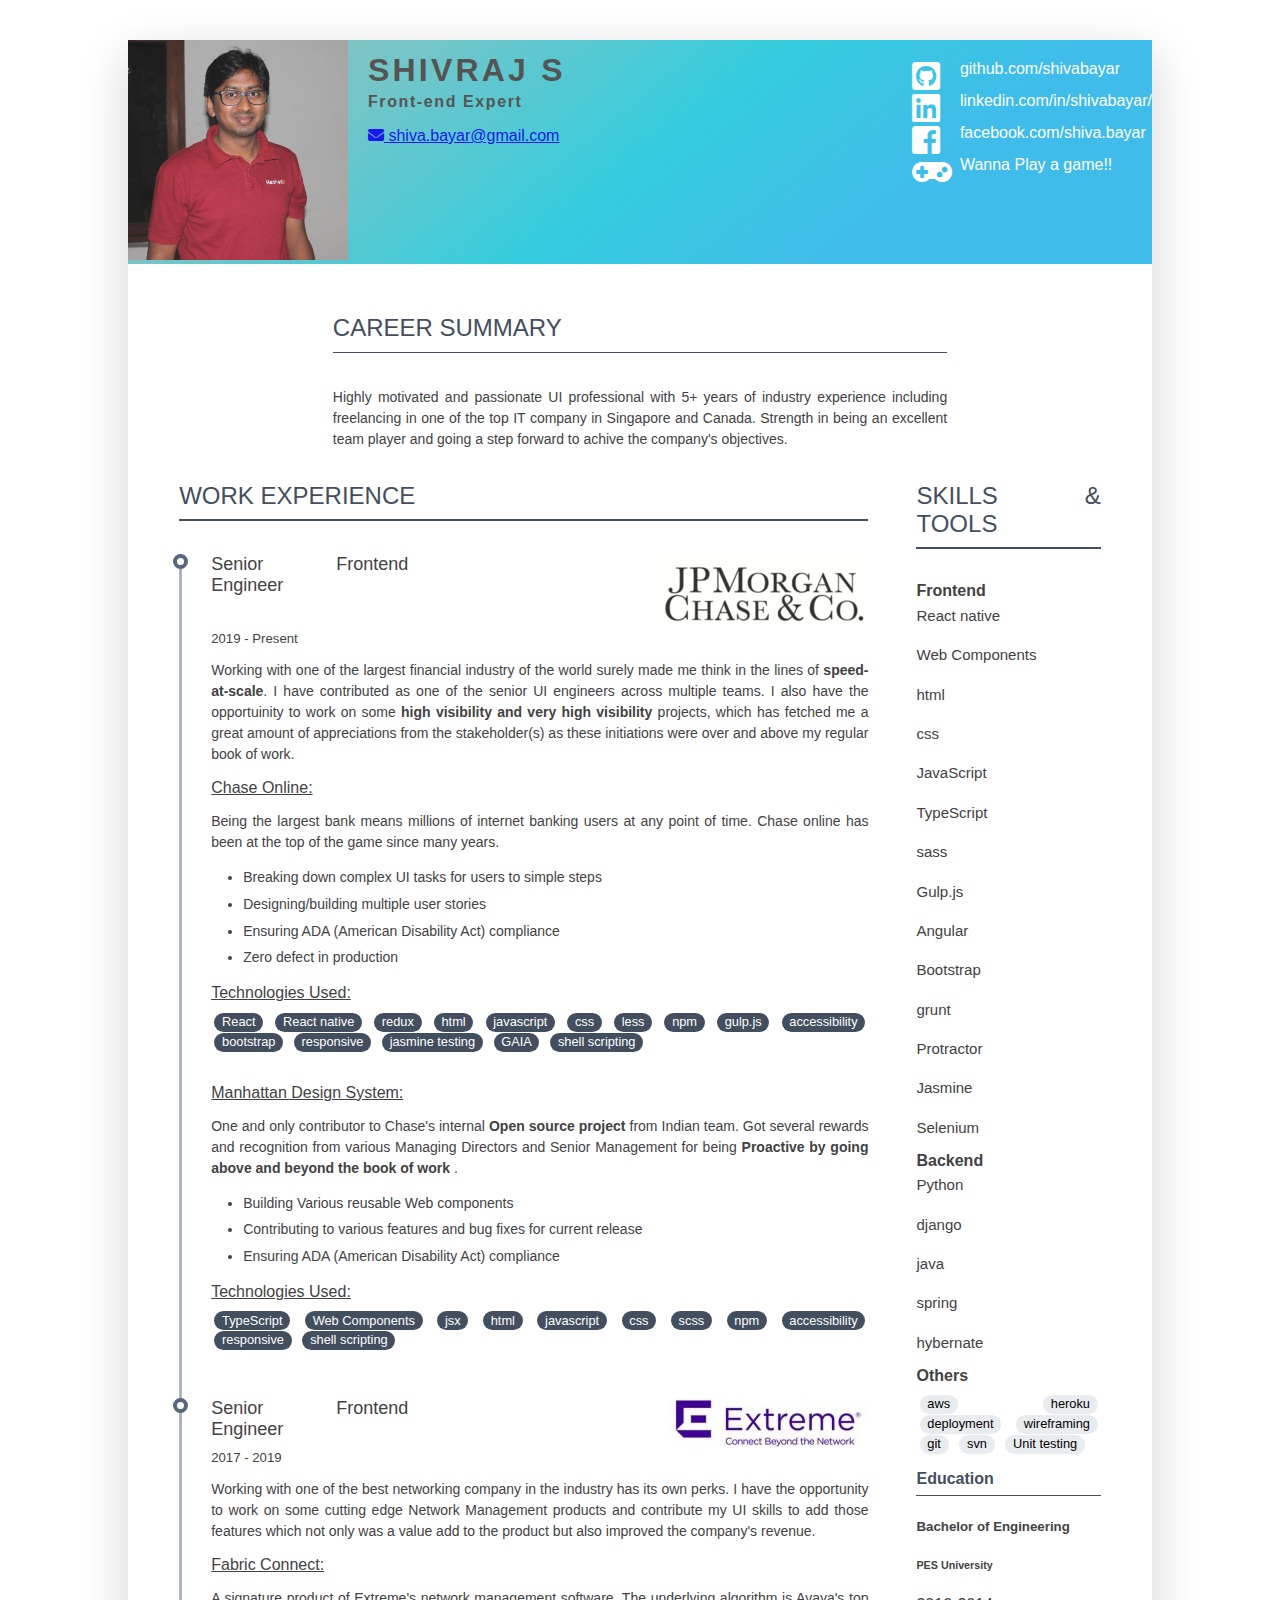
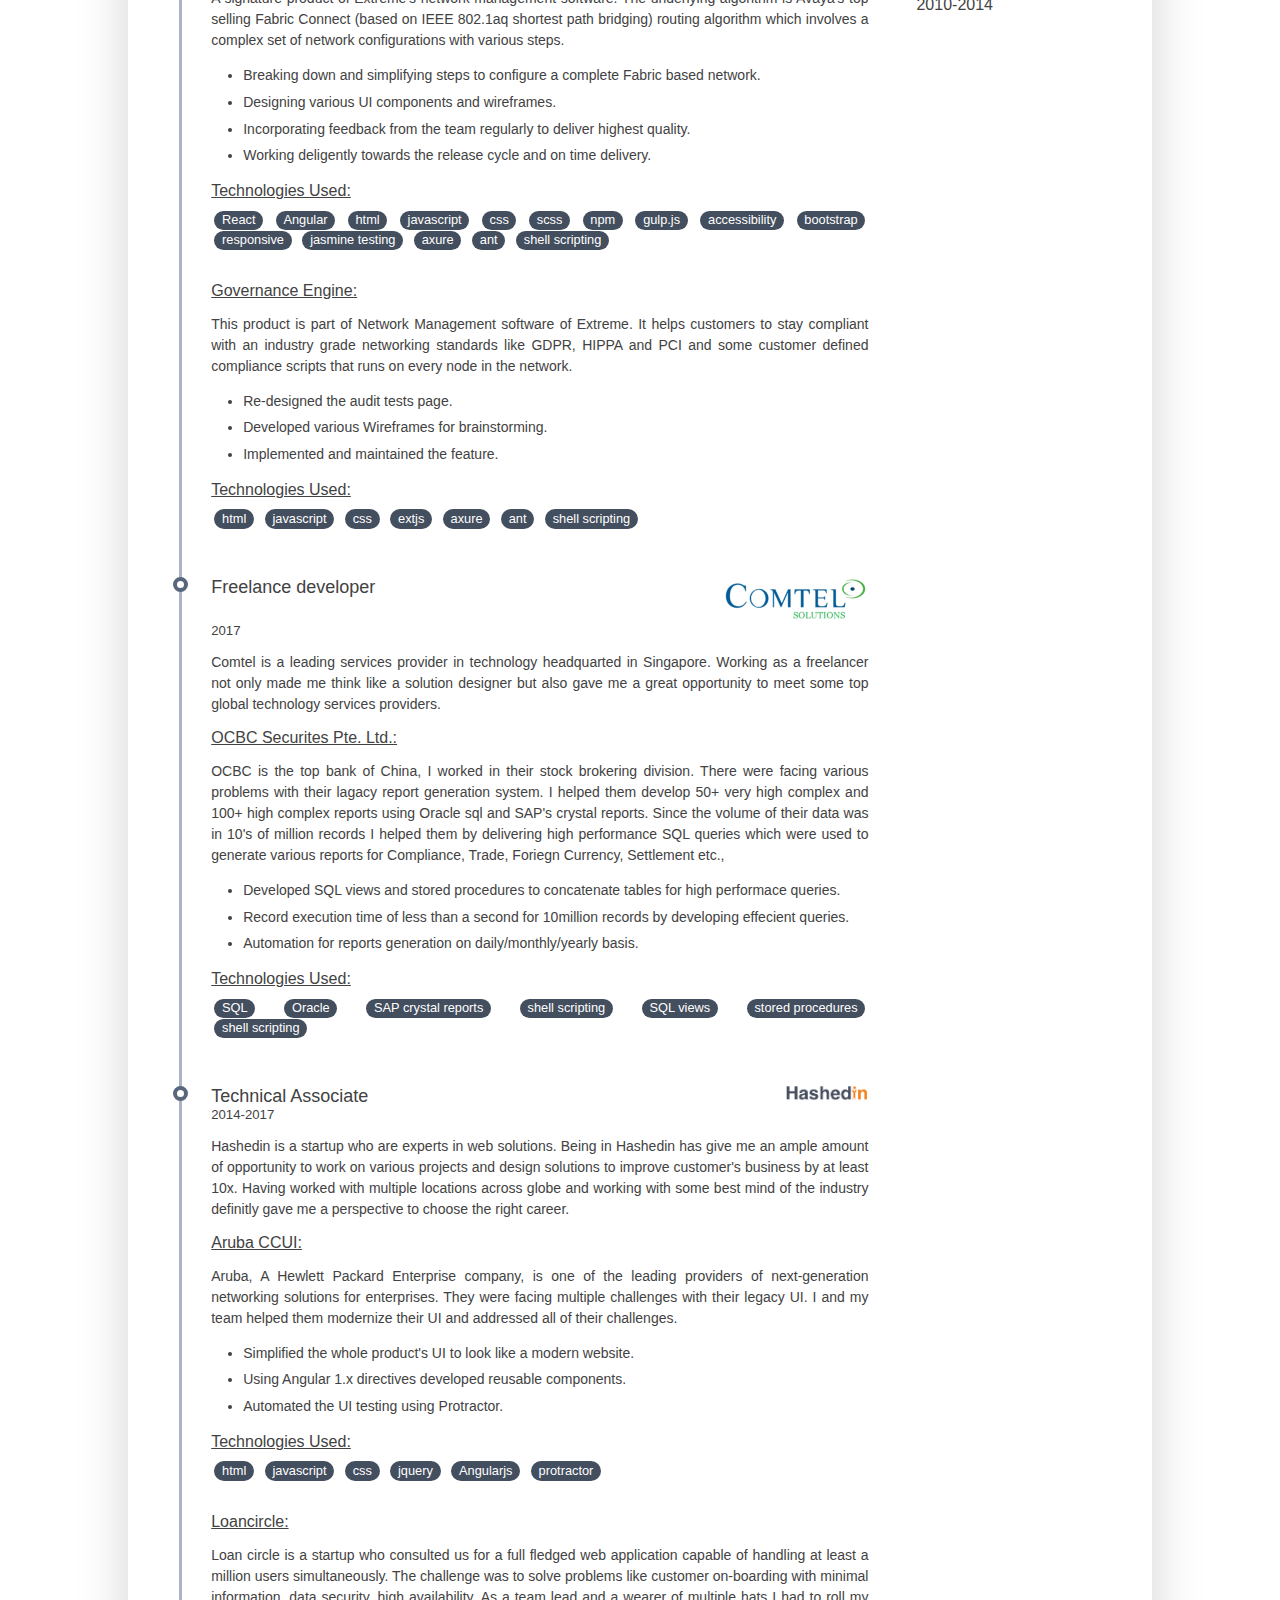
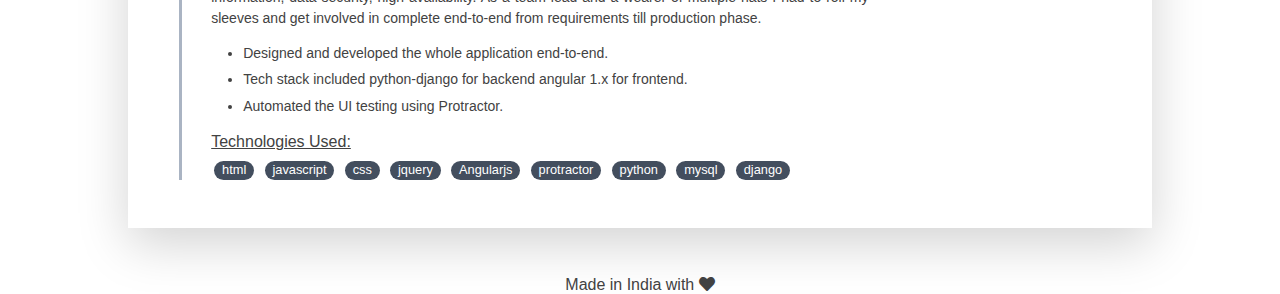
<file: index.html>
<!doctype html>
<html lang="en">
    <head>
        <meta charset="utf-8">
        <meta name="viewport" content="width=device-width,initial-scale=1">
        <meta http-equiv="X-UA-Compatible" content="IE=edge">
        <meta name="google-site-verification" content="r2wwjV1Fz1YocZSc2YK5r5wDdXc7JTESzg2lDReJnhY" />
        <title>Shivraj Portfolio</title>
        <link rel="icon" href="images/s.png">
        <link href="https://fonts.googleapis.com/css?family=Roboto:300,400,500" rel="stylesheet" type="text/css">
        <link rel="stylesheet" type="text/css" href="css/fonts/fontawesome/css/all.css">
        <link rel="stylesheet" type="text/css" href="css/main.css">
        <link rel="stylesheet" type="text/css" href="css/responsive.css">
        <link rel="stylesheet" href="https://stackpath.bootstrapcdn.com/bootstrap/4.2.1/css/bootstrap.min.css" integrity="sha384-GJzZqFGwb1QTTN6wy59ffF1BuGJpLSa9DkKMp0DgiMDm4iYMj70gZWKYbI706tWS" crossorigin="anonymous">
        <!-- TODO: Material Design -->
        <!-- TODO: Degesign to Reduce page length  -->
        <script data-ad-client="ca-pub-2455680753844736" async src="https://pagead2.googlesyndication.com/pagead/js/adsbygoogle.js"></script>
    </head>

    <body>
        <div class="resume">
            <header>
                    <nav class="navbar navbar-expand-lg navbar-light">
                            <button class="navbar-toggler" type="button" data-toggle="collapse"
                                data-target="#navbarNav" aria-controls="navbarNav" aria-expanded="false"
                                aria-label="Toggle navigation">
                                <span class="navbar-toggler-icon"></span>
                            </button>
                            <div class="collapse navbar-collapse" id="navbarNav">
                                <ul class="navbar-nav">
                                    <li class="nav-item active">
                                        <a class="nav-link" href="#work_experience">Work Experience</a>
                                    </li>
                                    <li class="nav-item">
                                        <a class="nav-link" href="#skill_set_container">Skills &amp; Tools</a>
                                    </li>
                                    <li class="nav-item">
                                        <a class="nav-link" href="#education">Education</a>
                                    </li>
                                </ul>
                            </div>
                        </nav>
                <!-- Header content -->
                <div class="header-container">
                    <div class="profile-photo">
                        <img id="logo" alt="Shivraj Srinivas Logo" src="images/profile.jpg">
                    </div>

                    <!-- <div id="menu">
                        <i class="fas fa-bars fa-2x"></i>
                    </div> -->

                    <div class="primary-info">
                        <h1 id="name" tabindex="0">
                            SHIVRAJ S
                        </h1>
                        <h4 id="title" tabindex="0">
                            Front-end Expert
                        </h4>
                        <ul>
                            <li>
                                <a target="_blank" rel="noopener noreferrer" 
                                    href="mailto:shiva.bayar@gmail.com">
                                    <i class="fas fa-envelope"></i>
                                    shiva.bayar@gmail.com
                                </a>
                            </li>
                        </ul>
                    </div>

                    <div class="social-media">
                        <ul>
                            <li>
                                <a class="social-media-icons" target="_blank" rel="noopener noreferrer" 
                                href="https://github.com/shivabayar">
                                    <i class="fab fa-github-square fa-2x"></i>
                                </a>
                                <a class="social-media-link" target="_blank" rel="noopener noreferrer" 
                                    href="https://github.com/shivabayar">
                                    github.com/shivabayar
                                </a>
                            </li>
                            <li>
                                <a class="social-media-icons" target="_blank" rel="noopener noreferrer" 
                                    href="https://www.linkedin.com/in/shivabayar/">
                                    <i class="fab fa-linkedin fa-2x"></i>
                                </a>
                                <a class="social-media-link" target="_blank" rel="noopener noreferrer" 
                                    href="https://www.linkedin.com/in/shivabayar/">
                                    linkedin.com/in/shivabayar/
                                </a>
                            </li>
                            <li>
                                <a class="social-media-icons" target="_blank" rel="noopener noreferrer" 
                                    href="https://www.facebook.com/shiva.bayar">
                                    <i class="fab fa-facebook-square fa-2x"></i>
                                </a>
                                <a class="social-media-link" target="_blank" rel="noopener noreferrer" 
                                    href="https://www.facebook.com/shiva.bayar">
                                    facebook.com/shiva.bayar
                                </a>
                            </li>
                            <li>
                                <a class="social-media-icons" target="_blank" rel="noopener noreferrer" 
                                    href="http://www.shivrajs.com/fend-project-memory-game">
                                    <i class="fas fa-gamepad fa-2x"></i>
                                </a>
                                <a class="social-media-link" target="_blank" rel="noopener noreferrer" 
                                    href="http://www.shivrajs.com/fend-project-memory-game">
                                    Wanna Play a game!!
                                </a>
                            </li>
                        </ul>
                    </div>
                </div>
            </header>

            <main>
                <!-- Main content -->
                <section id="career_section">
                    <h2 class="resume-title" tabindex="0">
                        Career Summary
                    </h2>
                    <div id='career_summary' tabindex="0">
                        <p tabindex="0">
                            Highly motivated and passionate UI professional with 5+ years of industry experience including
                            freelancing in one of the top IT company in Singapore and Canada. Strength in being an excellent
                            team player and going a step forward to achive the company's objectives.
                        </p>
                    </div>
                </section>
                <div id="resume_details_container">
                    <div id="work_experience">
                        <section>
                            <h2 class="resume-title" tabindex="0">
                                    Work Experience
                            </h2>
                            <div id="resume_timeline" tabindex="0">
                                <article class="job-details" tabindex="0">
                                    <div class="position-details">
                                        <h3 class="heavy-weight-font resume-position" tabindex="0">
                                            Senior Frontend Engineer
                                        </h3>
                                        <div class="light-weight-font company-name" tabindex="0">
                                            <!-- Extreme Networks -->
                                            <picture>
                                                <source media="(min-width: 910px)" srcset="images/JPMorgan-and-Chase-Logo-large.png">
                                                <source media="(min-width: 691px) and (max-width: 909px)"
                                                        srcset="images/JPMorgan-and-Chase-Logo-large.png">
                                                <source media="(max-width: 690px)" srcset="images/JPMorgan-and-Chase-Logo-small.png">
                                                <img src="images/JPMorgan-and-Chase-Logo-small.png" alt="Flowers" style="width:auto;">
                                            </picture>
                                        </div>
                                        <div class="medium-weight-font experience-year" tabindex="0">
                                            2019 - Present
                                        </div>
                                    </div>
                                    <p class="project-items-text" tabindex="0">
                                        Working with one of the largest financial industry of the world surely made me think in the lines of <strong>speed-at-scale</strong>. I have contributed as one of the senior UI engineers across multiple teams. I also have the opportuinity to work on some <strong>high visibility and very high visibility</strong> projects, which has fetched me a great amount of appreciations from the stakeholder(s) as these initiations were over and above my regular book of work.
                                    </p>
                                    <div class="job-description">
                                        <h4 class="medium-weight-font project-items-heading" tabindex="0">Chase Online:</h4>
                                        <p tabindex="0">
                                            Being the largest bank means millions of internet banking users at any point of time. Chase online has been at the top of the game since many years.
                                        </p>
                                        <ul class="project-items-list">
                                            <li>Breaking down complex UI tasks for users to simple steps</li>
                                            <li>Designing/building multiple user stories</li>
                                            <li>Ensuring ADA (American Disability Act) compliance</li>
                                            <li>Zero defect in production</li>
                                        </ul>
                                        <h4 class="medium-weight-font project-items-heading" tabindex="0">Technologies Used:</h4>
                                        <ul class="badges-list">
                                            <li><span class="badge">React</span></li>
                                            <li><span class="badge">React native</span></li>
                                            <li><span class="badge">redux</span></li>
                                            <li><span class="badge">html</span></li>
                                            <li><span class="badge">javascript</span></li>
                                            <li><span class="badge">css</span></li>
                                            <li><span class="badge">less</span></li>
                                            <li><span class="badge">npm</span></li>
                                            <li><span class="badge">gulp.js</span></li>
                                            <li><span class="badge">accessibility</span></li>
                                            <li><span class="badge">bootstrap</span></li>
                                            <li><span class="badge">responsive</span></li>
                                            <li><span class="badge">jasmine testing</span></li>
                                            <li><span class="badge">GAIA</span></li>
                                            <li><span class="badge">shell scripting</span></li>
                                        </ul>
                                    </div>
                                    <div class="job-description">
                                        <h4 class="medium-weight-font project-items-heading" tabindex="0">Manhattan Design System:</h4>
                                        <p tabindex="0">
                                            One and only contributor to Chase's internal <strong>Open source project</strong> from Indian team. Got several rewards and recognition from various Managing Directors and Senior Management for being <strong>Proactive by going above and beyond the book of work </strong>.
                                        </p>
                                        <ul class="project-items-list">
                                            <li>Building Various reusable Web components</li>
                                            <li>Contributing to various features and bug fixes for current release</li>
                                            <li>Ensuring ADA (American Disability Act) compliance</li>
                                        </ul>
                                        <h4 class="medium-weight-font project-items-heading" tabindex="0">Technologies Used:</h4>
                                        <ul class="badges-list">
                                            <li><span class="badge">TypeScript</span></li>
                                            <li><span class="badge">Web Components</span></li>
                                            <li><span class="badge">jsx</span></li>
                                            <li><span class="badge">html</span></li>
                                            <li><span class="badge">javascript</span></li>
                                            <li><span class="badge">css</span></li>
                                            <li><span class="badge">scss</span></li>
                                            <li><span class="badge">npm</span></li>
                                            <li><span class="badge">accessibility</span></li>
                                            <li><span class="badge">responsive</span></li>
                                            <li><span class="badge">shell scripting</span></li>
                                        </ul>
                                    </div>
                                </article>
                                <article class="job-details" tabindex="0">
                                    <div class="position-details">
                                        <h3 class="heavy-weight-font resume-position" tabindex="0">
                                            Senior Frontend Engineer
                                        </h3>
                                        <div class="light-weight-font company-name" tabindex="0">
                                            <!-- Extreme Networks -->
                                            <picture>
                                                <source media="(min-width: 910px)" srcset="images/extreme-large.jpg">
                                                <source media="(min-width: 691px) and (max-width: 909px)"
                                                        srcset="images/extreme-small.jpg">
                                                <source media="(max-width: 690px)" srcset="images/extreme-small.jpg">
                                                <img src="images/extreme-large.jpg" alt="Flowers" style="width:auto;">
                                            </picture>
                                        </div>
                                        <div class="medium-weight-font experience-year" tabindex="0">
                                            2017 - 2019
                                        </div>
                                    </div>
                                    <p class="project-items-text" tabindex="0">
                                        Working with one of the best networking company in the industry has its own perks.
                                        I have the opportunity to work on some cutting edge Network Management products and
                                        contribute my UI skills to add those features which not only was a value add to the 
                                        product but also improved the company's revenue.
                                    </p>
                                    <div class="job-description">
                                        <h4 class="medium-weight-font project-items-heading" tabindex="0">Fabric Connect:</h4>
                                        <p tabindex="0">
                                            A signature product of Extreme's network management software. The underlying 
                                            algorithm is Avaya's top selling Fabric Connect (based on IEEE 802.1aq shortest path bridging) 
                                            routing algorithm which involves a complex 
                                            set of network configurations with various steps.
                                        </p>
                                        <ul class="project-items-list">
                                            <li>Breaking down and simplifying steps to configure a complete Fabric based network.</li>
                                            <li>Designing various UI components and wireframes.</li>
                                            <li>Incorporating feedback from the team regularly to deliver highest quality.</li>
                                            <li>Working deligently towards the release cycle and on time delivery.</li>
                                        </ul>
                                        <h4 class="medium-weight-font project-items-heading" tabindex="0">Technologies Used:</h4>
                                        <ul class="badges-list">
                                            <li><span class="badge">React</span></li>
                                            <li><span class="badge">Angular</span></li>
                                            <li><span class="badge">html</span></li>
                                            <li><span class="badge">javascript</span></li>
                                            <li><span class="badge">css</span></li>
                                            <li><span class="badge">scss</span></li>
                                            <li><span class="badge">npm</span></li>
                                            <li><span class="badge">gulp.js</span></li>
                                            <li><span class="badge">accessibility</span></li>
                                            <li><span class="badge">bootstrap</span></li>
                                            <li><span class="badge">responsive</span></li>
                                            <li><span class="badge">jasmine testing</span></li>
                                            <li><span class="badge">axure</span></li>
                                            <li><span class="badge">ant</span></li>
                                            <li><span class="badge">shell scripting</span></li>
                                        </ul>
                                    </div>
                                    <div class="job-description">
                                        <h4 class="medium-weight-font project-items-heading" tabindex="0">Governance Engine:</h4>
                                        <p tabindex="0">
                                            This product is part of Network Management software of Extreme. 
                                            It helps customers to stay compliant with an industry grade networking standards
                                            like GDPR, HIPPA and PCI and some customer defined compliance scripts that runs
                                                on every node in the network.
                                        </p>
                                        <ul class="project-items-list">
                                            <li>Re-designed the audit tests page.</li>
                                            <li>Developed various Wireframes for brainstorming.</li>
                                            <li>Implemented and maintained the feature.</li>
                                        </ul>
                                        <h4 class="medium-weight-font project-items-heading" tabindex="0">Technologies Used:</h4>
                                        <ul class="badges-list">
                                            <li><span class="badge">html</span></li>
                                            <li><span class="badge">javascript</span></li>
                                            <li><span class="badge">css</span></li>
                                            <li><span class="badge">extjs</span></li>
                                            <li><span class="badge">axure</span></li>
                                            <li><span class="badge">ant</span></li>
                                            <li><span class="badge">shell scripting</span></li>
                                        </ul>
                                    </div>
                                </article>
                                <article class="job-details" tabindex="0">
                                    <div class="position-details">
                                        <h3 class="heavy-weight-font resume-position" tabindex="0">
                                            Freelance developer
                                        </h3>
                                        <div class="light-weight-font company-name" tabindex="0">
                                            <img id="comtel-logo" src="images/comtel-large.png"
                                            srcset="images/comtel-small 160w,
                                            images/comtel-large.png 1024w"
                                            sizes="472px" alt="Comtel Solutions Logo">
                                        </div>
                                        <div class="medium-weight-font experience-year" tabindex="0">
                                            2017
                                        </div>
                                    </div>
                                    <p class="project-items-text" tabindex="0">
                                        Comtel is a leading services provider in technology headquarted in Singapore. 
                                        Working as a freelancer not only made me think like a solution designer but 
                                        also gave me a great opportunity to meet some top global technology services 
                                        providers.
                                    </p>
                                    <div class="job-description">
                                        <h4 class="medium-weight-font project-items-heading" tabindex="0">OCBC Securites Pte. Ltd.:</h4>
                                        <p tabindex="0">
                                            OCBC is the top bank of China, I worked in their stock brokering division. 
                                            There were facing various problems with their lagacy report generation 
                                            system. I helped them develop 50+ very high complex and 100+ high complex reports 
                                            using Oracle sql and SAP's crystal reports. Since the volume of their data was in 
                                            10's of million records I helped them by delivering high performance SQL queries which 
                                            were used to generate various reports for Compliance, Trade, Foriegn Currency, Settlement etc.,
                                        </p>
                                        <ul class="project-items-list">
                                            <li>Developed SQL views and stored procedures to concatenate tables for high performace queries.</li>
                                            <li>Record execution time of less than a second for 10million records by developing effecient queries.</li>
                                            <li>Automation for reports generation on daily/monthly/yearly basis.</li>
                                        </ul>
                                        <h4 class="medium-weight-font project-items-heading" tabindex="0">Technologies Used:</h4>
                                        <ul class="badges-list">
                                            <li><span class="badge">SQL</span></li>
                                            <li><span class="badge">Oracle</span></li>
                                            <li><span class="badge">SAP crystal reports</span></li>
                                            <li><span class="badge">shell scripting</span></li>
                                            <li><span class="badge">SQL views</span></li>
                                            <li><span class="badge">stored procedures</span></li>
                                            <li><span class="badge">shell scripting</span></li>
                                        </ul>
                                    </div>
                                </article>
                                <article class="job-details" tabindex="0">
                                    <div class="position-details">
                                        <h3 class="heavy-weight-font resume-position" tabindex="0">
                                            Technical Associate
                                        </h3>
                                        <div class="light-weight-font company-name" tabindex="0">
                                            <img src="images/hashedin.png"
                                            srcset="images/comtel-small 160w,
                                            images/hashedin.png 1024w"
                                            sizes="472px" alt="Hashedin Logo">
                                        </div>
                                        <div class="medium-weight-font experience-year" tabindex="0">
                                            2014-2017
                                        </div>
                                    </div>
                                    <p class="project-items-text" tabindex="0">
                                        Hashedin is a startup who are experts in web solutions. Being in Hashedin has give 
                                        me an ample amount of opportunity to work on various projects and design solutions 
                                        to improve customer's business by at least 10x. Having worked with multiple locations 
                                        across globe and working with some best mind of the industry definitly gave me a perspective 
                                        to choose the right career.
                                    </p>
                                    <div class="job-description">
                                        <h4 class="medium-weight-font project-items-heading" tabindex="0">Aruba CCUI:</h4>
                                        <p tabindex="0">
                                                Aruba, A Hewlett Packard Enterprise company, is one of the leading 
                                                providers of next-generation networking solutions for enterprises. 
                                                They were facing multiple challenges with their legacy UI. I and
                                                my team helped them modernize their UI and addressed all of their challenges.
                                        </p>
                                        <ul class="project-items-list">
                                            <li>Simplified the whole product's UI to look like a modern website.</li>
                                            <li>Using Angular 1.x directives developed reusable components.</li>
                                            <li>Automated the UI testing using Protractor.</li>
                                        </ul>
                                        <h4 class="medium-weight-font project-items-heading" tabindex="0">Technologies Used:</h4>
                                        <ul class="badges-list">
                                            <li><span class="badge">html</span></li>
                                            <li><span class="badge">javascript</span></li>
                                            <li><span class="badge">css</span></li>
                                            <li><span class="badge">jquery</span></li>
                                            <li><span class="badge">Angularjs</span></li>
                                            <li><span class="badge">protractor</span></li>
                                        </ul>
                                    </div>
                                    <div class="job-description">
                                        <h4 class="medium-weight-font project-items-heading" tabindex="0">Loancircle:</h4>
                                        <p tabindex="0">
                                            Loan circle is a startup who consulted us for a full fledged 
                                            web application capable of handling at least a million users 
                                            simultaneously. The challenge was to solve problems like customer on-boarding with minimal information, data security, high availability. As a team lead and a wearer of multiple hats I had to roll my sleeves and get involved in complete end-to-end from requirements till production phase.
                                        </p>
                                        <ul class="project-items-list">
                                            <li>Designed and developed the whole application end-to-end.</li>
                                            <li>Tech stack included python-django for backend angular 1.x for frontend.</li>
                                            <li>Automated the UI testing using Protractor.</li>
                                        </ul>
                                        <h4 class="medium-weight-font project-items-heading" tabindex="0">Technologies Used:</h4>
                                        <ul class="badges-list">
                                            <li><span class="badge">html</span></li>
                                            <li><span class="badge">javascript</span></li>
                                            <li><span class="badge">css</span></li>
                                            <li><span class="badge">jquery</span></li>
                                            <li><span class="badge">Angularjs</span></li>
                                            <li><span class="badge">protractor</span></li>
                                            <li><span class="badge">python</span></li>
                                            <li><span class="badge">mysql</span></li>
                                            <li><span class="badge">django</span></li>
                                        </ul>
                                    </div>
                                </article>
                            </div>
                        </section>
                    </div>
                    <div id="skill_set_container">
                        <section>
                            <h2 class="resume-title" tabindex="0">
                                    Skills &amp; Tools
                            </h2>
                            <div>
                                <div class="skill-set-item">
                                    <h4>
                                        Frontend
                                    </h4>
                                    <ul>
                                        <li>
                                            <div class="skill-name">React native</div>
                                            <div class="progress">
                                                <div class="progress-bar" role="progressbar" style="width: 85%" aria-valuenow="85" aria-valuemin="0" aria-valuemax="100"></div>
                                            </div>
                                        </li>
                                        <li>
                                            <div class="skill-name">Web Components</div>
                                            <div class="progress">
                                                <div class="progress-bar" role="progressbar" style="width: 85%" aria-valuenow="85" aria-valuemin="0" aria-valuemax="100"></div>
                                            </div>
                                        </li>
                                        <li>
                                            <div class="skill-name">html</div>
                                            <div class="progress">
                                                <div class="progress-bar" role="progressbar" style="width: 85%" aria-valuenow="85" aria-valuemin="0" aria-valuemax="100"></div>
                                            </div>
                                        </li>
                                        <li>
                                            <div class="skill-name">css</div>
                                            <div class="progress">
                                                <div class="progress-bar" role="progressbar" style="width: 75%" aria-valuenow="75" aria-valuemin="0" aria-valuemax="100"></div>
                                            </div>
                                        </li>
                                        <li>
                                            <div class="skill-name">JavaScript</div>
                                            <div class="progress">
                                                <div class="progress-bar" role="progressbar" style="width: 85%" aria-valuenow="85" aria-valuemin="0" aria-valuemax="100"></div>
                                            </div>
                                        </li>
                                        <li>
                                            <div class="skill-name">TypeScript </div>
                                            <div class="progress">
                                                <div class="progress-bar" role="progressbar" style="width: 40%" aria-valuenow="40" aria-valuemin="0" aria-valuemax="100"></div>
                                            </div>
                                        </li>
                                        <li>
                                            <div class="skill-name">sass</div>
                                            <div class="progress">
                                                <div class="progress-bar" role="progressbar" style="width: 70%" aria-valuenow="70" aria-valuemin="0" aria-valuemax="100"></div>
                                            </div>
                                        </li>
                                        <li>
                                            <div class="skill-name">Gulp.js</div>
                                            <div class="progress">
                                                <div class="progress-bar" role="progressbar" style="width: 70%" aria-valuenow="70" aria-valuemin="0" aria-valuemax="100"></div>
                                            </div>
                                        </li>
                                        <li>
                                            <div class="skill-name">Angular</div>
                                            <div class="progress">
                                                <div class="progress-bar" role="progressbar" style="width: 60%" aria-valuenow="60" aria-valuemin="0" aria-valuemax="100"></div>
                                            </div>
                                        </li>
                                        <li>
                                            <div class="skill-name">Bootstrap</div>
                                            <div class="progress">
                                                <div class="progress-bar" role="progressbar" style="width: 70%" aria-valuenow="70" aria-valuemin="0" aria-valuemax="100"></div>
                                            </div>
                                        </li>
                                        <li>
                                            <div class="skill-name">grunt</div>
                                            <div class="progress">
                                                <div class="progress-bar" role="progressbar" style="width: 70%" aria-valuenow="70" aria-valuemin="0" aria-valuemax="100"></div>
                                            </div>
                                        </li>
                                        <li>
                                            <div class="skill-name">Protractor</div>
                                            <div class="progress">
                                                <div class="progress-bar" role="progressbar" style="width: 70%" aria-valuenow="70" aria-valuemin="0" aria-valuemax="100"></div>
                                            </div>
                                        </li>
                                        <li>
                                            <div class="skill-name">Jasmine</div>
                                            <div class="progress">
                                                <div class="progress-bar" role="progressbar" style="width: 70%" aria-valuenow="70" aria-valuemin="0" aria-valuemax="100"></div>
                                            </div>
                                        </li>
                                        <li>
                                            <div class="skill-name">Selenium</div>
                                            <div class="progress">
                                                <div class="progress-bar" role="progressbar" style="width: 70%" aria-valuenow="70" aria-valuemin="0" aria-valuemax="100"></div>
                                            </div>
                                        </li>
                                    </ul>
                                </div>
                                <div class="skill-set-item">
                                    <h4>
                                        Backend
                                    </h4>
                                    <ul>
                                        <li>
                                            <div class="skill-name"> Python </div>
                                            <div class="progress">
                                                <div class="progress-bar" role="progressbar" style="width: 60%" aria-valuenow="60" aria-valuemin="0" aria-valuemax="100"></div>
                                            </div>
                                        </li>
                                        <li>
                                            <div class="skill-name">django</div>
                                            <div class="progress">
                                                <div class="progress-bar" role="progressbar" style="width: 75%" aria-valuenow="75" aria-valuemin="0" aria-valuemax="100"></div>
                                            </div>
                                        </li>
                                        <li>
                                            <div class="skill-name">java</div>
                                            <div class="progress">
                                                <div class="progress-bar" role="progressbar" style="width: 75%" aria-valuenow="75" aria-valuemin="0" aria-valuemax="100"></div>
                                            </div>
                                        </li>
                                        <li>
                                            <div class="skill-name">spring</div>
                                            <div class="progress">
                                                <div class="progress-bar" role="progressbar" style="width: 75%" aria-valuenow="75" aria-valuemin="0" aria-valuemax="100"></div>
                                            </div>
                                        </li>
                                        <li>
                                            <div class="skill-name">hybernate</div>
                                            <div class="progress">
                                                <div class="progress-bar" role="progressbar" style="width: 75%" aria-valuenow="75" aria-valuemin="0" aria-valuemax="100"></div>
                                            </div>
                                        </li>
                                    </ul>
                                </div>
                                <div class="skill-set-item">
                                    <h4>
                                        Others
                                    </h4>
                                    <ul class="badges-list">
                                        <li><span class="badge">aws</span></li>
                                        <li><span class="badge">heroku</span></li>
                                        <li><span class="badge">deployment</span></li>
                                        <li><span class="badge">wireframing</span></li>
                                        <li><span class="badge">git</span></li>
                                        <li><span class="badge">svn</span></li>
                                        <li><span class="badge">Unit testing</span></li>
                                    </ul>
                                </div>
                                <div id="education" class="skill-set-item">
                                    <h4 class="resume-title" tabindex="0">
                                        Education
                                    </h4>
                                    <ul>
                                        <li>
                                            <h5>Bachelor of Engineering</h5>
                                            <h6>PES University</h6>
                                            <span>2010-2014</span>
                                        </li>
                                    </ul>
                                </div>
                            </div>
                        </section>
                    </div>
                </div>

            </main>
        </div>
        <footer>
            <!-- Footer Section -->
            Made in India with <i class="fas fa-heart"></i>
        </footer>
        <script src="https://code.jquery.com/jquery-3.3.1.slim.min.js" integrity="sha384-q8i/X+965DzO0rT7abK41JStQIAqVgRVzpbzo5smXKp4YfRvH+8abtTE1Pi6jizo" crossorigin="anonymous"></script>
        <script src="https://cdnjs.cloudflare.com/ajax/libs/popper.js/1.14.6/umd/popper.min.js" integrity="sha384-wHAiFfRlMFy6i5SRaxvfOCifBUQy1xHdJ/yoi7FRNXMRBu5WHdZYu1hA6ZOblgut" crossorigin="anonymous"></script>
        <script src="https://stackpath.bootstrapcdn.com/bootstrap/4.2.1/js/bootstrap.min.js" integrity="sha384-B0UglyR+jN6CkvvICOB2joaf5I4l3gm9GU6Hc1og6Ls7i6U/mkkaduKaBhlAXv9k" crossorigin="anonymous"></script>
        <script type="application/javascript"  charset="utf-8" src="sw_register.js"></script>
    </body>
</html>
</file>
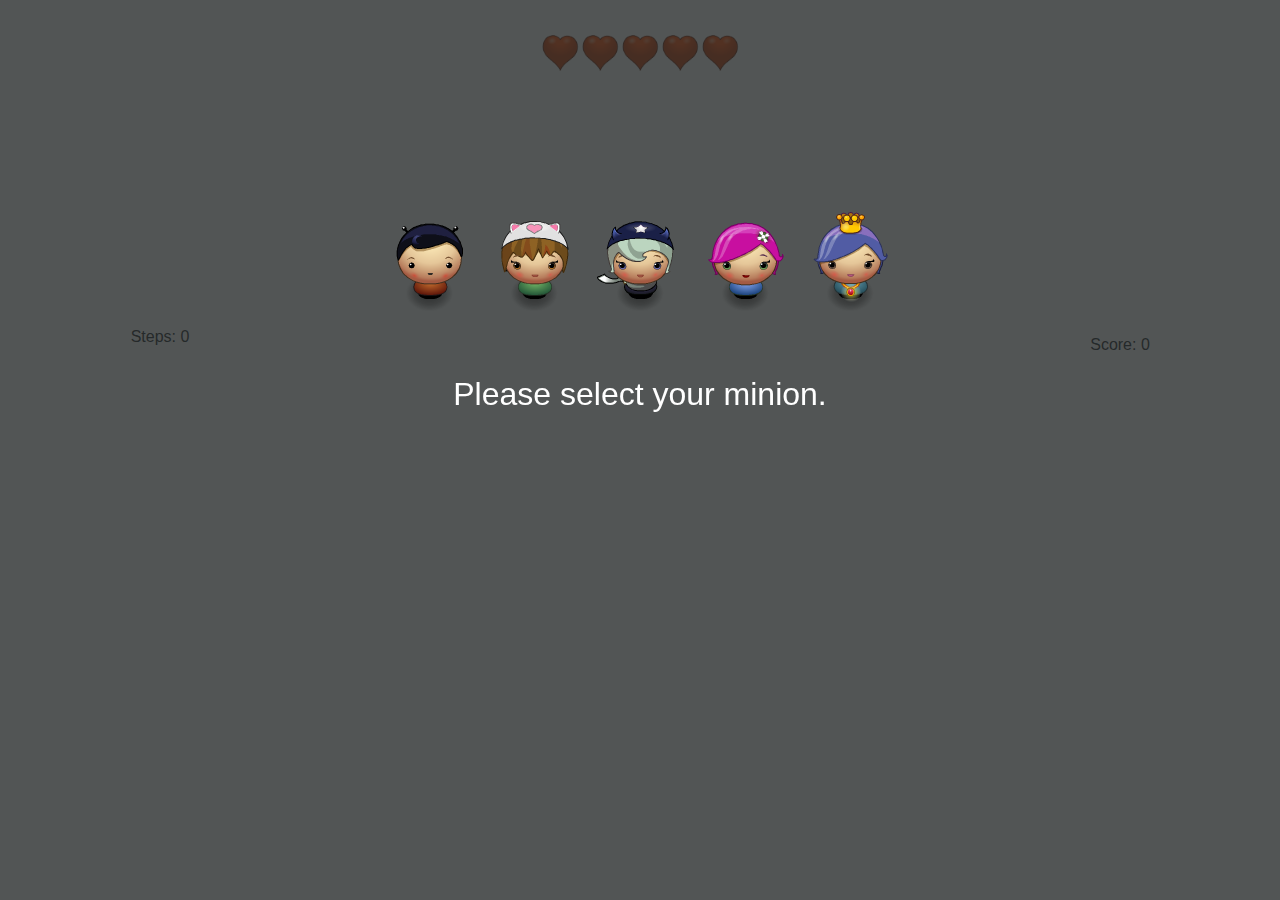
<file: arcade-game/index.html>
<!DOCTYPE html>
<html>
    <head>
        <meta charset="UTF-8">
        <meta name="viewport" content="width=device-width, initial-scale=1, shrink-to-fit=no">
        <title>Classic Minion Arcade</title>
        <link rel="icon" href="images/char-pink-girl.png">
        <link rel="stylesheet" href="css/style.css">
        <link rel="stylesheet" href="https://stackpath.bootstrapcdn.com/bootstrap/4.3.1/css/bootstrap.min.css" integrity="sha384-ggOyR0iXCbMQv3Xipma34MD+dH/1fQ784/j6cY/iJTQUOhcWr7x9JvoRxT2MZw1T" crossorigin="anonymous">
    </head>
    <body>
        <div class="overlay">
            <div id="characters">
                <img class="minion" src="images/char-boy.png" alt="char-boy">
                <img class="minion" src="images/char-cat-girl.png" alt="char-cat">
                <img class="minion" src="images/char-horn-girl.png" alt="char-horn">
                <img class="minion" src="images/char-pink-girl.png" alt="char-pink">
                <img class="minion" src="images/char-princess-girl.png" alt="char-princess">
            </div>
            <p>Please select your minion.</p>
        </div>
        <div class="overlay game-over">
            <button id='reset_btn' type="button" class="btn btn-primary btn-lg">Play Again!!!</button>
            <p id="game_over_text"></p>
        </div>
        <div id="heart_container">
            <div class="heart">
                <ul>
                    <li><img src="images/Heart.png" alt="heart"></li>
                    <li><img src="images/Heart.png" alt="heart"></li>
                    <li><img src="images/Heart.png" alt="heart"></li>
                    <li><img src="images/Heart.png" alt="heart"></li>
                    <li><img src="images/Heart.png" alt="heart"></li>
                </ul>
            </div>
        </div>
        <div id="game">
            <div id="steps">
                Steps:
                <span>
                    0
                </span>
            </div>
            <div id="canvas_container"></div>
            <div id="score">
                <p id="timer"></p>
                Score:
                <span>
                    0
                </span>
            </div>
        </div>
    </body>
    <script src="js/resources.js"></script>
    <script src="js/app.js"></script>
    <script src="js/engine.js"></script>
    <script src="https://code.jquery.com/jquery-3.3.1.slim.min.js" integrity="sha384-q8i/X+965DzO0rT7abK41JStQIAqVgRVzpbzo5smXKp4YfRvH+8abtTE1Pi6jizo" crossorigin="anonymous"></script>
    <script src="https://cdnjs.cloudflare.com/ajax/libs/popper.js/1.14.7/umd/popper.min.js" integrity="sha384-UO2eT0CpHqdSJQ6hJty5KVphtPhzWj9WO1clHTMGa3JDZwrnQq4sF86dIHNDz0W1" crossorigin="anonymous"></script>
    <script src="https://stackpath.bootstrapcdn.com/bootstrap/4.3.1/js/bootstrap.min.js" integrity="sha384-JjSmVgyd0p3pXB1rRibZUAYoIIy6OrQ6VrjIEaFf/nJGzIxFDsf4x0xIM+B07jRM" crossorigin="anonymous"></script>
</html>
</file>
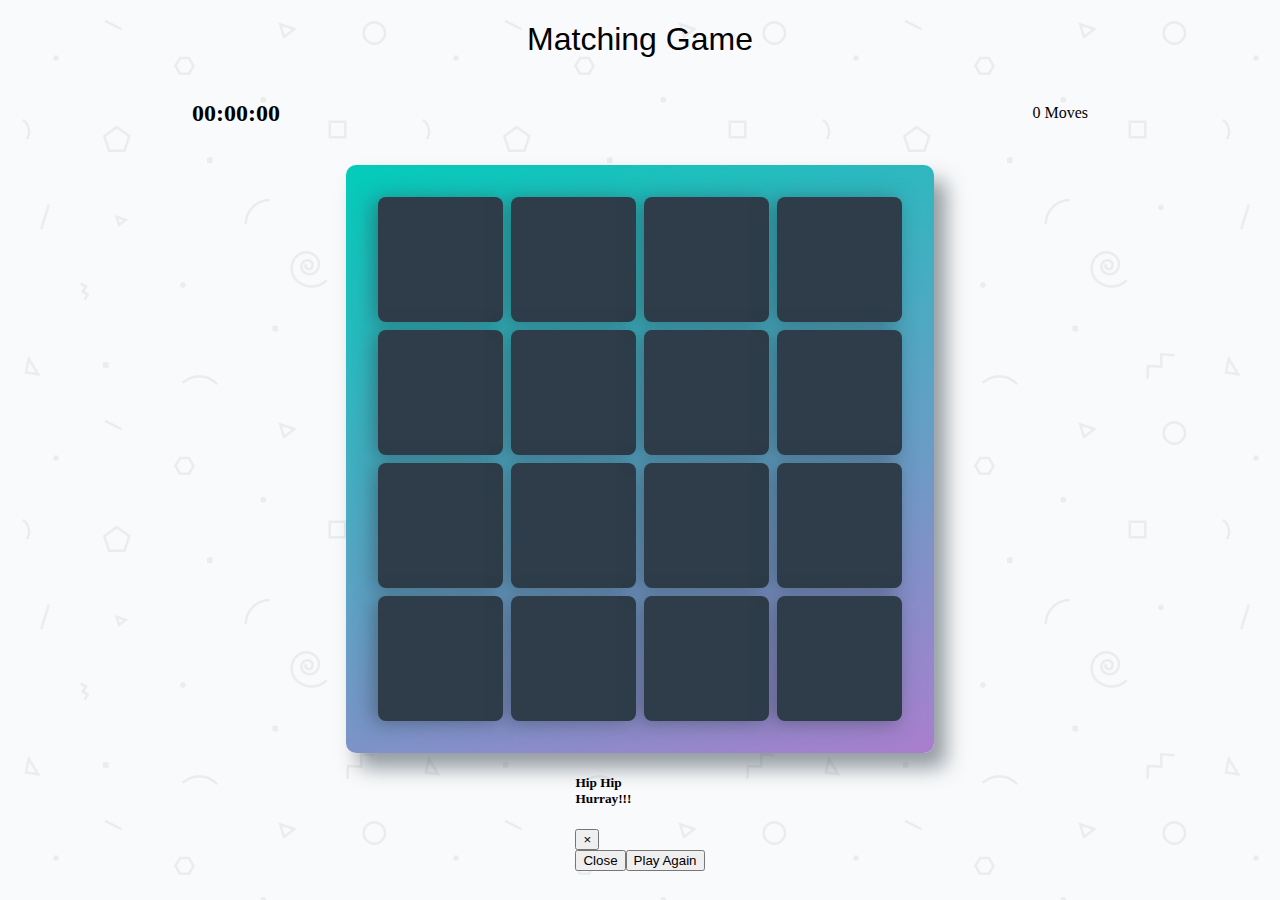
<file: fend-project-memory-game/index.html>
<!doctype html>
<html lang="en">
<head>
    <meta charset="utf-8">
    <title>Matching Game</title>
    <meta name="description" content="">
    <meta name="viewport" content="width=device-width,initial-scale=1">
    <link rel="icon" href="img/favicon.ico">
    <meta http-equiv="X-UA-Compatible" content="IE=edge">
    <link rel="stylesheet" href="https://use.fontawesome.com/releases/v5.7.2/css/all.css" integrity="sha384-fnmOCqbTlWIlj8LyTjo7mOUStjsKC4pOpQbqyi7RrhN7udi9RwhKkMHpvLbHG9Sr" crossorigin="anonymous">
    <link rel="stylesheet prefetch" href="https://fonts.googleapis.com/css?family=Coda">
    <link rel="stylesheet" href="https://maxcdn.bootstrapcdn.com/bootstrap/4.0.0/css/bootstrap.min.css" integrity="sha384-Gn5384xqQ1aoWXA+058RXPxPg6fy4IWvTNh0E263XmFcJlSAwiGgFAW/dAiS6JXm" crossorigin="anonymous">
    <link rel="stylesheet" href="css/app.css?v=1.3">
    <link rel="stylesheet" href="css/responsive.css?v=1.3">
</head>
<body>
    <div class="container">
        <canvas id="confeti" width="300" height="300" class="active"></canvas>

        <header>
            <h1>Matching Game</h1>
        </header>

        <div id="timer">
            <h2 id='display'><time>00:00:00</time></h2>
            <span id='moves_text'>
                <span class="moves">0</span> 
                Moves
            </span>
        </div>
        <div id="reload" class="restart">
            <section class="score-panel">
                <ul class="stars">
                    <li><i class="fa fa-star"></i></li>
                    <li><i class="fa fa-star"></i></li>
                    <li><i class="fa fa-star"></i></li>
                    <li><i class="fa fa-star"></i></li>
                    <li><i class="fa fa-star"></i></li>
                </ul>
            </section>
            <i class="fas fa-redo"></i>
        </div>

        <div class="deck"></div>
      
        <!-- Modal -->
        <div class="modal fade" id="winning-modal" tabindex="-1" role="dialog" aria-labelledby="exampleModalCenterTitle" aria-hidden="true">
            <div class="modal-dialog modal-dialog-centered" role="document">
                <div class="modal-content">
                    <div class="modal-header">
                        <h5 class="modal-title" >Hip Hip Hurray!!!</h5>
                        <button type="button" class="close" data-dismiss="modal" aria-label="Close">
                            <span aria-hidden="true">&times;</span>
                        </button>
                    </div>
                    <div class="modal-body">
                    <!-- congrats string -->
                    </div>
                    <div class="modal-footer">
                        <button type="button" class="btn btn-secondary" data-dismiss="modal">Close</button>
                        <button type="button" class="restart btn btn-primary">Play Again</button>
                    </div>
                </div>
            </div>
        </div>
    </div>
    <script src="https://code.jquery.com/jquery-3.2.1.slim.min.js" integrity="sha384-KJ3o2DKtIkvYIK3UENzmM7KCkRr/rE9/Qpg6aAZGJwFDMVNA/GpGFF93hXpG5KkN" crossorigin="anonymous"></script>
    <script src="https://cdnjs.cloudflare.com/ajax/libs/popper.js/1.12.9/umd/popper.min.js" integrity="sha384-ApNbgh9B+Y1QKtv3Rn7W3mgPxhU9K/ScQsAP7hUibX39j7fakFPskvXusvfa0b4Q" crossorigin="anonymous"></script>
    <script src="https://maxcdn.bootstrapcdn.com/bootstrap/4.0.0/js/bootstrap.min.js" integrity="sha384-JZR6Spejh4U02d8jOt6vLEHfe/JQGiRRSQQxSfFWpi1MquVdAyjUar5+76PVCmYl" crossorigin="anonymous"></script>
    <script src="js/app.js?v=1.2"></script>
    <script src="js/celebrations.js?v=1.2"></script>
</body>
</html>
</file>
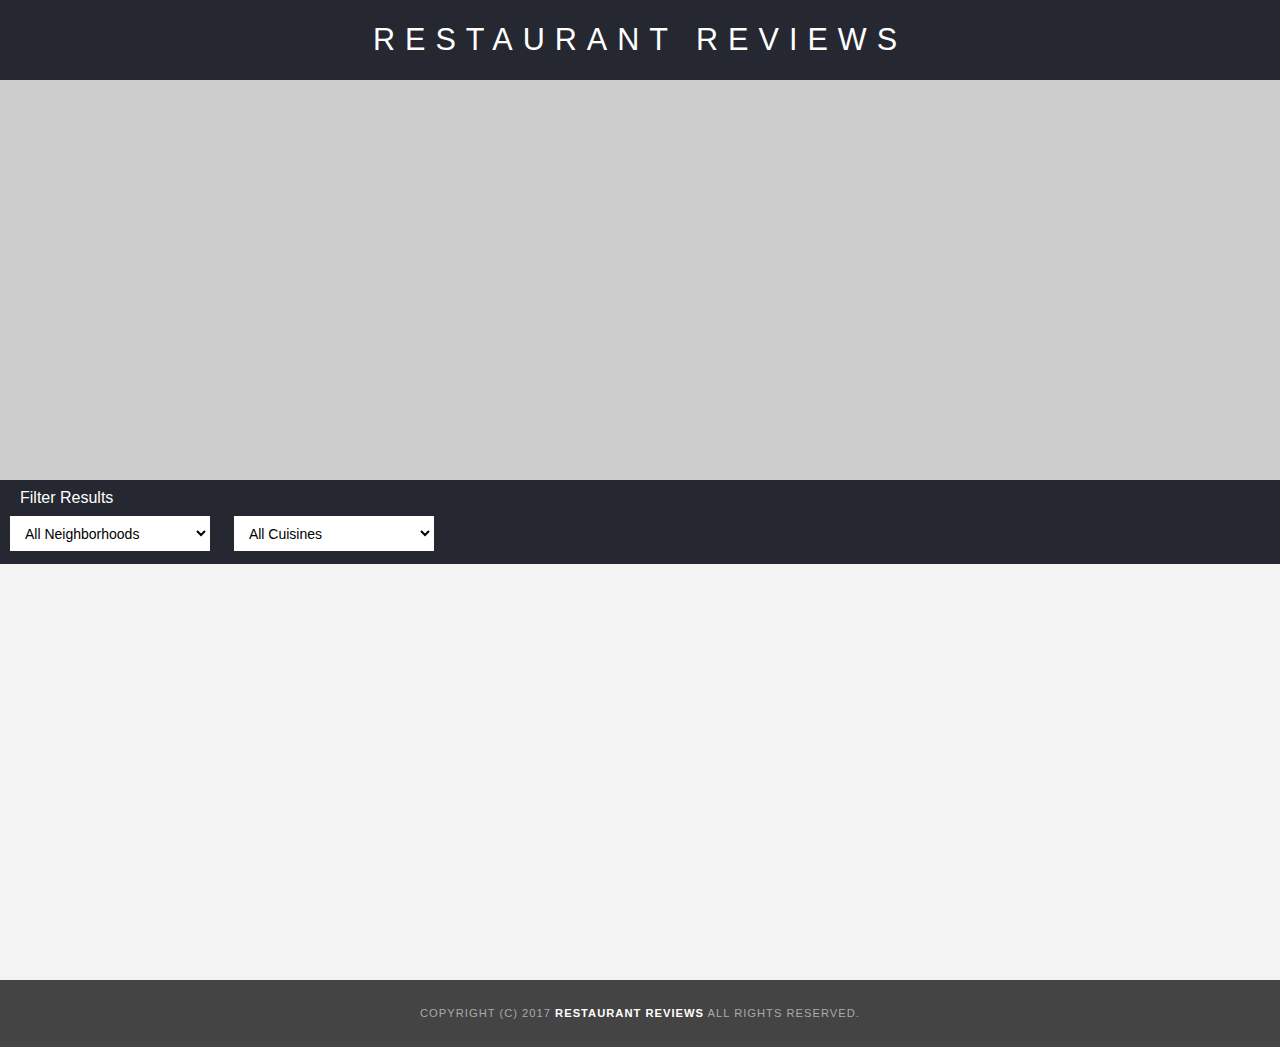
<file: restaurant-reviews-app/index.html>
<!DOCTYPE html>
<html lang='en'>
  <head>
    <meta name="viewport" content="width=device-width,initial-scale=1">
    <meta http-equiv="X-UA-Compatible" content="IE=edge">
    <link rel="stylesheet" src="//normalize-css.googlecode.com/svn/trunk/normalize.css" />
    <link rel="stylesheet" href="css/styles.css">
    <link rel="stylesheet" href="https://unpkg.com/leaflet@1.3.1/dist/leaflet.css" integrity="sha512-Rksm5RenBEKSKFjgI3a41vrjkw4EVPlJ3+OiI65vTjIdo9brlAacEuKOiQ5OFh7cOI1bkDwLqdLw3Zg0cRJAAQ==" crossorigin=""/>
    <title>Restaurant Reviews</title>
  </head>

  <body>
    <header>
      <nav>
        <h1><a href="/">Restaurant Reviews</a></h1>
      </nav>
    </header>

    <main id="maincontent">
      <section id="map-container">
        <div id="map" aria-label="Map of restaurants" role="application"></div>
      </section>
      <section>
        <div class="filter-options" aria-label="Filter Options">
          <h2>Filter Results</h2>
          <select id="neighborhoods-select" aria-label="Select Neighborhood" name="neighborhoods" onchange="updateRestaurants()">
            <option value="all">All Neighborhoods</option>
          </select>
          <select id="cuisines-select" name="cuisines" aria-label="Select Cuisine" onchange="updateRestaurants()">
            <option value="all">All Cuisines</option>
          </select>
        </div>
        <ul id="restaurants-list" aria-label="List of restaurants"></ul>
      </section>
    </main>
    <script src="https://unpkg.com/leaflet@1.3.1/dist/leaflet.js" integrity="sha512-/Nsx9X4HebavoBvEBuyp3I7od5tA0UzAxs+j83KgC8PU0kgB4XiK4Lfe4y4cgBtaRJQEIFCW+oC506aPT2L1zw==" crossorigin=""></script>
    <script type="application/javascript" charset="utf-8" src="js/dbhelper.js"></script>
    <script type="application/javascript" charset="utf-8" src="js/main.js"></script>
    <script type="application/javascript" charset="utf-8" src="js/serviceworker_register.js"></script>
    
    <!-- <script async defer src="https://maps.googleapis.com/maps/api/js?key=YOUR_GOOGLE_MAPS_API_KEY&libraries=places&callback=initMap"></script> -->


    <footer id="footer">
      Copyright (c) 2017 <a href="/"><strong>Restaurant Reviews</strong></a> All Rights Reserved.
    </footer>

  </body>

</html>
</file>
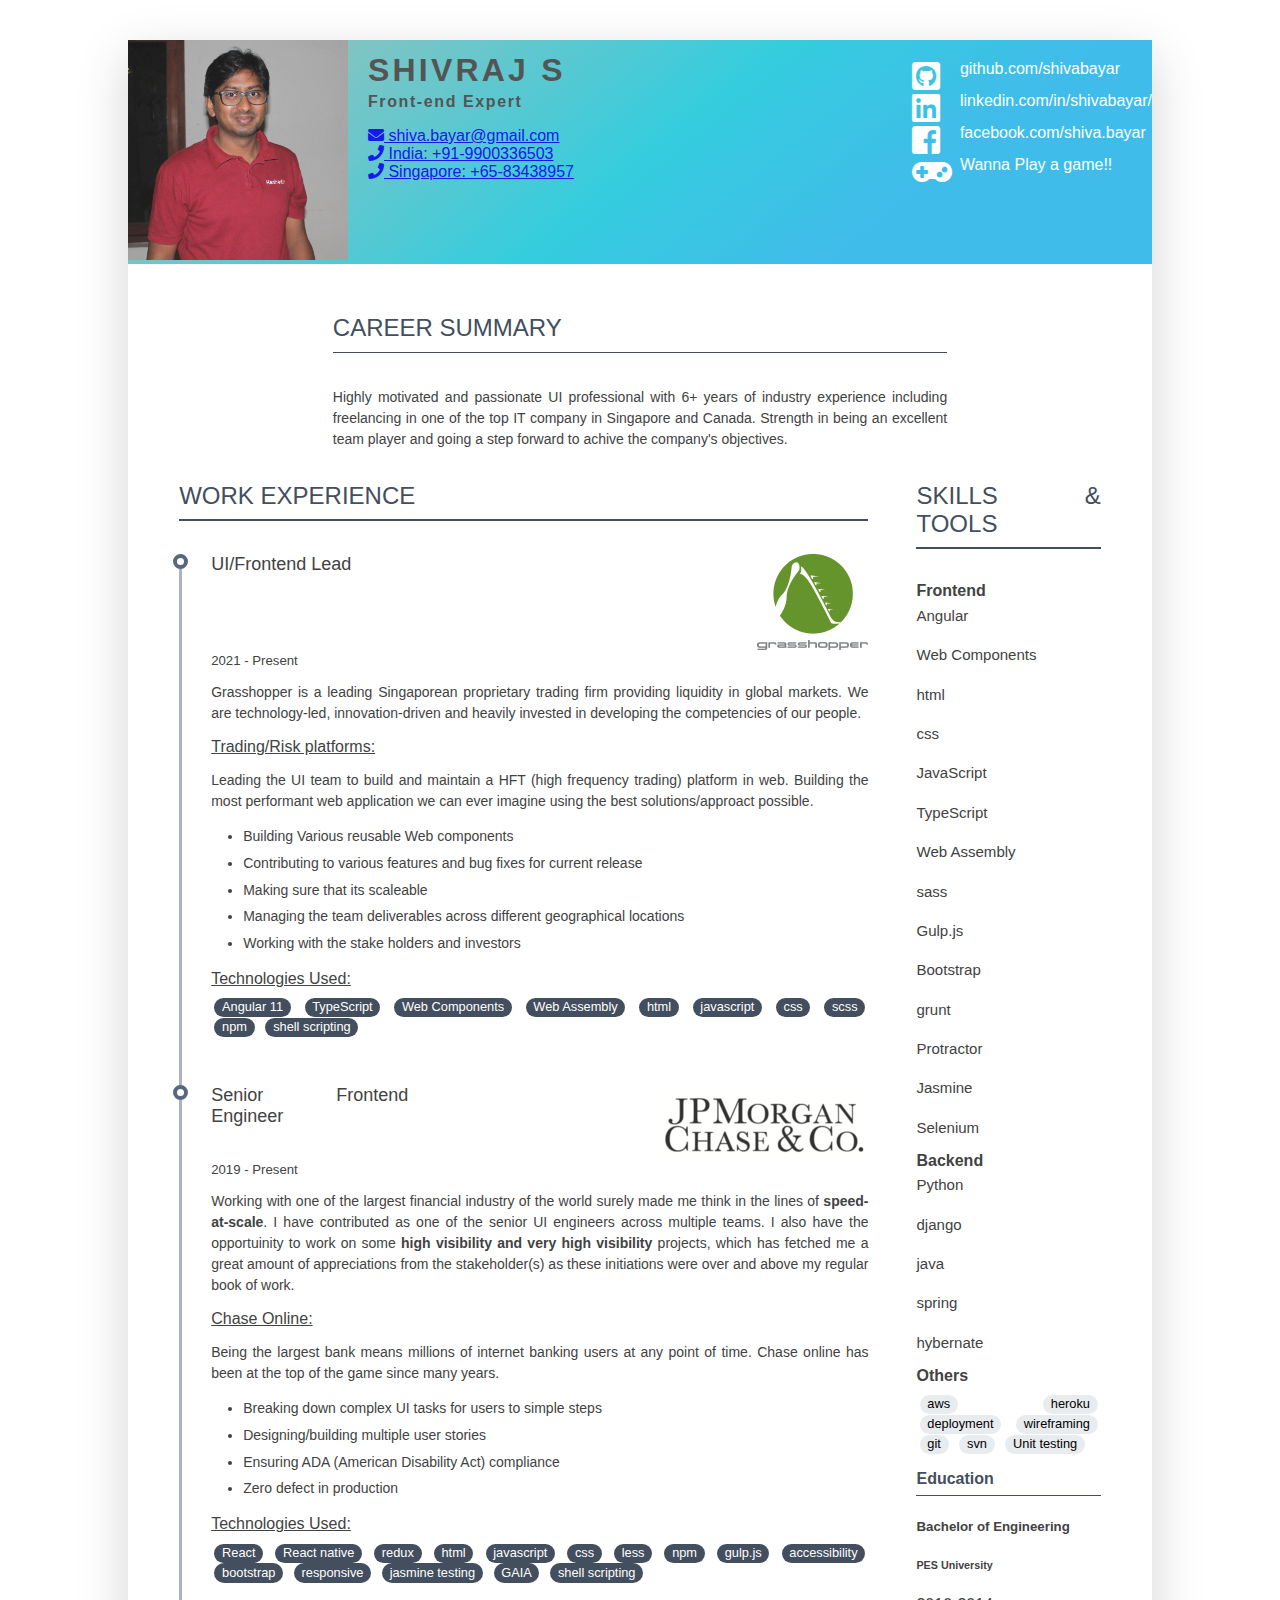
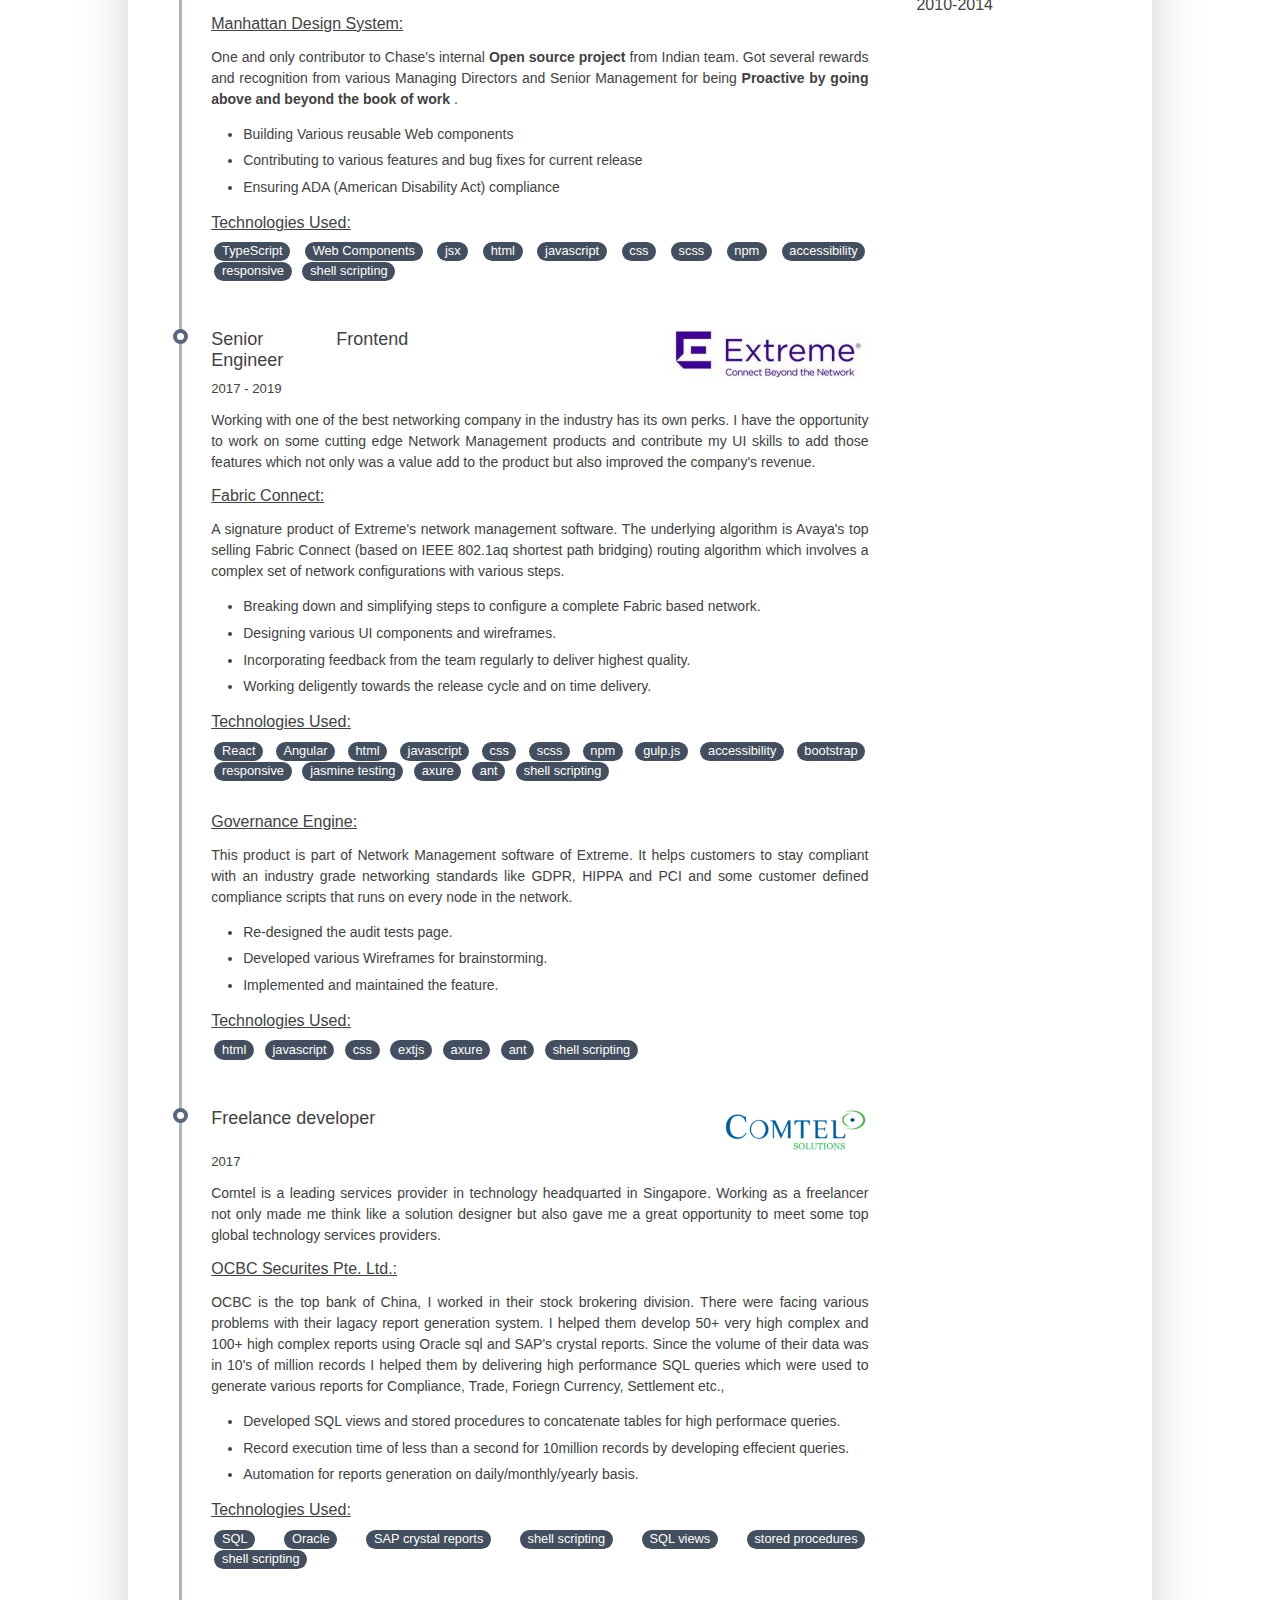
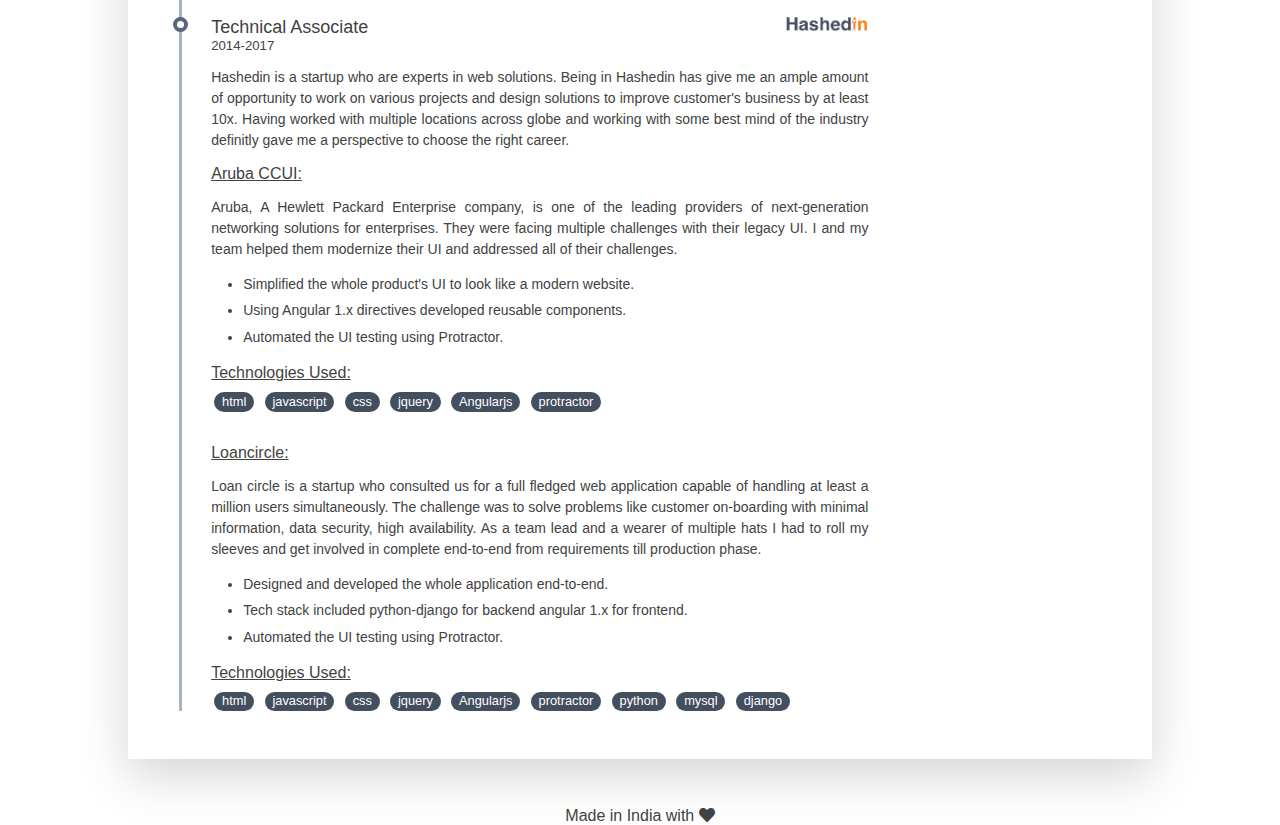
<file: index-1.0.html>
<!doctype html>
<html lang="en">
    <head>
        <meta charset="utf-8">
        <meta name="viewport" content="width=device-width,initial-scale=1">
        <meta http-equiv="X-UA-Compatible" content="IE=edge">
        <meta name="google-site-verification" content="r2wwjV1Fz1YocZSc2YK5r5wDdXc7JTESzg2lDReJnhY" />
        <title>Shivraj Portfolio</title>
        <link rel="icon" href="images/s.png">
        <link href="https://fonts.googleapis.com/css?family=Roboto:300,400,500" rel="stylesheet" type="text/css">
        <link rel="stylesheet" type="text/css" href="css/fonts/fontawesome/css/all.css">
        <link rel="stylesheet" type="text/css" href="css/main.css?v=1.0">
        <link rel="stylesheet" type="text/css" href="css/responsive.css?v=1.0">
        <link rel="stylesheet" href="https://stackpath.bootstrapcdn.com/bootstrap/4.2.1/css/bootstrap.min.css" integrity="sha384-GJzZqFGwb1QTTN6wy59ffF1BuGJpLSa9DkKMp0DgiMDm4iYMj70gZWKYbI706tWS" crossorigin="anonymous">
        <!-- TODO: Material Design -->
        <!-- TODO: Degesign to Reduce page length  -->
        <script data-ad-client="ca-pub-2455680753844736" async src="https://pagead2.googlesyndication.com/pagead/js/adsbygoogle.js"></script>
    </head>

    <body>
        <div class="resume">
            <header>
                    <nav class="navbar navbar-expand-lg navbar-light">
                            <button class="navbar-toggler" type="button" data-toggle="collapse"
                                data-target="#navbarNav" aria-controls="navbarNav" aria-expanded="false"
                                aria-label="Toggle navigation">
                                <span class="navbar-toggler-icon"></span>
                            </button>
                            <div class="collapse navbar-collapse" id="navbarNav">
                                <ul class="navbar-nav">
                                    <li class="nav-item active">
                                        <a class="nav-link" href="#work_experience">Work Experience</a>
                                    </li>
                                    <li class="nav-item">
                                        <a class="nav-link" href="#skill_set_container">Skills &amp; Tools</a>
                                    </li>
                                    <li class="nav-item">
                                        <a class="nav-link" href="#education">Education</a>
                                    </li>
                                </ul>
                            </div>
                        </nav>
                <!-- Header content -->
                <div class="header-container">
                    <div class="profile-photo">
                        <img id="logo" alt="Shivraj Srinivas Logo" src="images/profile.jpg">
                    </div>

                    <div class="primary-info">
                        <h1 id="name" tabindex="0">
                            SHIVRAJ S
                        </h1>
                        <h4 id="title" tabindex="0">
                            Front-end Expert
                        </h4>
                        <ul>
                            <li>
                                <a target="_blank" rel="noopener noreferrer" 
                                    href="mailto:shiva.bayar@gmail.com">
                                    <i class="fas fa-envelope"></i>
                                    shiva.bayar@gmail.com
                                </a>
                            </li>
                            <li>
                                <a target="_blank" rel="noopener noreferrer" 
                                    href="tel:+91-9900336503">
                                    <i class="fas fa-phone"></i>
                                    India: +91-9900336503
                                </a>
                            </li>
                            <li>
                                <a target="_blank" rel="noopener noreferrer" 
                                    href="tel:+65-83438957">
                                    <i class="fas fa-phone"></i>
                                    Singapore: +65-83438957
                                </a>
                            </li>
                        </ul>
                    </div>

                    <div class="social-media">
                        <ul>
                            <li>
                                <div>
                                    <a class="social-media-icons" target="_blank" rel="noopener noreferrer" 
                                        href="https://github.com/shivabayar">
                                            <i class="fab fa-github-square fa-2x"></i>
                                    </a>
                                </div>
                                <a class="social-media-link" target="_blank" rel="noopener noreferrer" 
                                    href="https://github.com/shivabayar">
                                    github.com/shivabayar
                                </a>
                            </li>
                            <li>
                                <div>
                                    <a class="social-media-icons" target="_blank" rel="noopener noreferrer" 
                                        href="https://www.linkedin.com/in/shivabayar/">
                                        <i class="fab fa-linkedin fa-2x"></i>
                                    </a>
                                </div>
                                <a class="social-media-link" target="_blank" rel="noopener noreferrer" 
                                    href="https://www.linkedin.com/in/shivabayar/">
                                    linkedin.com/in/shivabayar/
                                </a>
                            </li>
                            <li>
                                <div>
                                    <a class="social-media-icons" target="_blank" rel="noopener noreferrer" 
                                        href="https://www.facebook.com/shiva.bayar">
                                        <i class="fab fa-facebook-square fa-2x"></i>
                                    </a>
                                </div>
                                <a class="social-media-link" target="_blank" rel="noopener noreferrer" 
                                    href="https://www.facebook.com/shiva.bayar">
                                    facebook.com/shiva.bayar
                                </a>
                            </li>
                            <li>
                                <div>
                                    <a class="social-media-icons" target="_blank" rel="noopener noreferrer" 
                                        href="http://www.shivrajs.com/fend-project-memory-game">
                                        <i class="fas fa-gamepad fa-2x"></i>
                                    </a>
                                </div>
                                <a class="social-media-link" target="_blank" rel="noopener noreferrer" 
                                    href="http://www.shivrajs.com/fend-project-memory-game">
                                    Wanna Play a game!!
                                </a>
                            </li>
                        </ul>
                    </div>
                </div>
            </header>

            <main>
                <!-- Main content -->
                <section id="career_section">
                    <h2 class="resume-title" tabindex="0">
                        Career Summary
                    </h2>
                    <div id='career_summary' tabindex="0">
                        <p tabindex="0">
                            Highly motivated and passionate UI professional with 6+ years of industry experience including
                            freelancing in one of the top IT company in Singapore and Canada. Strength in being an excellent
                            team player and going a step forward to achive the company's objectives.
                        </p>
                    </div>
                </section>
                <div id="resume_details_container">
                    <div id="work_experience">
                        <section>
                            <h2 class="resume-title" tabindex="0">
                                    Work Experience
                            </h2>
                            <div id="resume_timeline" tabindex="0">
                                <article class="job-details" tabindex="0">
                                    <div class="position-details">
                                        <h3 class="heavy-weight-font resume-position" tabindex="0">
                                            UI/Frontend Lead
                                        </h3>
                                        <div class="light-weight-font company-name" tabindex="0">
                                            <picture>
                                                <source media="(min-width: 910px)" srcset="images/grasshopper.png">
                                                <source media="(min-width: 691px) and (max-width: 909px)"
                                                        srcset="images/grasshopper.png">
                                                <source media="(max-width: 690px)" srcset="images/grasshopper.png">
                                                <img src="images/grasshopper.png" alt="Flowers" style="width:auto;">
                                            </picture>
                                        </div>
                                        <div class="medium-weight-font experience-year" tabindex="0">
                                            2021 - Present
                                        </div>
                                    </div>
                                    <p class="project-items-text" tabindex="0">
                                        Grasshopper is a leading Singaporean proprietary trading firm providing liquidity in global markets. We are technology-led, innovation-driven and heavily invested in developing the competencies of our people.
                                    </p>
                                    <div class="job-description">
                                        <h4 class="medium-weight-font project-items-heading" tabindex="0">Trading/Risk platforms:</h4>
                                        <p tabindex="0">
                                            Leading the UI team to build and maintain a HFT (high frequency trading) platform in web. Building the most performant web application we can ever imagine using the best solutions/approact possible.
                                        </p>
                                        <ul class="project-items-list">
                                            <li>Building Various reusable Web components</li>
                                            <li>Contributing to various features and bug fixes for current release</li>
                                            <li>Making sure that its scaleable</li>
                                            <li>Managing the team deliverables across different geographical locations</li>
                                            <li>Working with the stake holders and investors</li>
                                        </ul>
                                        <h4 class="medium-weight-font project-items-heading" tabindex="0">Technologies Used:</h4>
                                        <ul class="badges-list">
                                            <li><span class="badge">Angular 11</span></li>
                                            <li><span class="badge">TypeScript</span></li>
                                            <li><span class="badge">Web Components</span></li>
                                            <li><span class="badge">Web Assembly</span></li>
                                            <li><span class="badge">html</span></li>
                                            <li><span class="badge">javascript</span></li>
                                            <li><span class="badge">css</span></li>
                                            <li><span class="badge">scss</span></li>
                                            <li><span class="badge">npm</span></li>
                                            <li><span class="badge">shell scripting</span></li>
                                        </ul>
                                    </div>
                                </article>
                                <article class="job-details" tabindex="0">
                                    <div class="position-details">
                                        <h3 class="heavy-weight-font resume-position" tabindex="0">
                                            Senior Frontend Engineer
                                        </h3>
                                        <div class="light-weight-font company-name" tabindex="0">
                                            <!-- Extreme Networks -->
                                            <picture>
                                                <source media="(min-width: 910px)" srcset="images/JPMorgan-and-Chase-Logo-large.png">
                                                <source media="(min-width: 691px) and (max-width: 909px)"
                                                        srcset="images/JPMorgan-and-Chase-Logo-large.png">
                                                <source media="(max-width: 690px)" srcset="images/JPMorgan-and-Chase-Logo-small.png">
                                                <img src="images/JPMorgan-and-Chase-Logo-small.png" alt="Flowers" style="width:auto;">
                                            </picture>
                                        </div>
                                        <div class="medium-weight-font experience-year" tabindex="0">
                                            2019 - Present
                                        </div>
                                    </div>
                                    <p class="project-items-text" tabindex="0">
                                        Working with one of the largest financial industry of the world surely made me think in the lines of <strong>speed-at-scale</strong>. I have contributed as one of the senior UI engineers across multiple teams. I also have the opportuinity to work on some <strong>high visibility and very high visibility</strong> projects, which has fetched me a great amount of appreciations from the stakeholder(s) as these initiations were over and above my regular book of work.
                                    </p>
                                    <div class="job-description">
                                        <h4 class="medium-weight-font project-items-heading" tabindex="0">Chase Online:</h4>
                                        <p tabindex="0">
                                            Being the largest bank means millions of internet banking users at any point of time. Chase online has been at the top of the game since many years.
                                        </p>
                                        <ul class="project-items-list">
                                            <li>Breaking down complex UI tasks for users to simple steps</li>
                                            <li>Designing/building multiple user stories</li>
                                            <li>Ensuring ADA (American Disability Act) compliance</li>
                                            <li>Zero defect in production</li>
                                        </ul>
                                        <h4 class="medium-weight-font project-items-heading" tabindex="0">Technologies Used:</h4>
                                        <ul class="badges-list">
                                            <li><span class="badge">React</span></li>
                                            <li><span class="badge">React native</span></li>
                                            <li><span class="badge">redux</span></li>
                                            <li><span class="badge">html</span></li>
                                            <li><span class="badge">javascript</span></li>
                                            <li><span class="badge">css</span></li>
                                            <li><span class="badge">less</span></li>
                                            <li><span class="badge">npm</span></li>
                                            <li><span class="badge">gulp.js</span></li>
                                            <li><span class="badge">accessibility</span></li>
                                            <li><span class="badge">bootstrap</span></li>
                                            <li><span class="badge">responsive</span></li>
                                            <li><span class="badge">jasmine testing</span></li>
                                            <li><span class="badge">GAIA</span></li>
                                            <li><span class="badge">shell scripting</span></li>
                                        </ul>
                                    </div>
                                    <div class="job-description">
                                        <h4 class="medium-weight-font project-items-heading" tabindex="0">Manhattan Design System:</h4>
                                        <p tabindex="0">
                                            One and only contributor to Chase's internal <strong>Open source project</strong> from Indian team. Got several rewards and recognition from various Managing Directors and Senior Management for being <strong>Proactive by going above and beyond the book of work </strong>.
                                        </p>
                                        <ul class="project-items-list">
                                            <li>Building Various reusable Web components</li>
                                            <li>Contributing to various features and bug fixes for current release</li>
                                            <li>Ensuring ADA (American Disability Act) compliance</li>
                                        </ul>
                                        <h4 class="medium-weight-font project-items-heading" tabindex="0">Technologies Used:</h4>
                                        <ul class="badges-list">
                                            <li><span class="badge">TypeScript</span></li>
                                            <li><span class="badge">Web Components</span></li>
                                            <li><span class="badge">jsx</span></li>
                                            <li><span class="badge">html</span></li>
                                            <li><span class="badge">javascript</span></li>
                                            <li><span class="badge">css</span></li>
                                            <li><span class="badge">scss</span></li>
                                            <li><span class="badge">npm</span></li>
                                            <li><span class="badge">accessibility</span></li>
                                            <li><span class="badge">responsive</span></li>
                                            <li><span class="badge">shell scripting</span></li>
                                        </ul>
                                    </div>
                                </article>
                                <article class="job-details" tabindex="0">
                                    <div class="position-details">
                                        <h3 class="heavy-weight-font resume-position" tabindex="0">
                                            Senior Frontend Engineer
                                        </h3>
                                        <div class="light-weight-font company-name" tabindex="0">
                                            <!-- Extreme Networks -->
                                            <picture>
                                                <source media="(min-width: 910px)" srcset="images/extreme-large.jpg">
                                                <source media="(min-width: 691px) and (max-width: 909px)"
                                                        srcset="images/extreme-small.jpg">
                                                <source media="(max-width: 690px)" srcset="images/extreme-small.jpg">
                                                <img src="images/extreme-large.jpg" alt="Flowers" style="width:auto;">
                                            </picture>
                                        </div>
                                        <div class="medium-weight-font experience-year" tabindex="0">
                                            2017 - 2019
                                        </div>
                                    </div>
                                    <p class="project-items-text" tabindex="0">
                                        Working with one of the best networking company in the industry has its own perks.
                                        I have the opportunity to work on some cutting edge Network Management products and
                                        contribute my UI skills to add those features which not only was a value add to the 
                                        product but also improved the company's revenue.
                                    </p>
                                    <div class="job-description">
                                        <h4 class="medium-weight-font project-items-heading" tabindex="0">Fabric Connect:</h4>
                                        <p tabindex="0">
                                            A signature product of Extreme's network management software. The underlying 
                                            algorithm is Avaya's top selling Fabric Connect (based on IEEE 802.1aq shortest path bridging) 
                                            routing algorithm which involves a complex 
                                            set of network configurations with various steps.
                                        </p>
                                        <ul class="project-items-list">
                                            <li>Breaking down and simplifying steps to configure a complete Fabric based network.</li>
                                            <li>Designing various UI components and wireframes.</li>
                                            <li>Incorporating feedback from the team regularly to deliver highest quality.</li>
                                            <li>Working deligently towards the release cycle and on time delivery.</li>
                                        </ul>
                                        <h4 class="medium-weight-font project-items-heading" tabindex="0">Technologies Used:</h4>
                                        <ul class="badges-list">
                                            <li><span class="badge">React</span></li>
                                            <li><span class="badge">Angular</span></li>
                                            <li><span class="badge">html</span></li>
                                            <li><span class="badge">javascript</span></li>
                                            <li><span class="badge">css</span></li>
                                            <li><span class="badge">scss</span></li>
                                            <li><span class="badge">npm</span></li>
                                            <li><span class="badge">gulp.js</span></li>
                                            <li><span class="badge">accessibility</span></li>
                                            <li><span class="badge">bootstrap</span></li>
                                            <li><span class="badge">responsive</span></li>
                                            <li><span class="badge">jasmine testing</span></li>
                                            <li><span class="badge">axure</span></li>
                                            <li><span class="badge">ant</span></li>
                                            <li><span class="badge">shell scripting</span></li>
                                        </ul>
                                    </div>
                                    <div class="job-description">
                                        <h4 class="medium-weight-font project-items-heading" tabindex="0">Governance Engine:</h4>
                                        <p tabindex="0">
                                            This product is part of Network Management software of Extreme. 
                                            It helps customers to stay compliant with an industry grade networking standards
                                            like GDPR, HIPPA and PCI and some customer defined compliance scripts that runs
                                                on every node in the network.
                                        </p>
                                        <ul class="project-items-list">
                                            <li>Re-designed the audit tests page.</li>
                                            <li>Developed various Wireframes for brainstorming.</li>
                                            <li>Implemented and maintained the feature.</li>
                                        </ul>
                                        <h4 class="medium-weight-font project-items-heading" tabindex="0">Technologies Used:</h4>
                                        <ul class="badges-list">
                                            <li><span class="badge">html</span></li>
                                            <li><span class="badge">javascript</span></li>
                                            <li><span class="badge">css</span></li>
                                            <li><span class="badge">extjs</span></li>
                                            <li><span class="badge">axure</span></li>
                                            <li><span class="badge">ant</span></li>
                                            <li><span class="badge">shell scripting</span></li>
                                        </ul>
                                    </div>
                                </article>
                                <article class="job-details" tabindex="0">
                                    <div class="position-details">
                                        <h3 class="heavy-weight-font resume-position" tabindex="0">
                                            Freelance developer
                                        </h3>
                                        <div class="light-weight-font company-name" tabindex="0">
                                            <img id="comtel-logo" src="images/comtel-large.png"
                                            srcset="images/comtel-small 160w,
                                            images/comtel-large.png 1024w"
                                            sizes="472px" alt="Comtel Solutions Logo">
                                        </div>
                                        <div class="medium-weight-font experience-year" tabindex="0">
                                            2017
                                        </div>
                                    </div>
                                    <p class="project-items-text" tabindex="0">
                                        Comtel is a leading services provider in technology headquarted in Singapore. 
                                        Working as a freelancer not only made me think like a solution designer but 
                                        also gave me a great opportunity to meet some top global technology services 
                                        providers.
                                    </p>
                                    <div class="job-description">
                                        <h4 class="medium-weight-font project-items-heading" tabindex="0">OCBC Securites Pte. Ltd.:</h4>
                                        <p tabindex="0">
                                            OCBC is the top bank of China, I worked in their stock brokering division. 
                                            There were facing various problems with their lagacy report generation 
                                            system. I helped them develop 50+ very high complex and 100+ high complex reports 
                                            using Oracle sql and SAP's crystal reports. Since the volume of their data was in 
                                            10's of million records I helped them by delivering high performance SQL queries which 
                                            were used to generate various reports for Compliance, Trade, Foriegn Currency, Settlement etc.,
                                        </p>
                                        <ul class="project-items-list">
                                            <li>Developed SQL views and stored procedures to concatenate tables for high performace queries.</li>
                                            <li>Record execution time of less than a second for 10million records by developing effecient queries.</li>
                                            <li>Automation for reports generation on daily/monthly/yearly basis.</li>
                                        </ul>
                                        <h4 class="medium-weight-font project-items-heading" tabindex="0">Technologies Used:</h4>
                                        <ul class="badges-list">
                                            <li><span class="badge">SQL</span></li>
                                            <li><span class="badge">Oracle</span></li>
                                            <li><span class="badge">SAP crystal reports</span></li>
                                            <li><span class="badge">shell scripting</span></li>
                                            <li><span class="badge">SQL views</span></li>
                                            <li><span class="badge">stored procedures</span></li>
                                            <li><span class="badge">shell scripting</span></li>
                                        </ul>
                                    </div>
                                </article>
                                <article class="job-details" tabindex="0">
                                    <div class="position-details">
                                        <h3 class="heavy-weight-font resume-position" tabindex="0">
                                            Technical Associate
                                        </h3>
                                        <div class="light-weight-font company-name" tabindex="0">
                                            <img src="images/hashedin.png"
                                            srcset="images/comtel-small 160w,
                                            images/hashedin.png 1024w"
                                            sizes="472px" alt="Hashedin Logo">
                                        </div>
                                        <div class="medium-weight-font experience-year" tabindex="0">
                                            2014-2017
                                        </div>
                                    </div>
                                    <p class="project-items-text" tabindex="0">
                                        Hashedin is a startup who are experts in web solutions. Being in Hashedin has give 
                                        me an ample amount of opportunity to work on various projects and design solutions 
                                        to improve customer's business by at least 10x. Having worked with multiple locations 
                                        across globe and working with some best mind of the industry definitly gave me a perspective 
                                        to choose the right career.
                                    </p>
                                    <div class="job-description">
                                        <h4 class="medium-weight-font project-items-heading" tabindex="0">Aruba CCUI:</h4>
                                        <p tabindex="0">
                                                Aruba, A Hewlett Packard Enterprise company, is one of the leading 
                                                providers of next-generation networking solutions for enterprises. 
                                                They were facing multiple challenges with their legacy UI. I and
                                                my team helped them modernize their UI and addressed all of their challenges.
                                        </p>
                                        <ul class="project-items-list">
                                            <li>Simplified the whole product's UI to look like a modern website.</li>
                                            <li>Using Angular 1.x directives developed reusable components.</li>
                                            <li>Automated the UI testing using Protractor.</li>
                                        </ul>
                                        <h4 class="medium-weight-font project-items-heading" tabindex="0">Technologies Used:</h4>
                                        <ul class="badges-list">
                                            <li><span class="badge">html</span></li>
                                            <li><span class="badge">javascript</span></li>
                                            <li><span class="badge">css</span></li>
                                            <li><span class="badge">jquery</span></li>
                                            <li><span class="badge">Angularjs</span></li>
                                            <li><span class="badge">protractor</span></li>
                                        </ul>
                                    </div>
                                    <div class="job-description">
                                        <h4 class="medium-weight-font project-items-heading" tabindex="0">Loancircle:</h4>
                                        <p tabindex="0">
                                            Loan circle is a startup who consulted us for a full fledged 
                                            web application capable of handling at least a million users 
                                            simultaneously. The challenge was to solve problems like customer on-boarding with minimal information, data security, high availability. As a team lead and a wearer of multiple hats I had to roll my sleeves and get involved in complete end-to-end from requirements till production phase.
                                        </p>
                                        <ul class="project-items-list">
                                            <li>Designed and developed the whole application end-to-end.</li>
                                            <li>Tech stack included python-django for backend angular 1.x for frontend.</li>
                                            <li>Automated the UI testing using Protractor.</li>
                                        </ul>
                                        <h4 class="medium-weight-font project-items-heading" tabindex="0">Technologies Used:</h4>
                                        <ul class="badges-list">
                                            <li><span class="badge">html</span></li>
                                            <li><span class="badge">javascript</span></li>
                                            <li><span class="badge">css</span></li>
                                            <li><span class="badge">jquery</span></li>
                                            <li><span class="badge">Angularjs</span></li>
                                            <li><span class="badge">protractor</span></li>
                                            <li><span class="badge">python</span></li>
                                            <li><span class="badge">mysql</span></li>
                                            <li><span class="badge">django</span></li>
                                        </ul>
                                    </div>
                                </article>
                            </div>
                        </section>
                    </div>
                    <div id="skill_set_container">
                        <section>
                            <h2 class="resume-title" tabindex="0">
                                    Skills &amp; Tools
                            </h2>
                            <div>
                                <div class="skill-set-item">
                                    <h4>
                                        Frontend
                                    </h4>
                                    <ul>
                                        <li>
                                            <div class="skill-name">Angular</div>
                                            <div class="progress">
                                                <div class="progress-bar" role="progressbar" style="width: 85%" aria-valuenow="85" aria-valuemin="0" aria-valuemax="100"></div>
                                            </div>
                                        </li>
                                        <li>
                                            <div class="skill-name">Web Components</div>
                                            <div class="progress">
                                                <div class="progress-bar" role="progressbar" style="width: 85%" aria-valuenow="85" aria-valuemin="0" aria-valuemax="100"></div>
                                            </div>
                                        </li>
                                        <li>
                                            <div class="skill-name">html</div>
                                            <div class="progress">
                                                <div class="progress-bar" role="progressbar" style="width: 85%" aria-valuenow="85" aria-valuemin="0" aria-valuemax="100"></div>
                                            </div>
                                        </li>
                                        <li>
                                            <div class="skill-name">css</div>
                                            <div class="progress">
                                                <div class="progress-bar" role="progressbar" style="width: 75%" aria-valuenow="75" aria-valuemin="0" aria-valuemax="100"></div>
                                            </div>
                                        </li>
                                        <li>
                                            <div class="skill-name">JavaScript</div>
                                            <div class="progress">
                                                <div class="progress-bar" role="progressbar" style="width: 85%" aria-valuenow="85" aria-valuemin="0" aria-valuemax="100"></div>
                                            </div>
                                        </li>
                                        <li>
                                            <div class="skill-name">TypeScript </div>
                                            <div class="progress">
                                                <div class="progress-bar" role="progressbar" style="width: 85%" aria-valuenow="85" aria-valuemin="0" aria-valuemax="100"></div>
                                            </div>
                                        </li>
                                        <li>
                                            <div class="skill-name">Web Assembly </div>
                                            <div class="progress">
                                                <div class="progress-bar" role="progressbar" style="width: 40%" aria-valuenow="40" aria-valuemin="0" aria-valuemax="100"></div>
                                            </div>
                                        </li>
                                        <li>
                                            <div class="skill-name">sass</div>
                                            <div class="progress">
                                                <div class="progress-bar" role="progressbar" style="width: 70%" aria-valuenow="70" aria-valuemin="0" aria-valuemax="100"></div>
                                            </div>
                                        </li>
                                        <li>
                                            <div class="skill-name">Gulp.js</div>
                                            <div class="progress">
                                                <div class="progress-bar" role="progressbar" style="width: 70%" aria-valuenow="70" aria-valuemin="0" aria-valuemax="100"></div>
                                            </div>
                                        </li>
                                        <li>
                                            <div class="skill-name">Bootstrap</div>
                                            <div class="progress">
                                                <div class="progress-bar" role="progressbar" style="width: 70%" aria-valuenow="70" aria-valuemin="0" aria-valuemax="100"></div>
                                            </div>
                                        </li>
                                        <li>
                                            <div class="skill-name">grunt</div>
                                            <div class="progress">
                                                <div class="progress-bar" role="progressbar" style="width: 70%" aria-valuenow="70" aria-valuemin="0" aria-valuemax="100"></div>
                                            </div>
                                        </li>
                                        <li>
                                            <div class="skill-name">Protractor</div>
                                            <div class="progress">
                                                <div class="progress-bar" role="progressbar" style="width: 70%" aria-valuenow="70" aria-valuemin="0" aria-valuemax="100"></div>
                                            </div>
                                        </li>
                                        <li>
                                            <div class="skill-name">Jasmine</div>
                                            <div class="progress">
                                                <div class="progress-bar" role="progressbar" style="width: 70%" aria-valuenow="70" aria-valuemin="0" aria-valuemax="100"></div>
                                            </div>
                                        </li>
                                        <li>
                                            <div class="skill-name">Selenium</div>
                                            <div class="progress">
                                                <div class="progress-bar" role="progressbar" style="width: 70%" aria-valuenow="70" aria-valuemin="0" aria-valuemax="100"></div>
                                            </div>
                                        </li>
                                    </ul>
                                </div>
                                <div class="skill-set-item">
                                    <h4>
                                        Backend
                                    </h4>
                                    <ul>
                                        <li>
                                            <div class="skill-name"> Python </div>
                                            <div class="progress">
                                                <div class="progress-bar" role="progressbar" style="width: 60%" aria-valuenow="60" aria-valuemin="0" aria-valuemax="100"></div>
                                            </div>
                                        </li>
                                        <li>
                                            <div class="skill-name">django</div>
                                            <div class="progress">
                                                <div class="progress-bar" role="progressbar" style="width: 75%" aria-valuenow="75" aria-valuemin="0" aria-valuemax="100"></div>
                                            </div>
                                        </li>
                                        <li>
                                            <div class="skill-name">java</div>
                                            <div class="progress">
                                                <div class="progress-bar" role="progressbar" style="width: 75%" aria-valuenow="75" aria-valuemin="0" aria-valuemax="100"></div>
                                            </div>
                                        </li>
                                        <li>
                                            <div class="skill-name">spring</div>
                                            <div class="progress">
                                                <div class="progress-bar" role="progressbar" style="width: 75%" aria-valuenow="75" aria-valuemin="0" aria-valuemax="100"></div>
                                            </div>
                                        </li>
                                        <li>
                                            <div class="skill-name">hybernate</div>
                                            <div class="progress">
                                                <div class="progress-bar" role="progressbar" style="width: 75%" aria-valuenow="75" aria-valuemin="0" aria-valuemax="100"></div>
                                            </div>
                                        </li>
                                    </ul>
                                </div>
                                <div class="skill-set-item">
                                    <h4>
                                        Others
                                    </h4>
                                    <ul class="badges-list">
                                        <li><span class="badge">aws</span></li>
                                        <li><span class="badge">heroku</span></li>
                                        <li><span class="badge">deployment</span></li>
                                        <li><span class="badge">wireframing</span></li>
                                        <li><span class="badge">git</span></li>
                                        <li><span class="badge">svn</span></li>
                                        <li><span class="badge">Unit testing</span></li>
                                    </ul>
                                </div>
                                <div id="education" class="skill-set-item">
                                    <h4 class="resume-title" tabindex="0">
                                        Education
                                    </h4>
                                    <ul>
                                        <li>
                                            <h5>Bachelor of Engineering</h5>
                                            <h6>PES University</h6>
                                            <span>2010-2014</span>
                                        </li>
                                    </ul>
                                </div>
                            </div>
                        </section>
                    </div>
                </div>

            </main>
        </div>
        <footer>
            <!-- Footer Section -->
            Made in India with <i class="fas fa-heart"></i>
        </footer>
        <script src="https://code.jquery.com/jquery-3.3.1.slim.min.js" integrity="sha384-q8i/X+965DzO0rT7abK41JStQIAqVgRVzpbzo5smXKp4YfRvH+8abtTE1Pi6jizo" crossorigin="anonymous"></script>
        <script src="https://cdnjs.cloudflare.com/ajax/libs/popper.js/1.14.6/umd/popper.min.js" integrity="sha384-wHAiFfRlMFy6i5SRaxvfOCifBUQy1xHdJ/yoi7FRNXMRBu5WHdZYu1hA6ZOblgut" crossorigin="anonymous"></script>
        <script src="https://stackpath.bootstrapcdn.com/bootstrap/4.2.1/js/bootstrap.min.js" integrity="sha384-B0UglyR+jN6CkvvICOB2joaf5I4l3gm9GU6Hc1og6Ls7i6U/mkkaduKaBhlAXv9k" crossorigin="anonymous"></script>
        <script type="application/javascript"  charset="utf-8" src="sw_register.js?v=1.0"></script>
    </body>
</html>
</file>
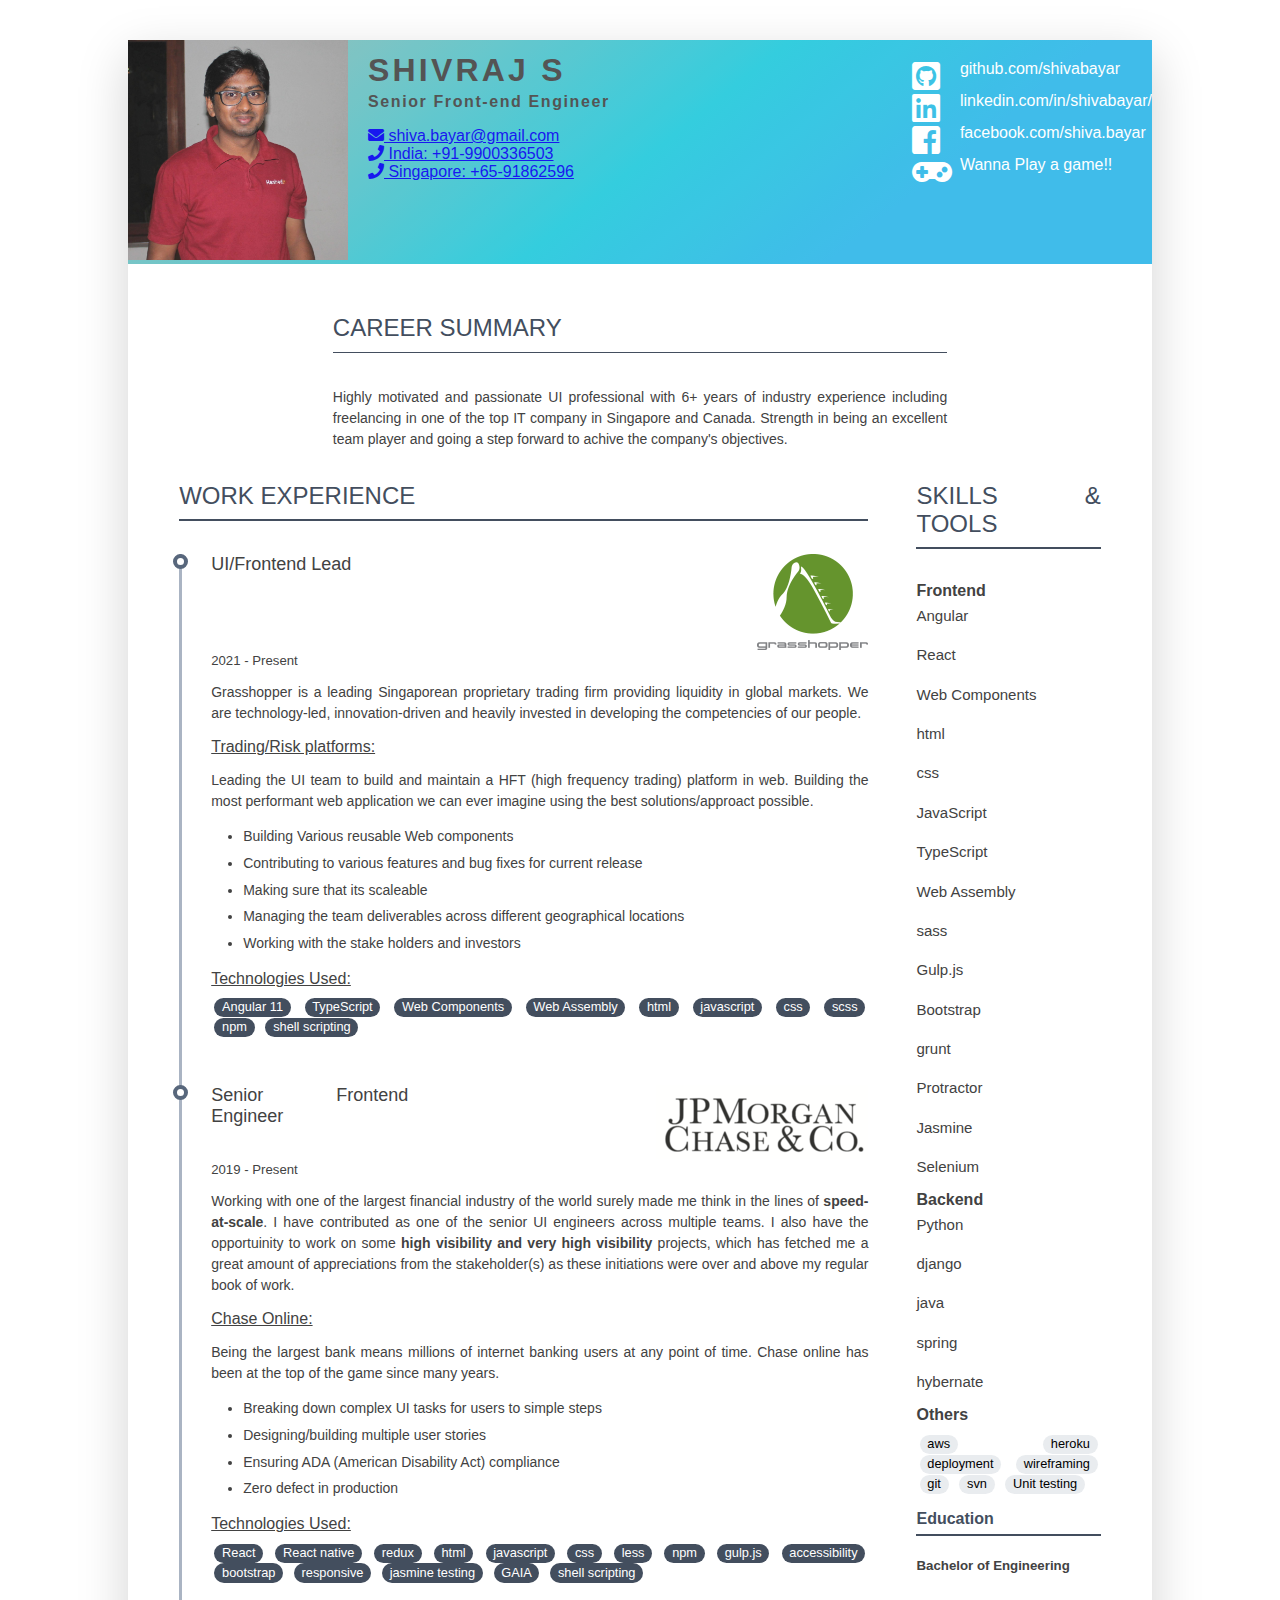
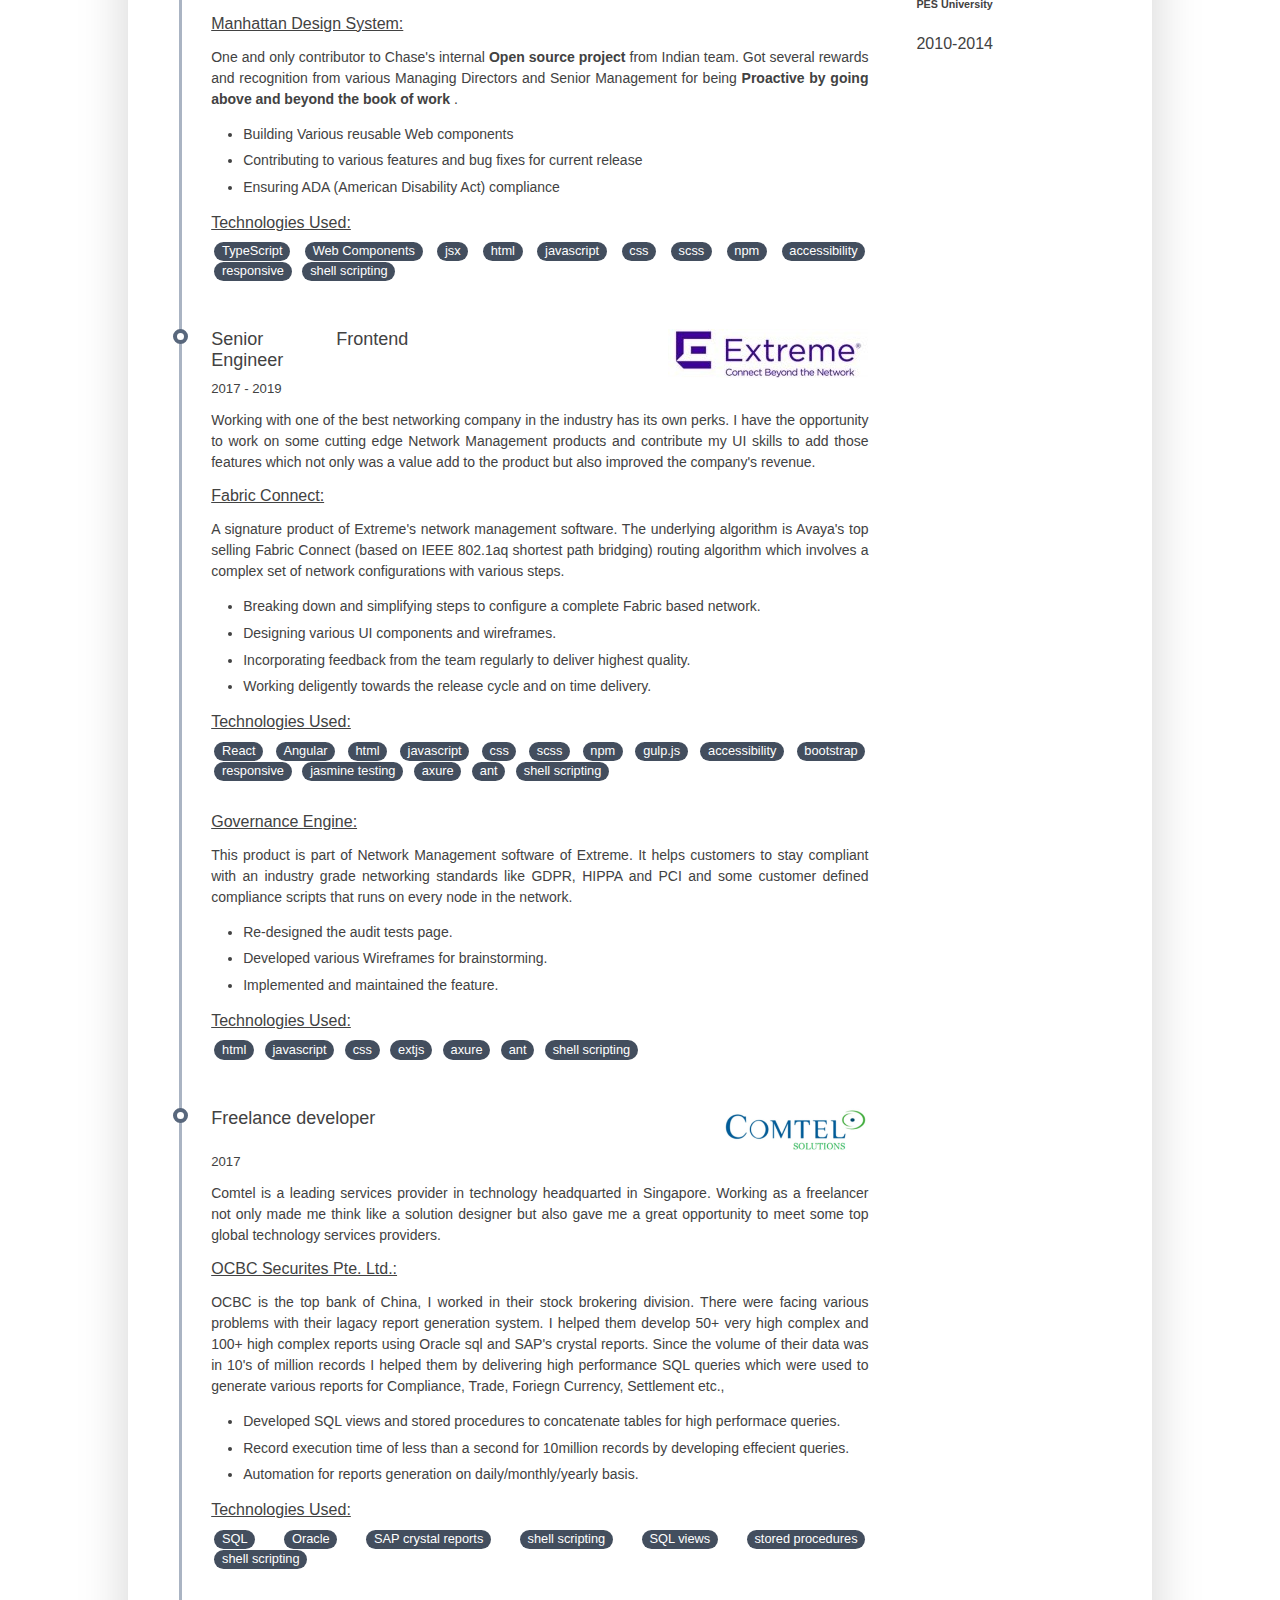
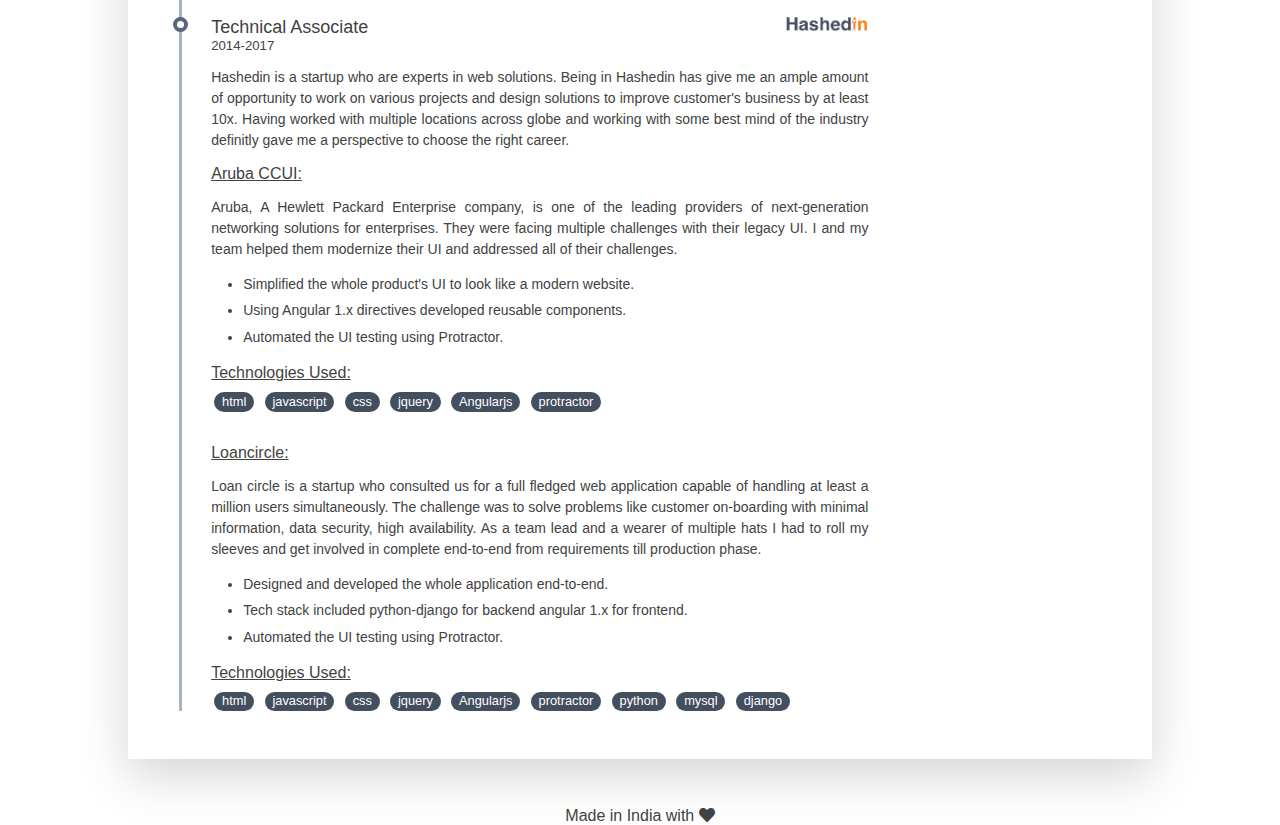
<file: index-1.1.html>
<!doctype html>
<html lang="en">
    <head>
        <meta charset="utf-8">
        <meta name="viewport" content="width=device-width,initial-scale=1">
        <meta http-equiv="X-UA-Compatible" content="IE=edge">
        <meta name="google-site-verification" content="r2wwjV1Fz1YocZSc2YK5r5wDdXc7JTESzg2lDReJnhY" />
        <title>Shivraj Portfolio</title>
        <link rel="icon" href="images/s.png">
        <link href="https://fonts.googleapis.com/css?family=Roboto:300,400,500" rel="stylesheet" type="text/css">
        <link rel="stylesheet" type="text/css" href="css/fonts/fontawesome/css/all.css">
        <link rel="stylesheet" type="text/css" href="css/main.css?v=1.0">
        <link rel="stylesheet" type="text/css" href="css/responsive.css?v=1.0">
        <link rel="stylesheet" href="https://stackpath.bootstrapcdn.com/bootstrap/4.2.1/css/bootstrap.min.css" integrity="sha384-GJzZqFGwb1QTTN6wy59ffF1BuGJpLSa9DkKMp0DgiMDm4iYMj70gZWKYbI706tWS" crossorigin="anonymous">
        <!-- TODO: Material Design -->
        <!-- TODO: Degesign to Reduce page length  -->
        <script data-ad-client="ca-pub-2455680753844736" async src="https://pagead2.googlesyndication.com/pagead/js/adsbygoogle.js"></script>
    </head>

    <body>
        <div class="resume">
            <header>
                    <nav class="navbar navbar-expand-lg navbar-light">
                            <button class="navbar-toggler" type="button" data-toggle="collapse"
                                data-target="#navbarNav" aria-controls="navbarNav" aria-expanded="false"
                                aria-label="Toggle navigation">
                                <span class="navbar-toggler-icon"></span>
                            </button>
                            <div class="collapse navbar-collapse" id="navbarNav">
                                <ul class="navbar-nav">
                                    <li class="nav-item active">
                                        <a class="nav-link" href="#work_experience">Work Experience</a>
                                    </li>
                                    <li class="nav-item">
                                        <a class="nav-link" href="#skill_set_container">Skills &amp; Tools</a>
                                    </li>
                                    <li class="nav-item">
                                        <a class="nav-link" href="#education">Education</a>
                                    </li>
                                </ul>
                            </div>
                        </nav>
                <!-- Header content -->
                <div class="header-container">
                    <div class="profile-photo">
                        <img id="logo" alt="Shivraj Srinivas Logo" src="images/profile.jpg">
                    </div>

                    <div class="primary-info">
                        <h1 id="name" tabindex="0">
                            SHIVRAJ S
                        </h1>
                        <h4 id="title" tabindex="0">
                            Senior Front-end Engineer
                        </h4>
                        <ul>
                            <li>
                                <a target="_blank" rel="noopener noreferrer" 
                                    href="mailto:shiva.bayar@gmail.com">
                                    <i class="fas fa-envelope"></i>
                                    shiva.bayar@gmail.com
                                </a>
                            </li>
                            <li>
                                <a target="_blank" rel="noopener noreferrer" 
                                    href="tel:+91-9900336503">
                                    <i class="fas fa-phone"></i>
                                    India: +91-9900336503
                                </a>
                            </li>
                            <li>
                                <a target="_blank" rel="noopener noreferrer" 
                                    href="tel:+65-91862596">
                                    <i class="fas fa-phone"></i>
                                    Singapore: +65-91862596
                                </a>
                            </li>
                        </ul>
                    </div>

                    <div class="social-media">
                        <ul>
                            <li>
                                <div>
                                    <a class="social-media-icons" target="_blank" rel="noopener noreferrer" 
                                        href="https://github.com/shivabayar">
                                            <i class="fab fa-github-square fa-2x"></i>
                                    </a>
                                </div>
                                <a class="social-media-link" target="_blank" rel="noopener noreferrer" 
                                    href="https://github.com/shivabayar">
                                    github.com/shivabayar
                                </a>
                            </li>
                            <li>
                                <div>
                                    <a class="social-media-icons" target="_blank" rel="noopener noreferrer" 
                                        href="https://www.linkedin.com/in/shivabayar/">
                                        <i class="fab fa-linkedin fa-2x"></i>
                                    </a>
                                </div>
                                <a class="social-media-link" target="_blank" rel="noopener noreferrer" 
                                    href="https://www.linkedin.com/in/shivabayar/">
                                    linkedin.com/in/shivabayar/
                                </a>
                            </li>
                            <li>
                                <div>
                                    <a class="social-media-icons" target="_blank" rel="noopener noreferrer" 
                                        href="https://www.facebook.com/shiva.bayar">
                                        <i class="fab fa-facebook-square fa-2x"></i>
                                    </a>
                                </div>
                                <a class="social-media-link" target="_blank" rel="noopener noreferrer" 
                                    href="https://www.facebook.com/shiva.bayar">
                                    facebook.com/shiva.bayar
                                </a>
                            </li>
                            <li>
                                <div>
                                    <a class="social-media-icons" target="_blank" rel="noopener noreferrer" 
                                        href="http://www.shivrajs.com/fend-project-memory-game">
                                        <i class="fas fa-gamepad fa-2x"></i>
                                    </a>
                                </div>
                                <a class="social-media-link" target="_blank" rel="noopener noreferrer" 
                                    href="http://www.shivrajs.com/fend-project-memory-game">
                                    Wanna Play a game!!
                                </a>
                            </li>
                        </ul>
                    </div>
                </div>
            </header>

            <main>
                <!-- Main content -->
                <section id="career_section">
                    <h2 class="resume-title" tabindex="0">
                        Career Summary
                    </h2>
                    <div id='career_summary' tabindex="0">
                        <p tabindex="0">
                            Highly motivated and passionate UI professional with 6+ years of industry experience including
                            freelancing in one of the top IT company in Singapore and Canada. Strength in being an excellent
                            team player and going a step forward to achive the company's objectives.
                        </p>
                    </div>
                </section>
                <div id="resume_details_container">
                    <div id="work_experience">
                        <section>
                            <h2 class="resume-title" tabindex="0">
                                    Work Experience
                            </h2>
                            <div id="resume_timeline" tabindex="0">
                                <article class="job-details" tabindex="0">
                                    <div class="position-details">
                                        <h3 class="heavy-weight-font resume-position" tabindex="0">
                                            UI/Frontend Lead
                                        </h3>
                                        <div class="light-weight-font company-name" tabindex="0">
                                            <picture>
                                                <source media="(min-width: 910px)" srcset="images/grasshopper.png">
                                                <source media="(min-width: 691px) and (max-width: 909px)"
                                                        srcset="images/grasshopper.png">
                                                <source media="(max-width: 690px)" srcset="images/grasshopper.png">
                                                <img src="images/grasshopper.png" alt="Flowers" style="width:auto;">
                                            </picture>
                                        </div>
                                        <div class="medium-weight-font experience-year" tabindex="0">
                                            2021 - Present
                                        </div>
                                    </div>
                                    <p class="project-items-text" tabindex="0">
                                        Grasshopper is a leading Singaporean proprietary trading firm providing liquidity in global markets. We are technology-led, innovation-driven and heavily invested in developing the competencies of our people.
                                    </p>
                                    <div class="job-description">
                                        <h4 class="medium-weight-font project-items-heading" tabindex="0">Trading/Risk platforms:</h4>
                                        <p tabindex="0">
                                            Leading the UI team to build and maintain a HFT (high frequency trading) platform in web. Building the most performant web application we can ever imagine using the best solutions/approact possible.
                                        </p>
                                        <ul class="project-items-list">
                                            <li>Building Various reusable Web components</li>
                                            <li>Contributing to various features and bug fixes for current release</li>
                                            <li>Making sure that its scaleable</li>
                                            <li>Managing the team deliverables across different geographical locations</li>
                                            <li>Working with the stake holders and investors</li>
                                        </ul>
                                        <h4 class="medium-weight-font project-items-heading" tabindex="0">Technologies Used:</h4>
                                        <ul class="badges-list">
                                            <li><span class="badge">Angular 11</span></li>
                                            <li><span class="badge">TypeScript</span></li>
                                            <li><span class="badge">Web Components</span></li>
                                            <li><span class="badge">Web Assembly</span></li>
                                            <li><span class="badge">html</span></li>
                                            <li><span class="badge">javascript</span></li>
                                            <li><span class="badge">css</span></li>
                                            <li><span class="badge">scss</span></li>
                                            <li><span class="badge">npm</span></li>
                                            <li><span class="badge">shell scripting</span></li>
                                        </ul>
                                    </div>
                                </article>
                                <article class="job-details" tabindex="0">
                                    <div class="position-details">
                                        <h3 class="heavy-weight-font resume-position" tabindex="0">
                                            Senior Frontend Engineer
                                        </h3>
                                        <div class="light-weight-font company-name" tabindex="0">
                                            <!-- Extreme Networks -->
                                            <picture>
                                                <source media="(min-width: 910px)" srcset="images/JPMorgan-and-Chase-Logo-large.png">
                                                <source media="(min-width: 691px) and (max-width: 909px)"
                                                        srcset="images/JPMorgan-and-Chase-Logo-large.png">
                                                <source media="(max-width: 690px)" srcset="images/JPMorgan-and-Chase-Logo-small.png">
                                                <img src="images/JPMorgan-and-Chase-Logo-small.png" alt="Flowers" style="width:auto;">
                                            </picture>
                                        </div>
                                        <div class="medium-weight-font experience-year" tabindex="0">
                                            2019 - Present
                                        </div>
                                    </div>
                                    <p class="project-items-text" tabindex="0">
                                        Working with one of the largest financial industry of the world surely made me think in the lines of <strong>speed-at-scale</strong>. I have contributed as one of the senior UI engineers across multiple teams. I also have the opportuinity to work on some <strong>high visibility and very high visibility</strong> projects, which has fetched me a great amount of appreciations from the stakeholder(s) as these initiations were over and above my regular book of work.
                                    </p>
                                    <div class="job-description">
                                        <h4 class="medium-weight-font project-items-heading" tabindex="0">Chase Online:</h4>
                                        <p tabindex="0">
                                            Being the largest bank means millions of internet banking users at any point of time. Chase online has been at the top of the game since many years.
                                        </p>
                                        <ul class="project-items-list">
                                            <li>Breaking down complex UI tasks for users to simple steps</li>
                                            <li>Designing/building multiple user stories</li>
                                            <li>Ensuring ADA (American Disability Act) compliance</li>
                                            <li>Zero defect in production</li>
                                        </ul>
                                        <h4 class="medium-weight-font project-items-heading" tabindex="0">Technologies Used:</h4>
                                        <ul class="badges-list">
                                            <li><span class="badge">React</span></li>
                                            <li><span class="badge">React native</span></li>
                                            <li><span class="badge">redux</span></li>
                                            <li><span class="badge">html</span></li>
                                            <li><span class="badge">javascript</span></li>
                                            <li><span class="badge">css</span></li>
                                            <li><span class="badge">less</span></li>
                                            <li><span class="badge">npm</span></li>
                                            <li><span class="badge">gulp.js</span></li>
                                            <li><span class="badge">accessibility</span></li>
                                            <li><span class="badge">bootstrap</span></li>
                                            <li><span class="badge">responsive</span></li>
                                            <li><span class="badge">jasmine testing</span></li>
                                            <li><span class="badge">GAIA</span></li>
                                            <li><span class="badge">shell scripting</span></li>
                                        </ul>
                                    </div>
                                    <div class="job-description">
                                        <h4 class="medium-weight-font project-items-heading" tabindex="0">Manhattan Design System:</h4>
                                        <p tabindex="0">
                                            One and only contributor to Chase's internal <strong>Open source project</strong> from Indian team. Got several rewards and recognition from various Managing Directors and Senior Management for being <strong>Proactive by going above and beyond the book of work </strong>.
                                        </p>
                                        <ul class="project-items-list">
                                            <li>Building Various reusable Web components</li>
                                            <li>Contributing to various features and bug fixes for current release</li>
                                            <li>Ensuring ADA (American Disability Act) compliance</li>
                                        </ul>
                                        <h4 class="medium-weight-font project-items-heading" tabindex="0">Technologies Used:</h4>
                                        <ul class="badges-list">
                                            <li><span class="badge">TypeScript</span></li>
                                            <li><span class="badge">Web Components</span></li>
                                            <li><span class="badge">jsx</span></li>
                                            <li><span class="badge">html</span></li>
                                            <li><span class="badge">javascript</span></li>
                                            <li><span class="badge">css</span></li>
                                            <li><span class="badge">scss</span></li>
                                            <li><span class="badge">npm</span></li>
                                            <li><span class="badge">accessibility</span></li>
                                            <li><span class="badge">responsive</span></li>
                                            <li><span class="badge">shell scripting</span></li>
                                        </ul>
                                    </div>
                                </article>
                                <article class="job-details" tabindex="0">
                                    <div class="position-details">
                                        <h3 class="heavy-weight-font resume-position" tabindex="0">
                                            Senior Frontend Engineer
                                        </h3>
                                        <div class="light-weight-font company-name" tabindex="0">
                                            <!-- Extreme Networks -->
                                            <picture>
                                                <source media="(min-width: 910px)" srcset="images/extreme-large.jpg">
                                                <source media="(min-width: 691px) and (max-width: 909px)"
                                                        srcset="images/extreme-small.jpg">
                                                <source media="(max-width: 690px)" srcset="images/extreme-small.jpg">
                                                <img src="images/extreme-large.jpg" alt="Flowers" style="width:auto;">
                                            </picture>
                                        </div>
                                        <div class="medium-weight-font experience-year" tabindex="0">
                                            2017 - 2019
                                        </div>
                                    </div>
                                    <p class="project-items-text" tabindex="0">
                                        Working with one of the best networking company in the industry has its own perks.
                                        I have the opportunity to work on some cutting edge Network Management products and
                                        contribute my UI skills to add those features which not only was a value add to the 
                                        product but also improved the company's revenue.
                                    </p>
                                    <div class="job-description">
                                        <h4 class="medium-weight-font project-items-heading" tabindex="0">Fabric Connect:</h4>
                                        <p tabindex="0">
                                            A signature product of Extreme's network management software. The underlying 
                                            algorithm is Avaya's top selling Fabric Connect (based on IEEE 802.1aq shortest path bridging) 
                                            routing algorithm which involves a complex 
                                            set of network configurations with various steps.
                                        </p>
                                        <ul class="project-items-list">
                                            <li>Breaking down and simplifying steps to configure a complete Fabric based network.</li>
                                            <li>Designing various UI components and wireframes.</li>
                                            <li>Incorporating feedback from the team regularly to deliver highest quality.</li>
                                            <li>Working deligently towards the release cycle and on time delivery.</li>
                                        </ul>
                                        <h4 class="medium-weight-font project-items-heading" tabindex="0">Technologies Used:</h4>
                                        <ul class="badges-list">
                                            <li><span class="badge">React</span></li>
                                            <li><span class="badge">Angular</span></li>
                                            <li><span class="badge">html</span></li>
                                            <li><span class="badge">javascript</span></li>
                                            <li><span class="badge">css</span></li>
                                            <li><span class="badge">scss</span></li>
                                            <li><span class="badge">npm</span></li>
                                            <li><span class="badge">gulp.js</span></li>
                                            <li><span class="badge">accessibility</span></li>
                                            <li><span class="badge">bootstrap</span></li>
                                            <li><span class="badge">responsive</span></li>
                                            <li><span class="badge">jasmine testing</span></li>
                                            <li><span class="badge">axure</span></li>
                                            <li><span class="badge">ant</span></li>
                                            <li><span class="badge">shell scripting</span></li>
                                        </ul>
                                    </div>
                                    <div class="job-description">
                                        <h4 class="medium-weight-font project-items-heading" tabindex="0">Governance Engine:</h4>
                                        <p tabindex="0">
                                            This product is part of Network Management software of Extreme. 
                                            It helps customers to stay compliant with an industry grade networking standards
                                            like GDPR, HIPPA and PCI and some customer defined compliance scripts that runs
                                                on every node in the network.
                                        </p>
                                        <ul class="project-items-list">
                                            <li>Re-designed the audit tests page.</li>
                                            <li>Developed various Wireframes for brainstorming.</li>
                                            <li>Implemented and maintained the feature.</li>
                                        </ul>
                                        <h4 class="medium-weight-font project-items-heading" tabindex="0">Technologies Used:</h4>
                                        <ul class="badges-list">
                                            <li><span class="badge">html</span></li>
                                            <li><span class="badge">javascript</span></li>
                                            <li><span class="badge">css</span></li>
                                            <li><span class="badge">extjs</span></li>
                                            <li><span class="badge">axure</span></li>
                                            <li><span class="badge">ant</span></li>
                                            <li><span class="badge">shell scripting</span></li>
                                        </ul>
                                    </div>
                                </article>
                                <article class="job-details" tabindex="0">
                                    <div class="position-details">
                                        <h3 class="heavy-weight-font resume-position" tabindex="0">
                                            Freelance developer
                                        </h3>
                                        <div class="light-weight-font company-name" tabindex="0">
                                            <img id="comtel-logo" src="images/comtel-large.png"
                                            srcset="images/comtel-small 160w,
                                            images/comtel-large.png 1024w"
                                            sizes="472px" alt="Comtel Solutions Logo">
                                        </div>
                                        <div class="medium-weight-font experience-year" tabindex="0">
                                            2017
                                        </div>
                                    </div>
                                    <p class="project-items-text" tabindex="0">
                                        Comtel is a leading services provider in technology headquarted in Singapore. 
                                        Working as a freelancer not only made me think like a solution designer but 
                                        also gave me a great opportunity to meet some top global technology services 
                                        providers.
                                    </p>
                                    <div class="job-description">
                                        <h4 class="medium-weight-font project-items-heading" tabindex="0">OCBC Securites Pte. Ltd.:</h4>
                                        <p tabindex="0">
                                            OCBC is the top bank of China, I worked in their stock brokering division. 
                                            There were facing various problems with their lagacy report generation 
                                            system. I helped them develop 50+ very high complex and 100+ high complex reports 
                                            using Oracle sql and SAP's crystal reports. Since the volume of their data was in 
                                            10's of million records I helped them by delivering high performance SQL queries which 
                                            were used to generate various reports for Compliance, Trade, Foriegn Currency, Settlement etc.,
                                        </p>
                                        <ul class="project-items-list">
                                            <li>Developed SQL views and stored procedures to concatenate tables for high performace queries.</li>
                                            <li>Record execution time of less than a second for 10million records by developing effecient queries.</li>
                                            <li>Automation for reports generation on daily/monthly/yearly basis.</li>
                                        </ul>
                                        <h4 class="medium-weight-font project-items-heading" tabindex="0">Technologies Used:</h4>
                                        <ul class="badges-list">
                                            <li><span class="badge">SQL</span></li>
                                            <li><span class="badge">Oracle</span></li>
                                            <li><span class="badge">SAP crystal reports</span></li>
                                            <li><span class="badge">shell scripting</span></li>
                                            <li><span class="badge">SQL views</span></li>
                                            <li><span class="badge">stored procedures</span></li>
                                            <li><span class="badge">shell scripting</span></li>
                                        </ul>
                                    </div>
                                </article>
                                <article class="job-details" tabindex="0">
                                    <div class="position-details">
                                        <h3 class="heavy-weight-font resume-position" tabindex="0">
                                            Technical Associate
                                        </h3>
                                        <div class="light-weight-font company-name" tabindex="0">
                                            <img src="images/hashedin.png"
                                            srcset="images/comtel-small 160w,
                                            images/hashedin.png 1024w"
                                            sizes="472px" alt="Hashedin Logo">
                                        </div>
                                        <div class="medium-weight-font experience-year" tabindex="0">
                                            2014-2017
                                        </div>
                                    </div>
                                    <p class="project-items-text" tabindex="0">
                                        Hashedin is a startup who are experts in web solutions. Being in Hashedin has give 
                                        me an ample amount of opportunity to work on various projects and design solutions 
                                        to improve customer's business by at least 10x. Having worked with multiple locations 
                                        across globe and working with some best mind of the industry definitly gave me a perspective 
                                        to choose the right career.
                                    </p>
                                    <div class="job-description">
                                        <h4 class="medium-weight-font project-items-heading" tabindex="0">Aruba CCUI:</h4>
                                        <p tabindex="0">
                                                Aruba, A Hewlett Packard Enterprise company, is one of the leading 
                                                providers of next-generation networking solutions for enterprises. 
                                                They were facing multiple challenges with their legacy UI. I and
                                                my team helped them modernize their UI and addressed all of their challenges.
                                        </p>
                                        <ul class="project-items-list">
                                            <li>Simplified the whole product's UI to look like a modern website.</li>
                                            <li>Using Angular 1.x directives developed reusable components.</li>
                                            <li>Automated the UI testing using Protractor.</li>
                                        </ul>
                                        <h4 class="medium-weight-font project-items-heading" tabindex="0">Technologies Used:</h4>
                                        <ul class="badges-list">
                                            <li><span class="badge">html</span></li>
                                            <li><span class="badge">javascript</span></li>
                                            <li><span class="badge">css</span></li>
                                            <li><span class="badge">jquery</span></li>
                                            <li><span class="badge">Angularjs</span></li>
                                            <li><span class="badge">protractor</span></li>
                                        </ul>
                                    </div>
                                    <div class="job-description">
                                        <h4 class="medium-weight-font project-items-heading" tabindex="0">Loancircle:</h4>
                                        <p tabindex="0">
                                            Loan circle is a startup who consulted us for a full fledged 
                                            web application capable of handling at least a million users 
                                            simultaneously. The challenge was to solve problems like customer on-boarding with minimal information, data security, high availability. As a team lead and a wearer of multiple hats I had to roll my sleeves and get involved in complete end-to-end from requirements till production phase.
                                        </p>
                                        <ul class="project-items-list">
                                            <li>Designed and developed the whole application end-to-end.</li>
                                            <li>Tech stack included python-django for backend angular 1.x for frontend.</li>
                                            <li>Automated the UI testing using Protractor.</li>
                                        </ul>
                                        <h4 class="medium-weight-font project-items-heading" tabindex="0">Technologies Used:</h4>
                                        <ul class="badges-list">
                                            <li><span class="badge">html</span></li>
                                            <li><span class="badge">javascript</span></li>
                                            <li><span class="badge">css</span></li>
                                            <li><span class="badge">jquery</span></li>
                                            <li><span class="badge">Angularjs</span></li>
                                            <li><span class="badge">protractor</span></li>
                                            <li><span class="badge">python</span></li>
                                            <li><span class="badge">mysql</span></li>
                                            <li><span class="badge">django</span></li>
                                        </ul>
                                    </div>
                                </article>
                            </div>
                        </section>
                    </div>
                    <div id="skill_set_container">
                        <section>
                            <h2 class="resume-title" tabindex="0">
                                    Skills &amp; Tools
                            </h2>
                            <div>
                                <div class="skill-set-item">
                                    <h4>
                                        Frontend
                                    </h4>
                                    <ul>
                                        <li>
                                            <div class="skill-name">Angular</div>
                                            <div class="progress">
                                                <div class="progress-bar" role="progressbar" style="width: 85%" aria-valuenow="85" aria-valuemin="0" aria-valuemax="100"></div>
                                            </div>
                                        </li>
                                        <li>
                                            <div class="skill-name">React</div>
                                            <div class="progress">
                                                <div class="progress-bar" role="progressbar" style="width: 85%" aria-valuenow="85" aria-valuemin="0"
                                                    aria-valuemax="100"></div>
                                            </div>
                                        </li>
                                        <li>
                                            <div class="skill-name">Web Components</div>
                                            <div class="progress">
                                                <div class="progress-bar" role="progressbar" style="width: 85%" aria-valuenow="85" aria-valuemin="0" aria-valuemax="100"></div>
                                            </div>
                                        </li>
                                        <li>
                                            <div class="skill-name">html</div>
                                            <div class="progress">
                                                <div class="progress-bar" role="progressbar" style="width: 85%" aria-valuenow="85" aria-valuemin="0" aria-valuemax="100"></div>
                                            </div>
                                        </li>
                                        <li>
                                            <div class="skill-name">css</div>
                                            <div class="progress">
                                                <div class="progress-bar" role="progressbar" style="width: 75%" aria-valuenow="75" aria-valuemin="0" aria-valuemax="100"></div>
                                            </div>
                                        </li>
                                        <li>
                                            <div class="skill-name">JavaScript</div>
                                            <div class="progress">
                                                <div class="progress-bar" role="progressbar" style="width: 85%" aria-valuenow="85" aria-valuemin="0" aria-valuemax="100"></div>
                                            </div>
                                        </li>
                                        <li>
                                            <div class="skill-name">TypeScript </div>
                                            <div class="progress">
                                                <div class="progress-bar" role="progressbar" style="width: 85%" aria-valuenow="85" aria-valuemin="0" aria-valuemax="100"></div>
                                            </div>
                                        </li>
                                        <li>
                                            <div class="skill-name">Web Assembly </div>
                                            <div class="progress">
                                                <div class="progress-bar" role="progressbar" style="width: 40%" aria-valuenow="40" aria-valuemin="0" aria-valuemax="100"></div>
                                            </div>
                                        </li>
                                        <li>
                                            <div class="skill-name">sass</div>
                                            <div class="progress">
                                                <div class="progress-bar" role="progressbar" style="width: 70%" aria-valuenow="70" aria-valuemin="0" aria-valuemax="100"></div>
                                            </div>
                                        </li>
                                        <li>
                                            <div class="skill-name">Gulp.js</div>
                                            <div class="progress">
                                                <div class="progress-bar" role="progressbar" style="width: 70%" aria-valuenow="70" aria-valuemin="0" aria-valuemax="100"></div>
                                            </div>
                                        </li>
                                        <li>
                                            <div class="skill-name">Bootstrap</div>
                                            <div class="progress">
                                                <div class="progress-bar" role="progressbar" style="width: 70%" aria-valuenow="70" aria-valuemin="0" aria-valuemax="100"></div>
                                            </div>
                                        </li>
                                        <li>
                                            <div class="skill-name">grunt</div>
                                            <div class="progress">
                                                <div class="progress-bar" role="progressbar" style="width: 70%" aria-valuenow="70" aria-valuemin="0" aria-valuemax="100"></div>
                                            </div>
                                        </li>
                                        <li>
                                            <div class="skill-name">Protractor</div>
                                            <div class="progress">
                                                <div class="progress-bar" role="progressbar" style="width: 70%" aria-valuenow="70" aria-valuemin="0" aria-valuemax="100"></div>
                                            </div>
                                        </li>
                                        <li>
                                            <div class="skill-name">Jasmine</div>
                                            <div class="progress">
                                                <div class="progress-bar" role="progressbar" style="width: 70%" aria-valuenow="70" aria-valuemin="0" aria-valuemax="100"></div>
                                            </div>
                                        </li>
                                        <li>
                                            <div class="skill-name">Selenium</div>
                                            <div class="progress">
                                                <div class="progress-bar" role="progressbar" style="width: 70%" aria-valuenow="70" aria-valuemin="0" aria-valuemax="100"></div>
                                            </div>
                                        </li>
                                    </ul>
                                </div>
                                <div class="skill-set-item">
                                    <h4>
                                        Backend
                                    </h4>
                                    <ul>
                                        <li>
                                            <div class="skill-name"> Python </div>
                                            <div class="progress">
                                                <div class="progress-bar" role="progressbar" style="width: 60%" aria-valuenow="60" aria-valuemin="0" aria-valuemax="100"></div>
                                            </div>
                                        </li>
                                        <li>
                                            <div class="skill-name">django</div>
                                            <div class="progress">
                                                <div class="progress-bar" role="progressbar" style="width: 75%" aria-valuenow="75" aria-valuemin="0" aria-valuemax="100"></div>
                                            </div>
                                        </li>
                                        <li>
                                            <div class="skill-name">java</div>
                                            <div class="progress">
                                                <div class="progress-bar" role="progressbar" style="width: 75%" aria-valuenow="75" aria-valuemin="0" aria-valuemax="100"></div>
                                            </div>
                                        </li>
                                        <li>
                                            <div class="skill-name">spring</div>
                                            <div class="progress">
                                                <div class="progress-bar" role="progressbar" style="width: 75%" aria-valuenow="75" aria-valuemin="0" aria-valuemax="100"></div>
                                            </div>
                                        </li>
                                        <li>
                                            <div class="skill-name">hybernate</div>
                                            <div class="progress">
                                                <div class="progress-bar" role="progressbar" style="width: 75%" aria-valuenow="75" aria-valuemin="0" aria-valuemax="100"></div>
                                            </div>
                                        </li>
                                    </ul>
                                </div>
                                <div class="skill-set-item">
                                    <h4>
                                        Others
                                    </h4>
                                    <ul class="badges-list">
                                        <li><span class="badge">aws</span></li>
                                        <li><span class="badge">heroku</span></li>
                                        <li><span class="badge">deployment</span></li>
                                        <li><span class="badge">wireframing</span></li>
                                        <li><span class="badge">git</span></li>
                                        <li><span class="badge">svn</span></li>
                                        <li><span class="badge">Unit testing</span></li>
                                    </ul>
                                </div>
                                <div id="education" class="skill-set-item">
                                    <h4 class="resume-title" tabindex="0">
                                        Education
                                    </h4>
                                    <ul>
                                        <li>
                                            <h5>Bachelor of Engineering</h5>
                                            <h6>PES University</h6>
                                            <span>2010-2014</span>
                                        </li>
                                    </ul>
                                </div>
                            </div>
                        </section>
                    </div>
                </div>

            </main>
        </div>
        <footer>
            <!-- Footer Section -->
            Made in India with <i class="fas fa-heart"></i>
        </footer>
        <script src="https://code.jquery.com/jquery-3.3.1.slim.min.js" integrity="sha384-q8i/X+965DzO0rT7abK41JStQIAqVgRVzpbzo5smXKp4YfRvH+8abtTE1Pi6jizo" crossorigin="anonymous"></script>
        <script src="https://cdnjs.cloudflare.com/ajax/libs/popper.js/1.14.6/umd/popper.min.js" integrity="sha384-wHAiFfRlMFy6i5SRaxvfOCifBUQy1xHdJ/yoi7FRNXMRBu5WHdZYu1hA6ZOblgut" crossorigin="anonymous"></script>
        <script src="https://stackpath.bootstrapcdn.com/bootstrap/4.2.1/js/bootstrap.min.js" integrity="sha384-B0UglyR+jN6CkvvICOB2joaf5I4l3gm9GU6Hc1og6Ls7i6U/mkkaduKaBhlAXv9k" crossorigin="anonymous"></script>
        <script type="application/javascript"  charset="utf-8" src="sw_register.js?v=1.0"></script>
    </body>
</html>
</file>
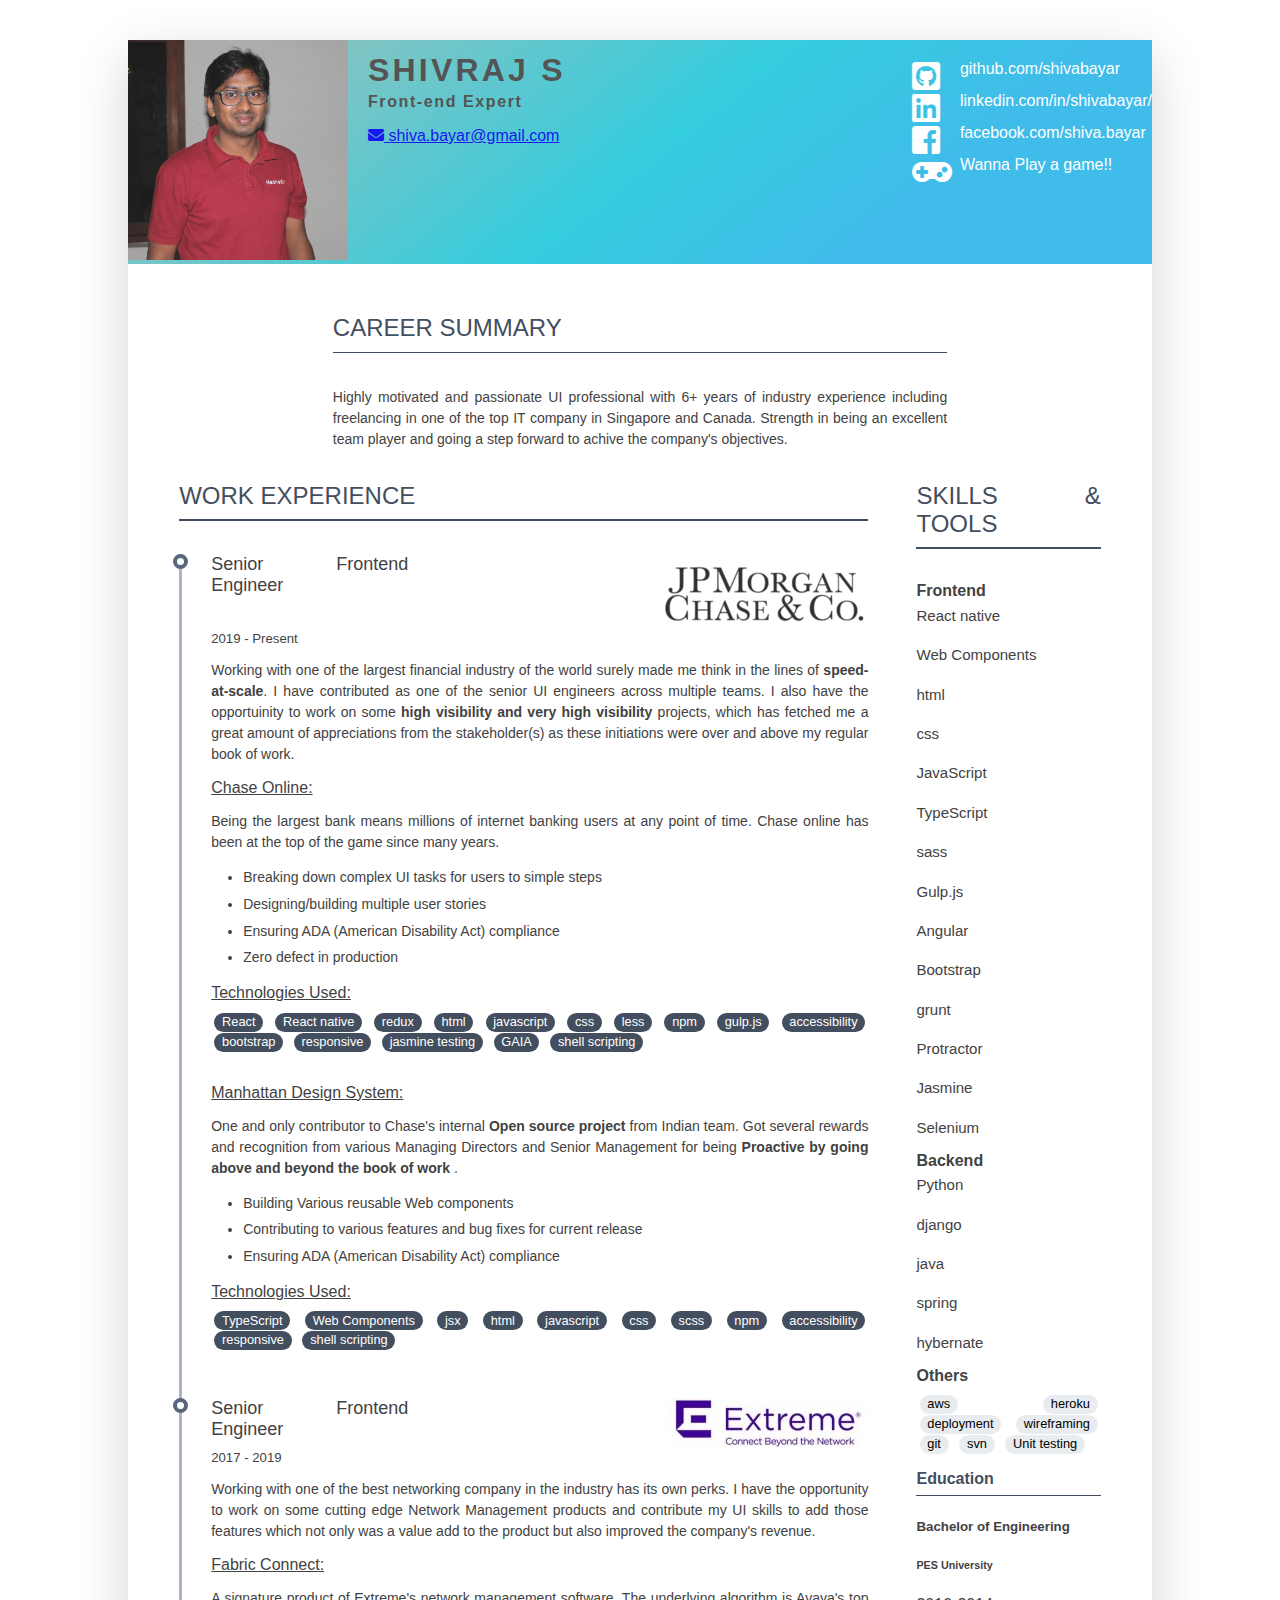
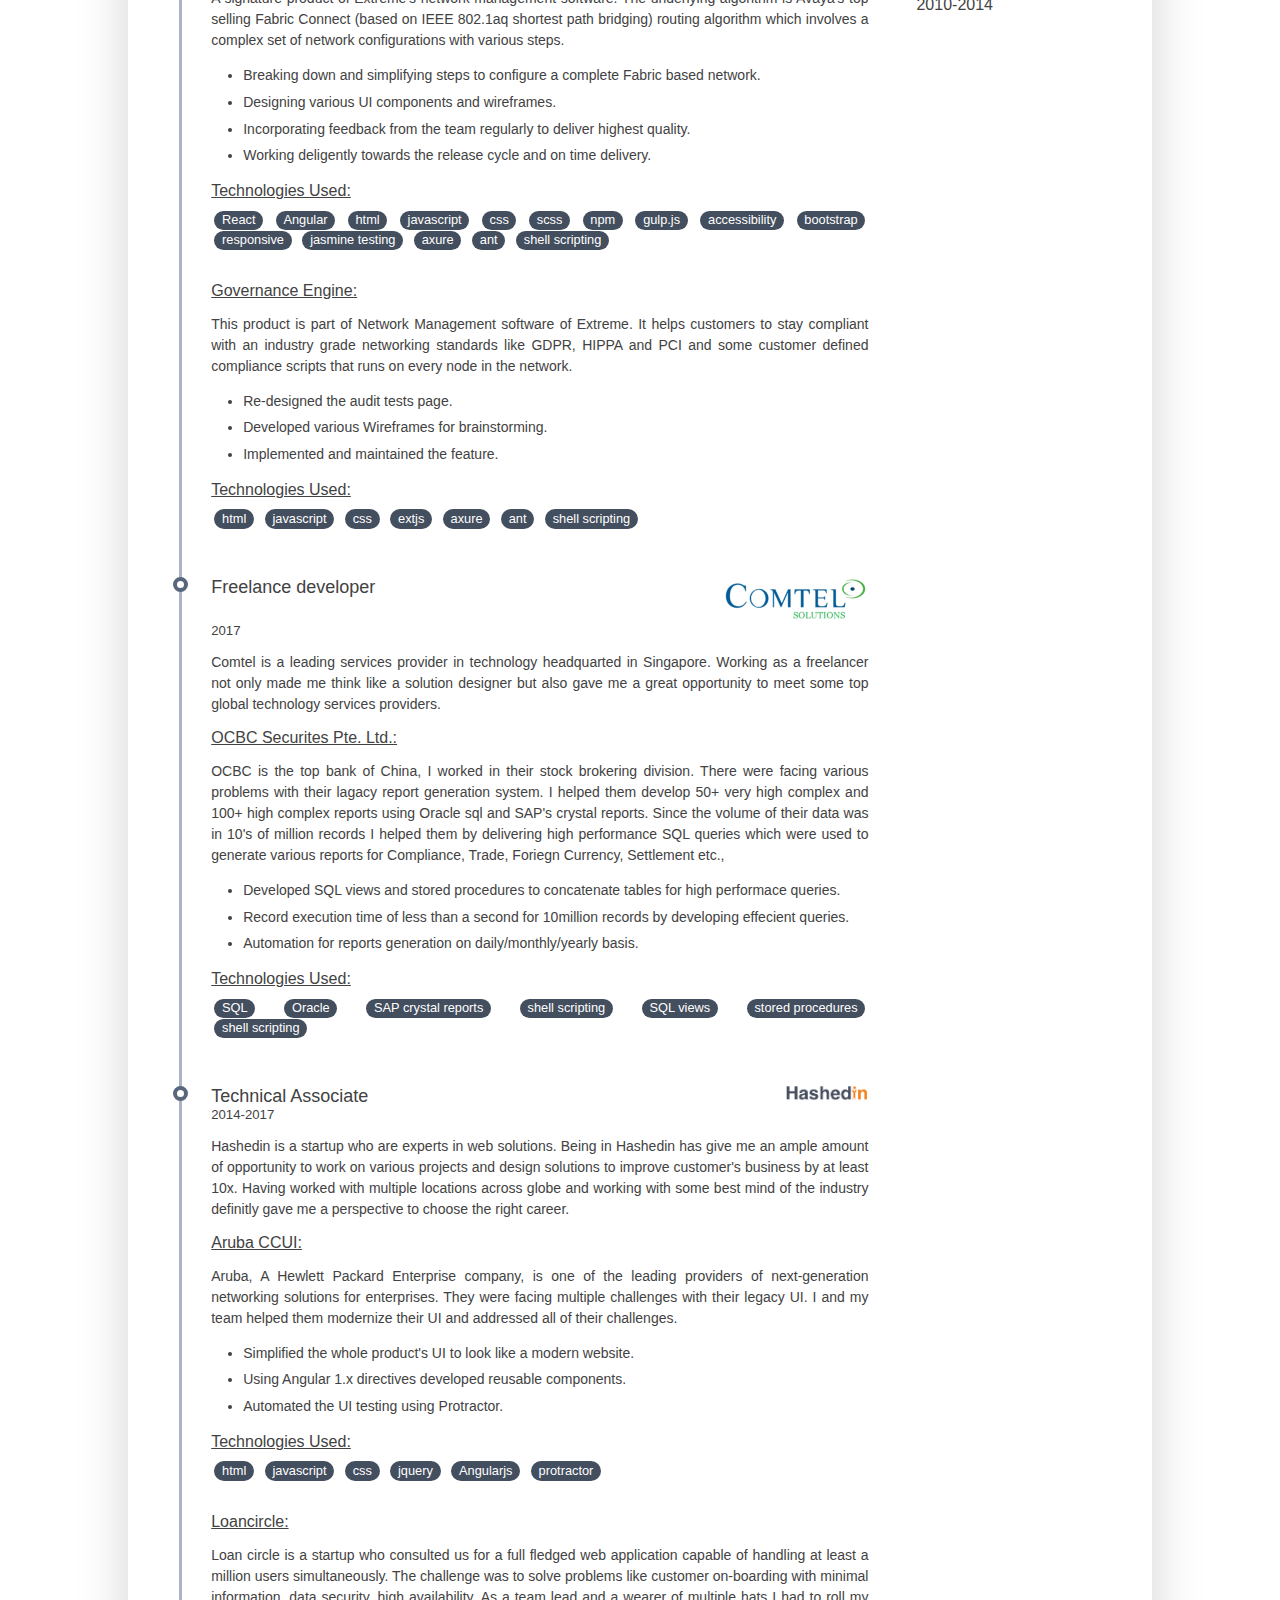
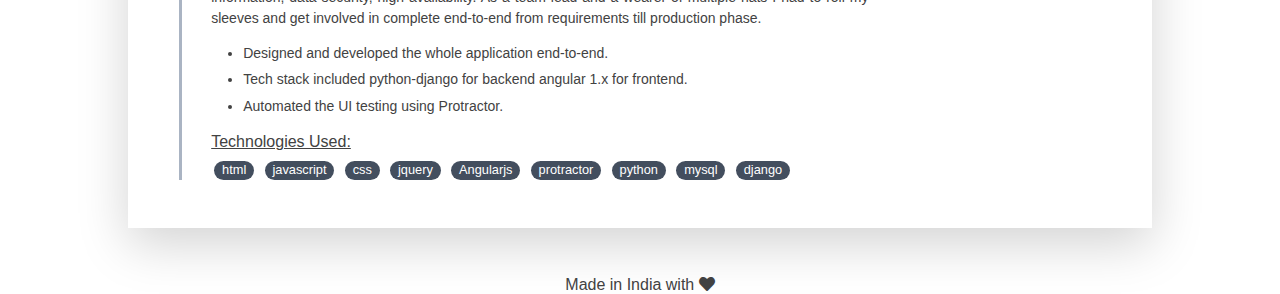
<file: index1.html>
<!doctype html>
<html lang="en">
    <head>
        <meta charset="utf-8">
        <meta name="viewport" content="width=device-width,initial-scale=1">
        <meta http-equiv="X-UA-Compatible" content="IE=edge">
        <meta name="google-site-verification" content="r2wwjV1Fz1YocZSc2YK5r5wDdXc7JTESzg2lDReJnhY" />
        <title>Shivraj Portfolio</title>
        <link rel="icon" href="images/s.png">
        <link href="https://fonts.googleapis.com/css?family=Roboto:300,400,500" rel="stylesheet" type="text/css">
        <link rel="stylesheet" type="text/css" href="css/fonts/fontawesome/css/all.css">
        <link rel="stylesheet" type="text/css" href="css/main.css">
        <link rel="stylesheet" type="text/css" href="css/responsive.css">
        <link rel="stylesheet" href="https://stackpath.bootstrapcdn.com/bootstrap/4.2.1/css/bootstrap.min.css" integrity="sha384-GJzZqFGwb1QTTN6wy59ffF1BuGJpLSa9DkKMp0DgiMDm4iYMj70gZWKYbI706tWS" crossorigin="anonymous">
        <!-- TODO: Material Design -->
        <!-- TODO: Degesign to Reduce page length  -->
        <script data-ad-client="ca-pub-2455680753844736" async src="https://pagead2.googlesyndication.com/pagead/js/adsbygoogle.js"></script>
    </head>

    <body>
        <div class="resume">
            <header>
                    <nav class="navbar navbar-expand-lg navbar-light">
                            <button class="navbar-toggler" type="button" data-toggle="collapse"
                                data-target="#navbarNav" aria-controls="navbarNav" aria-expanded="false"
                                aria-label="Toggle navigation">
                                <span class="navbar-toggler-icon"></span>
                            </button>
                            <div class="collapse navbar-collapse" id="navbarNav">
                                <ul class="navbar-nav">
                                    <li class="nav-item active">
                                        <a class="nav-link" href="#work_experience">Work Experience</a>
                                    </li>
                                    <li class="nav-item">
                                        <a class="nav-link" href="#skill_set_container">Skills &amp; Tools</a>
                                    </li>
                                    <li class="nav-item">
                                        <a class="nav-link" href="#education">Education</a>
                                    </li>
                                </ul>
                            </div>
                        </nav>
                <!-- Header content -->
                <div class="header-container">
                    <div class="profile-photo">
                        <img id="logo" alt="Shivraj Srinivas Logo" src="images/profile.jpg">
                    </div>

                    <!-- <div id="menu">
                        <i class="fas fa-bars fa-2x"></i>
                    </div> -->

                    <div class="primary-info">
                        <h1 id="name" tabindex="0">
                            SHIVRAJ S
                        </h1>
                        <h4 id="title" tabindex="0">
                            Front-end Expert
                        </h4>
                        <ul>
                            <li>
                                <a target="_blank" rel="noopener noreferrer" 
                                    href="mailto:shiva.bayar@gmail.com">
                                    <i class="fas fa-envelope"></i>
                                    shiva.bayar@gmail.com
                                </a>
                            </li>
                        </ul>
                    </div>

                    <div class="social-media">
                        <ul>
                            <li>
                                <div>
                                    <a class="social-media-icons" target="_blank" rel="noopener noreferrer" 
                                        href="https://github.com/shivabayar">
                                            <i class="fab fa-github-square fa-2x"></i>
                                    </a>
                                </div>
                                <a class="social-media-link" target="_blank" rel="noopener noreferrer" 
                                    href="https://github.com/shivabayar">
                                    github.com/shivabayar
                                </a>
                            </li>
                            <li>
                                <div>
                                    <a class="social-media-icons" target="_blank" rel="noopener noreferrer" 
                                        href="https://www.linkedin.com/in/shivabayar/">
                                        <i class="fab fa-linkedin fa-2x"></i>
                                    </a>
                                </div>
                                <a class="social-media-link" target="_blank" rel="noopener noreferrer" 
                                    href="https://www.linkedin.com/in/shivabayar/">
                                    linkedin.com/in/shivabayar/
                                </a>
                            </li>
                            <li>
                                <div>
                                    <a class="social-media-icons" target="_blank" rel="noopener noreferrer" 
                                        href="https://www.facebook.com/shiva.bayar">
                                        <i class="fab fa-facebook-square fa-2x"></i>
                                    </a>
                                </div>
                                <a class="social-media-link" target="_blank" rel="noopener noreferrer" 
                                    href="https://www.facebook.com/shiva.bayar">
                                    facebook.com/shiva.bayar
                                </a>
                            </li>
                            <li>
                                <div>
                                    <a class="social-media-icons" target="_blank" rel="noopener noreferrer" 
                                        href="http://www.shivrajs.com/fend-project-memory-game">
                                        <i class="fas fa-gamepad fa-2x"></i>
                                    </a>
                                </div>
                                <a class="social-media-link" target="_blank" rel="noopener noreferrer" 
                                    href="http://www.shivrajs.com/fend-project-memory-game">
                                    Wanna Play a game!!
                                </a>
                            </li>
                        </ul>
                    </div>
                </div>
            </header>

            <main>
                <!-- Main content -->
                <section id="career_section">
                    <h2 class="resume-title" tabindex="0">
                        Career Summary
                    </h2>
                    <div id='career_summary' tabindex="0">
                        <p tabindex="0">
                            Highly motivated and passionate UI professional with 6+ years of industry experience including
                            freelancing in one of the top IT company in Singapore and Canada. Strength in being an excellent
                            team player and going a step forward to achive the company's objectives.
                        </p>
                    </div>
                </section>
                <div id="resume_details_container">
                    <div id="work_experience">
                        <section>
                            <h2 class="resume-title" tabindex="0">
                                    Work Experience
                            </h2>
                            <div id="resume_timeline" tabindex="0">
                                <article class="job-details" tabindex="0">
                                    <div class="position-details">
                                        <h3 class="heavy-weight-font resume-position" tabindex="0">
                                            Senior Frontend Engineer
                                        </h3>
                                        <div class="light-weight-font company-name" tabindex="0">
                                            <!-- Extreme Networks -->
                                            <picture>
                                                <source media="(min-width: 910px)" srcset="images/JPMorgan-and-Chase-Logo-large.png">
                                                <source media="(min-width: 691px) and (max-width: 909px)"
                                                        srcset="images/JPMorgan-and-Chase-Logo-large.png">
                                                <source media="(max-width: 690px)" srcset="images/JPMorgan-and-Chase-Logo-small.png">
                                                <img src="images/JPMorgan-and-Chase-Logo-small.png" alt="Flowers" style="width:auto;">
                                            </picture>
                                        </div>
                                        <div class="medium-weight-font experience-year" tabindex="0">
                                            2019 - Present
                                        </div>
                                    </div>
                                    <p class="project-items-text" tabindex="0">
                                        Working with one of the largest financial industry of the world surely made me think in the lines of <strong>speed-at-scale</strong>. I have contributed as one of the senior UI engineers across multiple teams. I also have the opportuinity to work on some <strong>high visibility and very high visibility</strong> projects, which has fetched me a great amount of appreciations from the stakeholder(s) as these initiations were over and above my regular book of work.
                                    </p>
                                    <div class="job-description">
                                        <h4 class="medium-weight-font project-items-heading" tabindex="0">Chase Online:</h4>
                                        <p tabindex="0">
                                            Being the largest bank means millions of internet banking users at any point of time. Chase online has been at the top of the game since many years.
                                        </p>
                                        <ul class="project-items-list">
                                            <li>Breaking down complex UI tasks for users to simple steps</li>
                                            <li>Designing/building multiple user stories</li>
                                            <li>Ensuring ADA (American Disability Act) compliance</li>
                                            <li>Zero defect in production</li>
                                        </ul>
                                        <h4 class="medium-weight-font project-items-heading" tabindex="0">Technologies Used:</h4>
                                        <ul class="badges-list">
                                            <li><span class="badge">React</span></li>
                                            <li><span class="badge">React native</span></li>
                                            <li><span class="badge">redux</span></li>
                                            <li><span class="badge">html</span></li>
                                            <li><span class="badge">javascript</span></li>
                                            <li><span class="badge">css</span></li>
                                            <li><span class="badge">less</span></li>
                                            <li><span class="badge">npm</span></li>
                                            <li><span class="badge">gulp.js</span></li>
                                            <li><span class="badge">accessibility</span></li>
                                            <li><span class="badge">bootstrap</span></li>
                                            <li><span class="badge">responsive</span></li>
                                            <li><span class="badge">jasmine testing</span></li>
                                            <li><span class="badge">GAIA</span></li>
                                            <li><span class="badge">shell scripting</span></li>
                                        </ul>
                                    </div>
                                    <div class="job-description">
                                        <h4 class="medium-weight-font project-items-heading" tabindex="0">Manhattan Design System:</h4>
                                        <p tabindex="0">
                                            One and only contributor to Chase's internal <strong>Open source project</strong> from Indian team. Got several rewards and recognition from various Managing Directors and Senior Management for being <strong>Proactive by going above and beyond the book of work </strong>.
                                        </p>
                                        <ul class="project-items-list">
                                            <li>Building Various reusable Web components</li>
                                            <li>Contributing to various features and bug fixes for current release</li>
                                            <li>Ensuring ADA (American Disability Act) compliance</li>
                                        </ul>
                                        <h4 class="medium-weight-font project-items-heading" tabindex="0">Technologies Used:</h4>
                                        <ul class="badges-list">
                                            <li><span class="badge">TypeScript</span></li>
                                            <li><span class="badge">Web Components</span></li>
                                            <li><span class="badge">jsx</span></li>
                                            <li><span class="badge">html</span></li>
                                            <li><span class="badge">javascript</span></li>
                                            <li><span class="badge">css</span></li>
                                            <li><span class="badge">scss</span></li>
                                            <li><span class="badge">npm</span></li>
                                            <li><span class="badge">accessibility</span></li>
                                            <li><span class="badge">responsive</span></li>
                                            <li><span class="badge">shell scripting</span></li>
                                        </ul>
                                    </div>
                                </article>
                                <article class="job-details" tabindex="0">
                                    <div class="position-details">
                                        <h3 class="heavy-weight-font resume-position" tabindex="0">
                                            Senior Frontend Engineer
                                        </h3>
                                        <div class="light-weight-font company-name" tabindex="0">
                                            <!-- Extreme Networks -->
                                            <picture>
                                                <source media="(min-width: 910px)" srcset="images/extreme-large.jpg">
                                                <source media="(min-width: 691px) and (max-width: 909px)"
                                                        srcset="images/extreme-small.jpg">
                                                <source media="(max-width: 690px)" srcset="images/extreme-small.jpg">
                                                <img src="images/extreme-large.jpg" alt="Flowers" style="width:auto;">
                                            </picture>
                                        </div>
                                        <div class="medium-weight-font experience-year" tabindex="0">
                                            2017 - 2019
                                        </div>
                                    </div>
                                    <p class="project-items-text" tabindex="0">
                                        Working with one of the best networking company in the industry has its own perks.
                                        I have the opportunity to work on some cutting edge Network Management products and
                                        contribute my UI skills to add those features which not only was a value add to the 
                                        product but also improved the company's revenue.
                                    </p>
                                    <div class="job-description">
                                        <h4 class="medium-weight-font project-items-heading" tabindex="0">Fabric Connect:</h4>
                                        <p tabindex="0">
                                            A signature product of Extreme's network management software. The underlying 
                                            algorithm is Avaya's top selling Fabric Connect (based on IEEE 802.1aq shortest path bridging) 
                                            routing algorithm which involves a complex 
                                            set of network configurations with various steps.
                                        </p>
                                        <ul class="project-items-list">
                                            <li>Breaking down and simplifying steps to configure a complete Fabric based network.</li>
                                            <li>Designing various UI components and wireframes.</li>
                                            <li>Incorporating feedback from the team regularly to deliver highest quality.</li>
                                            <li>Working deligently towards the release cycle and on time delivery.</li>
                                        </ul>
                                        <h4 class="medium-weight-font project-items-heading" tabindex="0">Technologies Used:</h4>
                                        <ul class="badges-list">
                                            <li><span class="badge">React</span></li>
                                            <li><span class="badge">Angular</span></li>
                                            <li><span class="badge">html</span></li>
                                            <li><span class="badge">javascript</span></li>
                                            <li><span class="badge">css</span></li>
                                            <li><span class="badge">scss</span></li>
                                            <li><span class="badge">npm</span></li>
                                            <li><span class="badge">gulp.js</span></li>
                                            <li><span class="badge">accessibility</span></li>
                                            <li><span class="badge">bootstrap</span></li>
                                            <li><span class="badge">responsive</span></li>
                                            <li><span class="badge">jasmine testing</span></li>
                                            <li><span class="badge">axure</span></li>
                                            <li><span class="badge">ant</span></li>
                                            <li><span class="badge">shell scripting</span></li>
                                        </ul>
                                    </div>
                                    <div class="job-description">
                                        <h4 class="medium-weight-font project-items-heading" tabindex="0">Governance Engine:</h4>
                                        <p tabindex="0">
                                            This product is part of Network Management software of Extreme. 
                                            It helps customers to stay compliant with an industry grade networking standards
                                            like GDPR, HIPPA and PCI and some customer defined compliance scripts that runs
                                                on every node in the network.
                                        </p>
                                        <ul class="project-items-list">
                                            <li>Re-designed the audit tests page.</li>
                                            <li>Developed various Wireframes for brainstorming.</li>
                                            <li>Implemented and maintained the feature.</li>
                                        </ul>
                                        <h4 class="medium-weight-font project-items-heading" tabindex="0">Technologies Used:</h4>
                                        <ul class="badges-list">
                                            <li><span class="badge">html</span></li>
                                            <li><span class="badge">javascript</span></li>
                                            <li><span class="badge">css</span></li>
                                            <li><span class="badge">extjs</span></li>
                                            <li><span class="badge">axure</span></li>
                                            <li><span class="badge">ant</span></li>
                                            <li><span class="badge">shell scripting</span></li>
                                        </ul>
                                    </div>
                                </article>
                                <article class="job-details" tabindex="0">
                                    <div class="position-details">
                                        <h3 class="heavy-weight-font resume-position" tabindex="0">
                                            Freelance developer
                                        </h3>
                                        <div class="light-weight-font company-name" tabindex="0">
                                            <img id="comtel-logo" src="images/comtel-large.png"
                                            srcset="images/comtel-small 160w,
                                            images/comtel-large.png 1024w"
                                            sizes="472px" alt="Comtel Solutions Logo">
                                        </div>
                                        <div class="medium-weight-font experience-year" tabindex="0">
                                            2017
                                        </div>
                                    </div>
                                    <p class="project-items-text" tabindex="0">
                                        Comtel is a leading services provider in technology headquarted in Singapore. 
                                        Working as a freelancer not only made me think like a solution designer but 
                                        also gave me a great opportunity to meet some top global technology services 
                                        providers.
                                    </p>
                                    <div class="job-description">
                                        <h4 class="medium-weight-font project-items-heading" tabindex="0">OCBC Securites Pte. Ltd.:</h4>
                                        <p tabindex="0">
                                            OCBC is the top bank of China, I worked in their stock brokering division. 
                                            There were facing various problems with their lagacy report generation 
                                            system. I helped them develop 50+ very high complex and 100+ high complex reports 
                                            using Oracle sql and SAP's crystal reports. Since the volume of their data was in 
                                            10's of million records I helped them by delivering high performance SQL queries which 
                                            were used to generate various reports for Compliance, Trade, Foriegn Currency, Settlement etc.,
                                        </p>
                                        <ul class="project-items-list">
                                            <li>Developed SQL views and stored procedures to concatenate tables for high performace queries.</li>
                                            <li>Record execution time of less than a second for 10million records by developing effecient queries.</li>
                                            <li>Automation for reports generation on daily/monthly/yearly basis.</li>
                                        </ul>
                                        <h4 class="medium-weight-font project-items-heading" tabindex="0">Technologies Used:</h4>
                                        <ul class="badges-list">
                                            <li><span class="badge">SQL</span></li>
                                            <li><span class="badge">Oracle</span></li>
                                            <li><span class="badge">SAP crystal reports</span></li>
                                            <li><span class="badge">shell scripting</span></li>
                                            <li><span class="badge">SQL views</span></li>
                                            <li><span class="badge">stored procedures</span></li>
                                            <li><span class="badge">shell scripting</span></li>
                                        </ul>
                                    </div>
                                </article>
                                <article class="job-details" tabindex="0">
                                    <div class="position-details">
                                        <h3 class="heavy-weight-font resume-position" tabindex="0">
                                            Technical Associate
                                        </h3>
                                        <div class="light-weight-font company-name" tabindex="0">
                                            <img src="images/hashedin.png"
                                            srcset="images/comtel-small 160w,
                                            images/hashedin.png 1024w"
                                            sizes="472px" alt="Hashedin Logo">
                                        </div>
                                        <div class="medium-weight-font experience-year" tabindex="0">
                                            2014-2017
                                        </div>
                                    </div>
                                    <p class="project-items-text" tabindex="0">
                                        Hashedin is a startup who are experts in web solutions. Being in Hashedin has give 
                                        me an ample amount of opportunity to work on various projects and design solutions 
                                        to improve customer's business by at least 10x. Having worked with multiple locations 
                                        across globe and working with some best mind of the industry definitly gave me a perspective 
                                        to choose the right career.
                                    </p>
                                    <div class="job-description">
                                        <h4 class="medium-weight-font project-items-heading" tabindex="0">Aruba CCUI:</h4>
                                        <p tabindex="0">
                                                Aruba, A Hewlett Packard Enterprise company, is one of the leading 
                                                providers of next-generation networking solutions for enterprises. 
                                                They were facing multiple challenges with their legacy UI. I and
                                                my team helped them modernize their UI and addressed all of their challenges.
                                        </p>
                                        <ul class="project-items-list">
                                            <li>Simplified the whole product's UI to look like a modern website.</li>
                                            <li>Using Angular 1.x directives developed reusable components.</li>
                                            <li>Automated the UI testing using Protractor.</li>
                                        </ul>
                                        <h4 class="medium-weight-font project-items-heading" tabindex="0">Technologies Used:</h4>
                                        <ul class="badges-list">
                                            <li><span class="badge">html</span></li>
                                            <li><span class="badge">javascript</span></li>
                                            <li><span class="badge">css</span></li>
                                            <li><span class="badge">jquery</span></li>
                                            <li><span class="badge">Angularjs</span></li>
                                            <li><span class="badge">protractor</span></li>
                                        </ul>
                                    </div>
                                    <div class="job-description">
                                        <h4 class="medium-weight-font project-items-heading" tabindex="0">Loancircle:</h4>
                                        <p tabindex="0">
                                            Loan circle is a startup who consulted us for a full fledged 
                                            web application capable of handling at least a million users 
                                            simultaneously. The challenge was to solve problems like customer on-boarding with minimal information, data security, high availability. As a team lead and a wearer of multiple hats I had to roll my sleeves and get involved in complete end-to-end from requirements till production phase.
                                        </p>
                                        <ul class="project-items-list">
                                            <li>Designed and developed the whole application end-to-end.</li>
                                            <li>Tech stack included python-django for backend angular 1.x for frontend.</li>
                                            <li>Automated the UI testing using Protractor.</li>
                                        </ul>
                                        <h4 class="medium-weight-font project-items-heading" tabindex="0">Technologies Used:</h4>
                                        <ul class="badges-list">
                                            <li><span class="badge">html</span></li>
                                            <li><span class="badge">javascript</span></li>
                                            <li><span class="badge">css</span></li>
                                            <li><span class="badge">jquery</span></li>
                                            <li><span class="badge">Angularjs</span></li>
                                            <li><span class="badge">protractor</span></li>
                                            <li><span class="badge">python</span></li>
                                            <li><span class="badge">mysql</span></li>
                                            <li><span class="badge">django</span></li>
                                        </ul>
                                    </div>
                                </article>
                            </div>
                        </section>
                    </div>
                    <div id="skill_set_container">
                        <section>
                            <h2 class="resume-title" tabindex="0">
                                    Skills &amp; Tools
                            </h2>
                            <div>
                                <div class="skill-set-item">
                                    <h4>
                                        Frontend
                                    </h4>
                                    <ul>
                                        <li>
                                            <div class="skill-name">React native</div>
                                            <div class="progress">
                                                <div class="progress-bar" role="progressbar" style="width: 85%" aria-valuenow="85" aria-valuemin="0" aria-valuemax="100"></div>
                                            </div>
                                        </li>
                                        <li>
                                            <div class="skill-name">Web Components</div>
                                            <div class="progress">
                                                <div class="progress-bar" role="progressbar" style="width: 85%" aria-valuenow="85" aria-valuemin="0" aria-valuemax="100"></div>
                                            </div>
                                        </li>
                                        <li>
                                            <div class="skill-name">html</div>
                                            <div class="progress">
                                                <div class="progress-bar" role="progressbar" style="width: 85%" aria-valuenow="85" aria-valuemin="0" aria-valuemax="100"></div>
                                            </div>
                                        </li>
                                        <li>
                                            <div class="skill-name">css</div>
                                            <div class="progress">
                                                <div class="progress-bar" role="progressbar" style="width: 75%" aria-valuenow="75" aria-valuemin="0" aria-valuemax="100"></div>
                                            </div>
                                        </li>
                                        <li>
                                            <div class="skill-name">JavaScript</div>
                                            <div class="progress">
                                                <div class="progress-bar" role="progressbar" style="width: 85%" aria-valuenow="85" aria-valuemin="0" aria-valuemax="100"></div>
                                            </div>
                                        </li>
                                        <li>
                                            <div class="skill-name">TypeScript </div>
                                            <div class="progress">
                                                <div class="progress-bar" role="progressbar" style="width: 40%" aria-valuenow="40" aria-valuemin="0" aria-valuemax="100"></div>
                                            </div>
                                        </li>
                                        <li>
                                            <div class="skill-name">sass</div>
                                            <div class="progress">
                                                <div class="progress-bar" role="progressbar" style="width: 70%" aria-valuenow="70" aria-valuemin="0" aria-valuemax="100"></div>
                                            </div>
                                        </li>
                                        <li>
                                            <div class="skill-name">Gulp.js</div>
                                            <div class="progress">
                                                <div class="progress-bar" role="progressbar" style="width: 70%" aria-valuenow="70" aria-valuemin="0" aria-valuemax="100"></div>
                                            </div>
                                        </li>
                                        <li>
                                            <div class="skill-name">Angular</div>
                                            <div class="progress">
                                                <div class="progress-bar" role="progressbar" style="width: 60%" aria-valuenow="60" aria-valuemin="0" aria-valuemax="100"></div>
                                            </div>
                                        </li>
                                        <li>
                                            <div class="skill-name">Bootstrap</div>
                                            <div class="progress">
                                                <div class="progress-bar" role="progressbar" style="width: 70%" aria-valuenow="70" aria-valuemin="0" aria-valuemax="100"></div>
                                            </div>
                                        </li>
                                        <li>
                                            <div class="skill-name">grunt</div>
                                            <div class="progress">
                                                <div class="progress-bar" role="progressbar" style="width: 70%" aria-valuenow="70" aria-valuemin="0" aria-valuemax="100"></div>
                                            </div>
                                        </li>
                                        <li>
                                            <div class="skill-name">Protractor</div>
                                            <div class="progress">
                                                <div class="progress-bar" role="progressbar" style="width: 70%" aria-valuenow="70" aria-valuemin="0" aria-valuemax="100"></div>
                                            </div>
                                        </li>
                                        <li>
                                            <div class="skill-name">Jasmine</div>
                                            <div class="progress">
                                                <div class="progress-bar" role="progressbar" style="width: 70%" aria-valuenow="70" aria-valuemin="0" aria-valuemax="100"></div>
                                            </div>
                                        </li>
                                        <li>
                                            <div class="skill-name">Selenium</div>
                                            <div class="progress">
                                                <div class="progress-bar" role="progressbar" style="width: 70%" aria-valuenow="70" aria-valuemin="0" aria-valuemax="100"></div>
                                            </div>
                                        </li>
                                    </ul>
                                </div>
                                <div class="skill-set-item">
                                    <h4>
                                        Backend
                                    </h4>
                                    <ul>
                                        <li>
                                            <div class="skill-name"> Python </div>
                                            <div class="progress">
                                                <div class="progress-bar" role="progressbar" style="width: 60%" aria-valuenow="60" aria-valuemin="0" aria-valuemax="100"></div>
                                            </div>
                                        </li>
                                        <li>
                                            <div class="skill-name">django</div>
                                            <div class="progress">
                                                <div class="progress-bar" role="progressbar" style="width: 75%" aria-valuenow="75" aria-valuemin="0" aria-valuemax="100"></div>
                                            </div>
                                        </li>
                                        <li>
                                            <div class="skill-name">java</div>
                                            <div class="progress">
                                                <div class="progress-bar" role="progressbar" style="width: 75%" aria-valuenow="75" aria-valuemin="0" aria-valuemax="100"></div>
                                            </div>
                                        </li>
                                        <li>
                                            <div class="skill-name">spring</div>
                                            <div class="progress">
                                                <div class="progress-bar" role="progressbar" style="width: 75%" aria-valuenow="75" aria-valuemin="0" aria-valuemax="100"></div>
                                            </div>
                                        </li>
                                        <li>
                                            <div class="skill-name">hybernate</div>
                                            <div class="progress">
                                                <div class="progress-bar" role="progressbar" style="width: 75%" aria-valuenow="75" aria-valuemin="0" aria-valuemax="100"></div>
                                            </div>
                                        </li>
                                    </ul>
                                </div>
                                <div class="skill-set-item">
                                    <h4>
                                        Others
                                    </h4>
                                    <ul class="badges-list">
                                        <li><span class="badge">aws</span></li>
                                        <li><span class="badge">heroku</span></li>
                                        <li><span class="badge">deployment</span></li>
                                        <li><span class="badge">wireframing</span></li>
                                        <li><span class="badge">git</span></li>
                                        <li><span class="badge">svn</span></li>
                                        <li><span class="badge">Unit testing</span></li>
                                    </ul>
                                </div>
                                <div id="education" class="skill-set-item">
                                    <h4 class="resume-title" tabindex="0">
                                        Education
                                    </h4>
                                    <ul>
                                        <li>
                                            <h5>Bachelor of Engineering</h5>
                                            <h6>PES University</h6>
                                            <span>2010-2014</span>
                                        </li>
                                    </ul>
                                </div>
                            </div>
                        </section>
                    </div>
                </div>

            </main>
        </div>
        <footer>
            <!-- Footer Section -->
            Made in India with <i class="fas fa-heart"></i>
        </footer>
        <script src="https://code.jquery.com/jquery-3.3.1.slim.min.js" integrity="sha384-q8i/X+965DzO0rT7abK41JStQIAqVgRVzpbzo5smXKp4YfRvH+8abtTE1Pi6jizo" crossorigin="anonymous"></script>
        <script src="https://cdnjs.cloudflare.com/ajax/libs/popper.js/1.14.6/umd/popper.min.js" integrity="sha384-wHAiFfRlMFy6i5SRaxvfOCifBUQy1xHdJ/yoi7FRNXMRBu5WHdZYu1hA6ZOblgut" crossorigin="anonymous"></script>
        <script src="https://stackpath.bootstrapcdn.com/bootstrap/4.2.1/js/bootstrap.min.js" integrity="sha384-B0UglyR+jN6CkvvICOB2joaf5I4l3gm9GU6Hc1og6Ls7i6U/mkkaduKaBhlAXv9k" crossorigin="anonymous"></script>
        <script type="application/javascript"  charset="utf-8" src="sw_register.js"></script>
    </body>
</html>
</file>
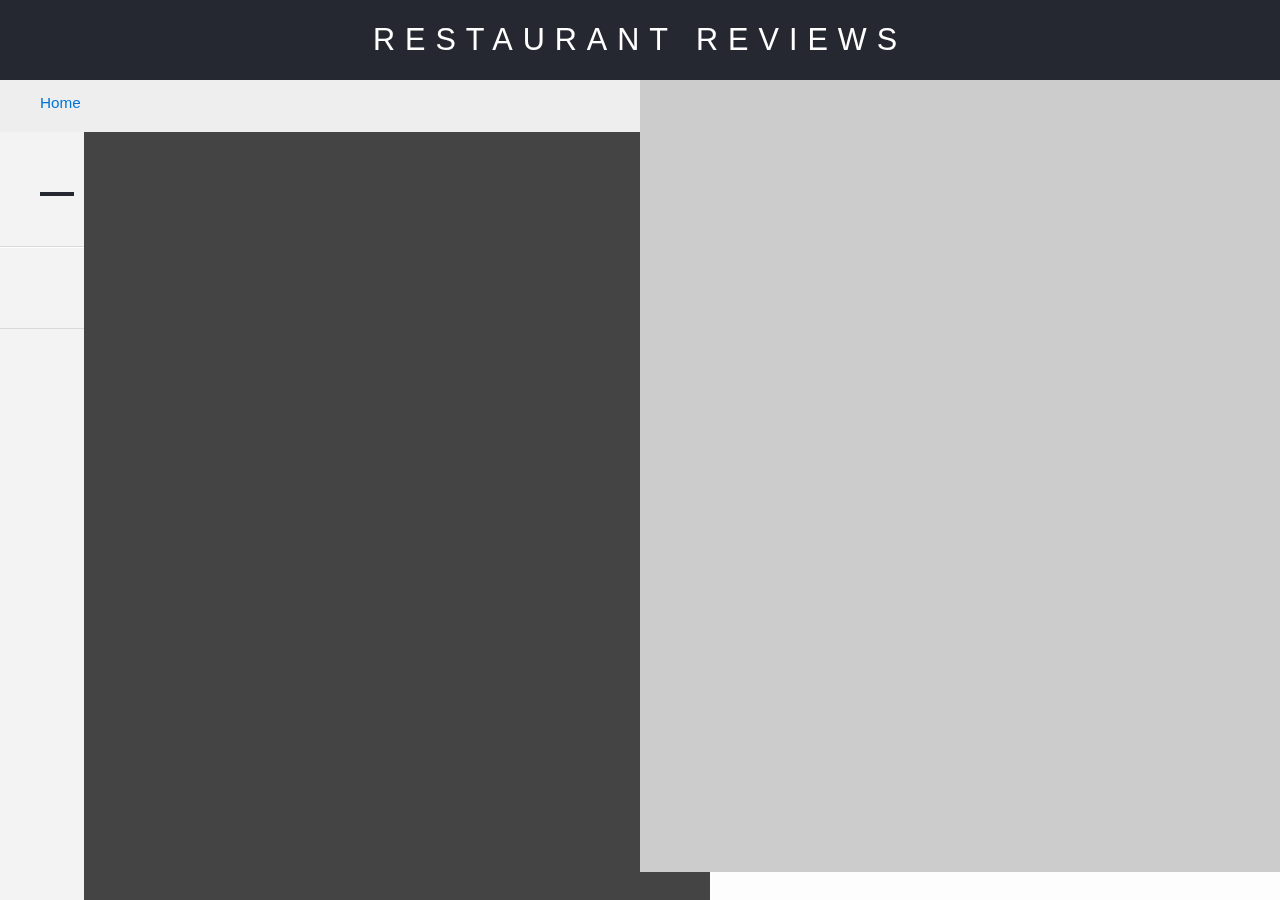
<file: restaurant-reviews-app/restaurant.html>
<!DOCTYPE html>
<html lang="en">

<head>
  <meta name="viewport" content="width=device-width,initial-scale=1">
  <meta http-equiv="X-UA-Compatible" content="IE=edge">
  <!-- Normalize.css for better cross-browser consistency -->
  <link rel="stylesheet" src="//normalize-css.googlecode.com/svn/trunk/normalize.css" />
  <!-- Main CSS file -->
  <link rel="stylesheet" href="css/styles.css" type="text/css">
  <link rel="stylesheet" href="https://unpkg.com/leaflet@1.3.1/dist/leaflet.css" integrity="sha512-Rksm5RenBEKSKFjgI3a41vrjkw4EVPlJ3+OiI65vTjIdo9brlAacEuKOiQ5OFh7cOI1bkDwLqdLw3Zg0cRJAAQ==" crossorigin=""/>
  <title>Restaurant Info</title>
</head>

<body class="inside">
  <!-- Beginning header -->
  <header>
    <!-- Beginning nav -->
    <nav>
      <h1><a href="/">Restaurant Reviews</a></h1>
    </nav>
    <!-- Beginning breadcrumb -->
    <ul id="breadcrumb" aria-label="Breadcrumb" role="navigation">
      <li><a href="/">Home</a></li>
    </ul>
    <!-- End breadcrumb -->
    <!-- End nav -->
  </header>
  <!-- End header -->

  <!-- Beginning main -->
  <main id="maincontent">
    <!-- Beginning map -->
    <section id="map-container" aria-label="Map of Restaurants" role="application">
      <div id="map"></div>
    </section>
    <!-- End map -->
    <!-- Beginning restaurant -->
    <section id="restaurant-container" aria-label="Restaurant Information">
      <h3 id="restaurant-name"></h1>
      <img id="restaurant-img">
      <p id="restaurant-cuisine" tabindex="0"></p>
      <p id="restaurant-address" tabindex="0"></p>
      <table id="restaurant-hours" tabindex="0"></table>
    </section>
    <!-- end restaurant -->
    <!-- Beginning reviews -->
    <section id="reviews-container">
      <ul id="reviews-list" tabindex="0" aria-label="List of reviews for restaurant"></ul>
    </section>
    <!-- End reviews -->
  </main>
  <!-- End main -->

  <!-- Beginning footer -->
  <footer id="footer">
    Copyright (c) 2017 <a href="/"><strong>Restaurant Reviews</strong></a> All Rights Reserved.
  </footer>
  <!-- End footer -->
  <script src="https://unpkg.com/leaflet@1.3.1/dist/leaflet.js" integrity="sha512-/Nsx9X4HebavoBvEBuyp3I7od5tA0UzAxs+j83KgC8PU0kgB4XiK4Lfe4y4cgBtaRJQEIFCW+oC506aPT2L1zw==" crossorigin=""></script>
  <!-- Beginning scripts -->
  <!-- Database helpers -->
  <script type="text/javascript" src="js/dbhelper.js"></script>
  <!-- Main javascript file -->
  <script type="text/javascript" src="js/restaurant_info.js"></script>
  <script type="application/javascript" charset="utf-8" src="js/serviceworker_register.js"></script>
</body>

</html>
</file>
<file: css/fonts/fontawesome/css/all.css>
.fa,
.fas,
.far,
.fal,
.fab {
  -moz-osx-font-smoothing: grayscale;
  -webkit-font-smoothing: antialiased;
  display: inline-block;
  font-style: normal;
  font-variant: normal;
  text-rendering: auto;
  line-height: 1; }

.fa-lg {
  font-size: 1.33333em;
  line-height: 0.75em;
  vertical-align: -.0667em; }

.fa-xs {
  font-size: .75em; }

.fa-sm {
  font-size: .875em; }

.fa-1x {
  font-size: 1em; }

.fa-2x {
  font-size: 2em; }

.fa-3x {
  font-size: 3em; }

.fa-4x {
  font-size: 4em; }

.fa-5x {
  font-size: 5em; }

.fa-6x {
  font-size: 6em; }

.fa-7x {
  font-size: 7em; }

.fa-8x {
  font-size: 8em; }

.fa-9x {
  font-size: 9em; }

.fa-10x {
  font-size: 10em; }

.fa-fw {
  text-align: center;
  width: 1.25em; }

.fa-ul {
  list-style-type: none;
  margin-left: 2.5em;
  padding-left: 0; }
  .fa-ul > li {
    position: relative; }

.fa-li {
  left: -2em;
  position: absolute;
  text-align: center;
  width: 2em;
  line-height: inherit; }

.fa-border {
  border: solid 0.08em #eee;
  border-radius: .1em;
  padding: .2em .25em .15em; }

.fa-pull-left {
  float: left; }

.fa-pull-right {
  float: right; }

.fa.fa-pull-left,
.fas.fa-pull-left,
.far.fa-pull-left,
.fal.fa-pull-left,
.fab.fa-pull-left {
  margin-right: .3em; }

.fa.fa-pull-right,
.fas.fa-pull-right,
.far.fa-pull-right,
.fal.fa-pull-right,
.fab.fa-pull-right {
  margin-left: .3em; }

.fa-spin {
  -webkit-animation: fa-spin 2s infinite linear;
          animation: fa-spin 2s infinite linear; }

.fa-pulse {
  -webkit-animation: fa-spin 1s infinite steps(8);
          animation: fa-spin 1s infinite steps(8); }

@-webkit-keyframes fa-spin {
  0% {
    -webkit-transform: rotate(0deg);
            transform: rotate(0deg); }
  100% {
    -webkit-transform: rotate(360deg);
            transform: rotate(360deg); } }

@keyframes fa-spin {
  0% {
    -webkit-transform: rotate(0deg);
            transform: rotate(0deg); }
  100% {
    -webkit-transform: rotate(360deg);
            transform: rotate(360deg); } }

.fa-rotate-90 {
  -ms-filter: "progid:DXImageTransform.Microsoft.BasicImage(rotation=1)";
  -webkit-transform: rotate(90deg);
          transform: rotate(90deg); }

.fa-rotate-180 {
  -ms-filter: "progid:DXImageTransform.Microsoft.BasicImage(rotation=2)";
  -webkit-transform: rotate(180deg);
          transform: rotate(180deg); }

.fa-rotate-270 {
  -ms-filter: "progid:DXImageTransform.Microsoft.BasicImage(rotation=3)";
  -webkit-transform: rotate(270deg);
          transform: rotate(270deg); }

.fa-flip-horizontal {
  -ms-filter: "progid:DXImageTransform.Microsoft.BasicImage(rotation=0, mirror=1)";
  -webkit-transform: scale(-1, 1);
          transform: scale(-1, 1); }

.fa-flip-vertical {
  -ms-filter: "progid:DXImageTransform.Microsoft.BasicImage(rotation=2, mirror=1)";
  -webkit-transform: scale(1, -1);
          transform: scale(1, -1); }

.fa-flip-horizontal.fa-flip-vertical {
  -ms-filter: "progid:DXImageTransform.Microsoft.BasicImage(rotation=2, mirror=1)";
  -webkit-transform: scale(-1, -1);
          transform: scale(-1, -1); }

:root .fa-rotate-90,
:root .fa-rotate-180,
:root .fa-rotate-270,
:root .fa-flip-horizontal,
:root .fa-flip-vertical {
  -webkit-filter: none;
          filter: none; }

.fa-stack {
  display: inline-block;
  height: 2em;
  line-height: 2em;
  position: relative;
  vertical-align: middle;
  width: 2.5em; }

.fa-stack-1x,
.fa-stack-2x {
  left: 0;
  position: absolute;
  text-align: center;
  width: 100%; }

.fa-stack-1x {
  line-height: inherit; }

.fa-stack-2x {
  font-size: 2em; }

.fa-inverse {
  color: #fff; }

/* Font Awesome uses the Unicode Private Use Area (PUA) to ensure screen
readers do not read off random characters that represent icons */
.fa-500px:before {
  content: "\f26e"; }

.fa-accessible-icon:before {
  content: "\f368"; }

.fa-accusoft:before {
  content: "\f369"; }

.fa-acquisitions-incorporated:before {
  content: "\f6af"; }

.fa-ad:before {
  content: "\f641"; }

.fa-address-book:before {
  content: "\f2b9"; }

.fa-address-card:before {
  content: "\f2bb"; }

.fa-adjust:before {
  content: "\f042"; }

.fa-adn:before {
  content: "\f170"; }

.fa-adobe:before {
  content: "\f778"; }

.fa-adversal:before {
  content: "\f36a"; }

.fa-affiliatetheme:before {
  content: "\f36b"; }

.fa-air-freshener:before {
  content: "\f5d0"; }

.fa-algolia:before {
  content: "\f36c"; }

.fa-align-center:before {
  content: "\f037"; }

.fa-align-justify:before {
  content: "\f039"; }

.fa-align-left:before {
  content: "\f036"; }

.fa-align-right:before {
  content: "\f038"; }

.fa-alipay:before {
  content: "\f642"; }

.fa-allergies:before {
  content: "\f461"; }

.fa-amazon:before {
  content: "\f270"; }

.fa-amazon-pay:before {
  content: "\f42c"; }

.fa-ambulance:before {
  content: "\f0f9"; }

.fa-american-sign-language-interpreting:before {
  content: "\f2a3"; }

.fa-amilia:before {
  content: "\f36d"; }

.fa-anchor:before {
  content: "\f13d"; }

.fa-android:before {
  content: "\f17b"; }

.fa-angellist:before {
  content: "\f209"; }

.fa-angle-double-down:before {
  content: "\f103"; }

.fa-angle-double-left:before {
  content: "\f100"; }

.fa-angle-double-right:before {
  content: "\f101"; }

.fa-angle-double-up:before {
  content: "\f102"; }

.fa-angle-down:before {
  content: "\f107"; }

.fa-angle-left:before {
  content: "\f104"; }

.fa-angle-right:before {
  content: "\f105"; }

.fa-angle-up:before {
  content: "\f106"; }

.fa-angry:before {
  content: "\f556"; }

.fa-angrycreative:before {
  content: "\f36e"; }

.fa-angular:before {
  content: "\f420"; }

.fa-ankh:before {
  content: "\f644"; }

.fa-app-store:before {
  content: "\f36f"; }

.fa-app-store-ios:before {
  content: "\f370"; }

.fa-apper:before {
  content: "\f371"; }

.fa-apple:before {
  content: "\f179"; }

.fa-apple-alt:before {
  content: "\f5d1"; }

.fa-apple-pay:before {
  content: "\f415"; }

.fa-archive:before {
  content: "\f187"; }

.fa-archway:before {
  content: "\f557"; }

.fa-arrow-alt-circle-down:before {
  content: "\f358"; }

.fa-arrow-alt-circle-left:before {
  content: "\f359"; }

.fa-arrow-alt-circle-right:before {
  content: "\f35a"; }

.fa-arrow-alt-circle-up:before {
  content: "\f35b"; }

.fa-arrow-circle-down:before {
  content: "\f0ab"; }

.fa-arrow-circle-left:before {
  content: "\f0a8"; }

.fa-arrow-circle-right:before {
  content: "\f0a9"; }

.fa-arrow-circle-up:before {
  content: "\f0aa"; }

.fa-arrow-down:before {
  content: "\f063"; }

.fa-arrow-left:before {
  content: "\f060"; }

.fa-arrow-right:before {
  content: "\f061"; }

.fa-arrow-up:before {
  content: "\f062"; }

.fa-arrows-alt:before {
  content: "\f0b2"; }

.fa-arrows-alt-h:before {
  content: "\f337"; }

.fa-arrows-alt-v:before {
  content: "\f338"; }

.fa-artstation:before {
  content: "\f77a"; }

.fa-assistive-listening-systems:before {
  content: "\f2a2"; }

.fa-asterisk:before {
  content: "\f069"; }

.fa-asymmetrik:before {
  content: "\f372"; }

.fa-at:before {
  content: "\f1fa"; }

.fa-atlas:before {
  content: "\f558"; }

.fa-atlassian:before {
  content: "\f77b"; }

.fa-atom:before {
  content: "\f5d2"; }

.fa-audible:before {
  content: "\f373"; }

.fa-audio-description:before {
  content: "\f29e"; }

.fa-autoprefixer:before {
  content: "\f41c"; }

.fa-avianex:before {
  content: "\f374"; }

.fa-aviato:before {
  content: "\f421"; }

.fa-award:before {
  content: "\f559"; }

.fa-aws:before {
  content: "\f375"; }

.fa-baby:before {
  content: "\f77c"; }

.fa-baby-carriage:before {
  content: "\f77d"; }

.fa-backspace:before {
  content: "\f55a"; }

.fa-backward:before {
  content: "\f04a"; }

.fa-balance-scale:before {
  content: "\f24e"; }

.fa-ban:before {
  content: "\f05e"; }

.fa-band-aid:before {
  content: "\f462"; }

.fa-bandcamp:before {
  content: "\f2d5"; }

.fa-barcode:before {
  content: "\f02a"; }

.fa-bars:before {
  content: "\f0c9"; }

.fa-baseball-ball:before {
  content: "\f433"; }

.fa-basketball-ball:before {
  content: "\f434"; }

.fa-bath:before {
  content: "\f2cd"; }

.fa-battery-empty:before {
  content: "\f244"; }

.fa-battery-full:before {
  content: "\f240"; }

.fa-battery-half:before {
  content: "\f242"; }

.fa-battery-quarter:before {
  content: "\f243"; }

.fa-battery-three-quarters:before {
  content: "\f241"; }

.fa-bed:before {
  content: "\f236"; }

.fa-beer:before {
  content: "\f0fc"; }

.fa-behance:before {
  content: "\f1b4"; }

.fa-behance-square:before {
  content: "\f1b5"; }

.fa-bell:before {
  content: "\f0f3"; }

.fa-bell-slash:before {
  content: "\f1f6"; }

.fa-bezier-curve:before {
  content: "\f55b"; }

.fa-bible:before {
  content: "\f647"; }

.fa-bicycle:before {
  content: "\f206"; }

.fa-bimobject:before {
  content: "\f378"; }

.fa-binoculars:before {
  content: "\f1e5"; }

.fa-biohazard:before {
  content: "\f780"; }

.fa-birthday-cake:before {
  content: "\f1fd"; }

.fa-bitbucket:before {
  content: "\f171"; }

.fa-bitcoin:before {
  content: "\f379"; }

.fa-bity:before {
  content: "\f37a"; }

.fa-black-tie:before {
  content: "\f27e"; }

.fa-blackberry:before {
  content: "\f37b"; }

.fa-blender:before {
  content: "\f517"; }

.fa-blender-phone:before {
  content: "\f6b6"; }

.fa-blind:before {
  content: "\f29d"; }

.fa-blog:before {
  content: "\f781"; }

.fa-blogger:before {
  content: "\f37c"; }

.fa-blogger-b:before {
  content: "\f37d"; }

.fa-bluetooth:before {
  content: "\f293"; }

.fa-bluetooth-b:before {
  content: "\f294"; }

.fa-bold:before {
  content: "\f032"; }

.fa-bolt:before {
  content: "\f0e7"; }

.fa-bomb:before {
  content: "\f1e2"; }

.fa-bone:before {
  content: "\f5d7"; }

.fa-bong:before {
  content: "\f55c"; }

.fa-book:before {
  content: "\f02d"; }

.fa-book-dead:before {
  content: "\f6b7"; }

.fa-book-open:before {
  content: "\f518"; }

.fa-book-reader:before {
  content: "\f5da"; }

.fa-bookmark:before {
  content: "\f02e"; }

.fa-bowling-ball:before {
  content: "\f436"; }

.fa-box:before {
  content: "\f466"; }

.fa-box-open:before {
  content: "\f49e"; }

.fa-boxes:before {
  content: "\f468"; }

.fa-braille:before {
  content: "\f2a1"; }

.fa-brain:before {
  content: "\f5dc"; }

.fa-briefcase:before {
  content: "\f0b1"; }

.fa-briefcase-medical:before {
  content: "\f469"; }

.fa-broadcast-tower:before {
  content: "\f519"; }

.fa-broom:before {
  content: "\f51a"; }

.fa-brush:before {
  content: "\f55d"; }

.fa-btc:before {
  content: "\f15a"; }

.fa-bug:before {
  content: "\f188"; }

.fa-building:before {
  content: "\f1ad"; }

.fa-bullhorn:before {
  content: "\f0a1"; }

.fa-bullseye:before {
  content: "\f140"; }

.fa-burn:before {
  content: "\f46a"; }

.fa-buromobelexperte:before {
  content: "\f37f"; }

.fa-bus:before {
  content: "\f207"; }

.fa-bus-alt:before {
  content: "\f55e"; }

.fa-business-time:before {
  content: "\f64a"; }

.fa-buysellads:before {
  content: "\f20d"; }

.fa-calculator:before {
  content: "\f1ec"; }

.fa-calendar:before {
  content: "\f133"; }

.fa-calendar-alt:before {
  content: "\f073"; }

.fa-calendar-check:before {
  content: "\f274"; }

.fa-calendar-day:before {
  content: "\f783"; }

.fa-calendar-minus:before {
  content: "\f272"; }

.fa-calendar-plus:before {
  content: "\f271"; }

.fa-calendar-times:before {
  content: "\f273"; }

.fa-calendar-week:before {
  content: "\f784"; }

.fa-camera:before {
  content: "\f030"; }

.fa-camera-retro:before {
  content: "\f083"; }

.fa-campground:before {
  content: "\f6bb"; }

.fa-canadian-maple-leaf:before {
  content: "\f785"; }

.fa-candy-cane:before {
  content: "\f786"; }

.fa-cannabis:before {
  content: "\f55f"; }

.fa-capsules:before {
  content: "\f46b"; }

.fa-car:before {
  content: "\f1b9"; }

.fa-car-alt:before {
  content: "\f5de"; }

.fa-car-battery:before {
  content: "\f5df"; }

.fa-car-crash:before {
  content: "\f5e1"; }

.fa-car-side:before {
  content: "\f5e4"; }

.fa-caret-down:before {
  content: "\f0d7"; }

.fa-caret-left:before {
  content: "\f0d9"; }

.fa-caret-right:before {
  content: "\f0da"; }

.fa-caret-square-down:before {
  content: "\f150"; }

.fa-caret-square-left:before {
  content: "\f191"; }

.fa-caret-square-right:before {
  content: "\f152"; }

.fa-caret-square-up:before {
  content: "\f151"; }

.fa-caret-up:before {
  content: "\f0d8"; }

.fa-carrot:before {
  content: "\f787"; }

.fa-cart-arrow-down:before {
  content: "\f218"; }

.fa-cart-plus:before {
  content: "\f217"; }

.fa-cash-register:before {
  content: "\f788"; }

.fa-cat:before {
  content: "\f6be"; }

.fa-cc-amazon-pay:before {
  content: "\f42d"; }

.fa-cc-amex:before {
  content: "\f1f3"; }

.fa-cc-apple-pay:before {
  content: "\f416"; }

.fa-cc-diners-club:before {
  content: "\f24c"; }

.fa-cc-discover:before {
  content: "\f1f2"; }

.fa-cc-jcb:before {
  content: "\f24b"; }

.fa-cc-mastercard:before {
  content: "\f1f1"; }

.fa-cc-paypal:before {
  content: "\f1f4"; }

.fa-cc-stripe:before {
  content: "\f1f5"; }

.fa-cc-visa:before {
  content: "\f1f0"; }

.fa-centercode:before {
  content: "\f380"; }

.fa-centos:before {
  content: "\f789"; }

.fa-certificate:before {
  content: "\f0a3"; }

.fa-chair:before {
  content: "\f6c0"; }

.fa-chalkboard:before {
  content: "\f51b"; }

.fa-chalkboard-teacher:before {
  content: "\f51c"; }

.fa-charging-station:before {
  content: "\f5e7"; }

.fa-chart-area:before {
  content: "\f1fe"; }

.fa-chart-bar:before {
  content: "\f080"; }

.fa-chart-line:before {
  content: "\f201"; }

.fa-chart-pie:before {
  content: "\f200"; }

.fa-check:before {
  content: "\f00c"; }

.fa-check-circle:before {
  content: "\f058"; }

.fa-check-double:before {
  content: "\f560"; }

.fa-check-square:before {
  content: "\f14a"; }

.fa-chess:before {
  content: "\f439"; }

.fa-chess-bishop:before {
  content: "\f43a"; }

.fa-chess-board:before {
  content: "\f43c"; }

.fa-chess-king:before {
  content: "\f43f"; }

.fa-chess-knight:before {
  content: "\f441"; }

.fa-chess-pawn:before {
  content: "\f443"; }

.fa-chess-queen:before {
  content: "\f445"; }

.fa-chess-rook:before {
  content: "\f447"; }

.fa-chevron-circle-down:before {
  content: "\f13a"; }

.fa-chevron-circle-left:before {
  content: "\f137"; }

.fa-chevron-circle-right:before {
  content: "\f138"; }

.fa-chevron-circle-up:before {
  content: "\f139"; }

.fa-chevron-down:before {
  content: "\f078"; }

.fa-chevron-left:before {
  content: "\f053"; }

.fa-chevron-right:before {
  content: "\f054"; }

.fa-chevron-up:before {
  content: "\f077"; }

.fa-child:before {
  content: "\f1ae"; }

.fa-chrome:before {
  content: "\f268"; }

.fa-church:before {
  content: "\f51d"; }

.fa-circle:before {
  content: "\f111"; }

.fa-circle-notch:before {
  content: "\f1ce"; }

.fa-city:before {
  content: "\f64f"; }

.fa-clipboard:before {
  content: "\f328"; }

.fa-clipboard-check:before {
  content: "\f46c"; }

.fa-clipboard-list:before {
  content: "\f46d"; }

.fa-clock:before {
  content: "\f017"; }

.fa-clone:before {
  content: "\f24d"; }

.fa-closed-captioning:before {
  content: "\f20a"; }

.fa-cloud:before {
  content: "\f0c2"; }

.fa-cloud-download-alt:before {
  content: "\f381"; }

.fa-cloud-meatball:before {
  content: "\f73b"; }

.fa-cloud-moon:before {
  content: "\f6c3"; }

.fa-cloud-moon-rain:before {
  content: "\f73c"; }

.fa-cloud-rain:before {
  content: "\f73d"; }

.fa-cloud-showers-heavy:before {
  content: "\f740"; }

.fa-cloud-sun:before {
  content: "\f6c4"; }

.fa-cloud-sun-rain:before {
  content: "\f743"; }

.fa-cloud-upload-alt:before {
  content: "\f382"; }

.fa-cloudscale:before {
  content: "\f383"; }

.fa-cloudsmith:before {
  content: "\f384"; }

.fa-cloudversify:before {
  content: "\f385"; }

.fa-cocktail:before {
  content: "\f561"; }

.fa-code:before {
  content: "\f121"; }

.fa-code-branch:before {
  content: "\f126"; }

.fa-codepen:before {
  content: "\f1cb"; }

.fa-codiepie:before {
  content: "\f284"; }

.fa-coffee:before {
  content: "\f0f4"; }

.fa-cog:before {
  content: "\f013"; }

.fa-cogs:before {
  content: "\f085"; }

.fa-coins:before {
  content: "\f51e"; }

.fa-columns:before {
  content: "\f0db"; }

.fa-comment:before {
  content: "\f075"; }

.fa-comment-alt:before {
  content: "\f27a"; }

.fa-comment-dollar:before {
  content: "\f651"; }

.fa-comment-dots:before {
  content: "\f4ad"; }

.fa-comment-slash:before {
  content: "\f4b3"; }

.fa-comments:before {
  content: "\f086"; }

.fa-comments-dollar:before {
  content: "\f653"; }

.fa-compact-disc:before {
  content: "\f51f"; }

.fa-compass:before {
  content: "\f14e"; }

.fa-compress:before {
  content: "\f066"; }

.fa-compress-arrows-alt:before {
  content: "\f78c"; }

.fa-concierge-bell:before {
  content: "\f562"; }

.fa-confluence:before {
  content: "\f78d"; }

.fa-connectdevelop:before {
  content: "\f20e"; }

.fa-contao:before {
  content: "\f26d"; }

.fa-cookie:before {
  content: "\f563"; }

.fa-cookie-bite:before {
  content: "\f564"; }

.fa-copy:before {
  content: "\f0c5"; }

.fa-copyright:before {
  content: "\f1f9"; }

.fa-couch:before {
  content: "\f4b8"; }

.fa-cpanel:before {
  content: "\f388"; }

.fa-creative-commons:before {
  content: "\f25e"; }

.fa-creative-commons-by:before {
  content: "\f4e7"; }

.fa-creative-commons-nc:before {
  content: "\f4e8"; }

.fa-creative-commons-nc-eu:before {
  content: "\f4e9"; }

.fa-creative-commons-nc-jp:before {
  content: "\f4ea"; }

.fa-creative-commons-nd:before {
  content: "\f4eb"; }

.fa-creative-commons-pd:before {
  content: "\f4ec"; }

.fa-creative-commons-pd-alt:before {
  content: "\f4ed"; }

.fa-creative-commons-remix:before {
  content: "\f4ee"; }

.fa-creative-commons-sa:before {
  content: "\f4ef"; }

.fa-creative-commons-sampling:before {
  content: "\f4f0"; }

.fa-creative-commons-sampling-plus:before {
  content: "\f4f1"; }

.fa-creative-commons-share:before {
  content: "\f4f2"; }

.fa-creative-commons-zero:before {
  content: "\f4f3"; }

.fa-credit-card:before {
  content: "\f09d"; }

.fa-critical-role:before {
  content: "\f6c9"; }

.fa-crop:before {
  content: "\f125"; }

.fa-crop-alt:before {
  content: "\f565"; }

.fa-cross:before {
  content: "\f654"; }

.fa-crosshairs:before {
  content: "\f05b"; }

.fa-crow:before {
  content: "\f520"; }

.fa-crown:before {
  content: "\f521"; }

.fa-css3:before {
  content: "\f13c"; }

.fa-css3-alt:before {
  content: "\f38b"; }

.fa-cube:before {
  content: "\f1b2"; }

.fa-cubes:before {
  content: "\f1b3"; }

.fa-cut:before {
  content: "\f0c4"; }

.fa-cuttlefish:before {
  content: "\f38c"; }

.fa-d-and-d:before {
  content: "\f38d"; }

.fa-d-and-d-beyond:before {
  content: "\f6ca"; }

.fa-dashcube:before {
  content: "\f210"; }

.fa-database:before {
  content: "\f1c0"; }

.fa-deaf:before {
  content: "\f2a4"; }

.fa-delicious:before {
  content: "\f1a5"; }

.fa-democrat:before {
  content: "\f747"; }

.fa-deploydog:before {
  content: "\f38e"; }

.fa-deskpro:before {
  content: "\f38f"; }

.fa-desktop:before {
  content: "\f108"; }

.fa-dev:before {
  content: "\f6cc"; }

.fa-deviantart:before {
  content: "\f1bd"; }

.fa-dharmachakra:before {
  content: "\f655"; }

.fa-dhl:before {
  content: "\f790"; }

.fa-diagnoses:before {
  content: "\f470"; }

.fa-diaspora:before {
  content: "\f791"; }

.fa-dice:before {
  content: "\f522"; }

.fa-dice-d20:before {
  content: "\f6cf"; }

.fa-dice-d6:before {
  content: "\f6d1"; }

.fa-dice-five:before {
  content: "\f523"; }

.fa-dice-four:before {
  content: "\f524"; }

.fa-dice-one:before {
  content: "\f525"; }

.fa-dice-six:before {
  content: "\f526"; }

.fa-dice-three:before {
  content: "\f527"; }

.fa-dice-two:before {
  content: "\f528"; }

.fa-digg:before {
  content: "\f1a6"; }

.fa-digital-ocean:before {
  content: "\f391"; }

.fa-digital-tachograph:before {
  content: "\f566"; }

.fa-directions:before {
  content: "\f5eb"; }

.fa-discord:before {
  content: "\f392"; }

.fa-discourse:before {
  content: "\f393"; }

.fa-divide:before {
  content: "\f529"; }

.fa-dizzy:before {
  content: "\f567"; }

.fa-dna:before {
  content: "\f471"; }

.fa-dochub:before {
  content: "\f394"; }

.fa-docker:before {
  content: "\f395"; }

.fa-dog:before {
  content: "\f6d3"; }

.fa-dollar-sign:before {
  content: "\f155"; }

.fa-dolly:before {
  content: "\f472"; }

.fa-dolly-flatbed:before {
  content: "\f474"; }

.fa-donate:before {
  content: "\f4b9"; }

.fa-door-closed:before {
  content: "\f52a"; }

.fa-door-open:before {
  content: "\f52b"; }

.fa-dot-circle:before {
  content: "\f192"; }

.fa-dove:before {
  content: "\f4ba"; }

.fa-download:before {
  content: "\f019"; }

.fa-draft2digital:before {
  content: "\f396"; }

.fa-drafting-compass:before {
  content: "\f568"; }

.fa-dragon:before {
  content: "\f6d5"; }

.fa-draw-polygon:before {
  content: "\f5ee"; }

.fa-dribbble:before {
  content: "\f17d"; }

.fa-dribbble-square:before {
  content: "\f397"; }

.fa-dropbox:before {
  content: "\f16b"; }

.fa-drum:before {
  content: "\f569"; }

.fa-drum-steelpan:before {
  content: "\f56a"; }

.fa-drumstick-bite:before {
  content: "\f6d7"; }

.fa-drupal:before {
  content: "\f1a9"; }

.fa-dumbbell:before {
  content: "\f44b"; }

.fa-dumpster:before {
  content: "\f793"; }

.fa-dumpster-fire:before {
  content: "\f794"; }

.fa-dungeon:before {
  content: "\f6d9"; }

.fa-dyalog:before {
  content: "\f399"; }

.fa-earlybirds:before {
  content: "\f39a"; }

.fa-ebay:before {
  content: "\f4f4"; }

.fa-edge:before {
  content: "\f282"; }

.fa-edit:before {
  content: "\f044"; }

.fa-eject:before {
  content: "\f052"; }

.fa-elementor:before {
  content: "\f430"; }

.fa-ellipsis-h:before {
  content: "\f141"; }

.fa-ellipsis-v:before {
  content: "\f142"; }

.fa-ello:before {
  content: "\f5f1"; }

.fa-ember:before {
  content: "\f423"; }

.fa-empire:before {
  content: "\f1d1"; }

.fa-envelope:before {
  content: "\f0e0"; }

.fa-envelope-open:before {
  content: "\f2b6"; }

.fa-envelope-open-text:before {
  content: "\f658"; }

.fa-envelope-square:before {
  content: "\f199"; }

.fa-envira:before {
  content: "\f299"; }

.fa-equals:before {
  content: "\f52c"; }

.fa-eraser:before {
  content: "\f12d"; }

.fa-erlang:before {
  content: "\f39d"; }

.fa-ethereum:before {
  content: "\f42e"; }

.fa-ethernet:before {
  content: "\f796"; }

.fa-etsy:before {
  content: "\f2d7"; }

.fa-euro-sign:before {
  content: "\f153"; }

.fa-exchange-alt:before {
  content: "\f362"; }

.fa-exclamation:before {
  content: "\f12a"; }

.fa-exclamation-circle:before {
  content: "\f06a"; }

.fa-exclamation-triangle:before {
  content: "\f071"; }

.fa-expand:before {
  content: "\f065"; }

.fa-expand-arrows-alt:before {
  content: "\f31e"; }

.fa-expeditedssl:before {
  content: "\f23e"; }

.fa-external-link-alt:before {
  content: "\f35d"; }

.fa-external-link-square-alt:before {
  content: "\f360"; }

.fa-eye:before {
  content: "\f06e"; }

.fa-eye-dropper:before {
  content: "\f1fb"; }

.fa-eye-slash:before {
  content: "\f070"; }

.fa-facebook:before {
  content: "\f09a"; }

.fa-facebook-f:before {
  content: "\f39e"; }

.fa-facebook-messenger:before {
  content: "\f39f"; }

.fa-facebook-square:before {
  content: "\f082"; }

.fa-fantasy-flight-games:before {
  content: "\f6dc"; }

.fa-fast-backward:before {
  content: "\f049"; }

.fa-fast-forward:before {
  content: "\f050"; }

.fa-fax:before {
  content: "\f1ac"; }

.fa-feather:before {
  content: "\f52d"; }

.fa-feather-alt:before {
  content: "\f56b"; }

.fa-fedex:before {
  content: "\f797"; }

.fa-fedora:before {
  content: "\f798"; }

.fa-female:before {
  content: "\f182"; }

.fa-fighter-jet:before {
  content: "\f0fb"; }

.fa-figma:before {
  content: "\f799"; }

.fa-file:before {
  content: "\f15b"; }

.fa-file-alt:before {
  content: "\f15c"; }

.fa-file-archive:before {
  content: "\f1c6"; }

.fa-file-audio:before {
  content: "\f1c7"; }

.fa-file-code:before {
  content: "\f1c9"; }

.fa-file-contract:before {
  content: "\f56c"; }

.fa-file-csv:before {
  content: "\f6dd"; }

.fa-file-download:before {
  content: "\f56d"; }

.fa-file-excel:before {
  content: "\f1c3"; }

.fa-file-export:before {
  content: "\f56e"; }

.fa-file-image:before {
  content: "\f1c5"; }

.fa-file-import:before {
  content: "\f56f"; }

.fa-file-invoice:before {
  content: "\f570"; }

.fa-file-invoice-dollar:before {
  content: "\f571"; }

.fa-file-medical:before {
  content: "\f477"; }

.fa-file-medical-alt:before {
  content: "\f478"; }

.fa-file-pdf:before {
  content: "\f1c1"; }

.fa-file-powerpoint:before {
  content: "\f1c4"; }

.fa-file-prescription:before {
  content: "\f572"; }

.fa-file-signature:before {
  content: "\f573"; }

.fa-file-upload:before {
  content: "\f574"; }

.fa-file-video:before {
  content: "\f1c8"; }

.fa-file-word:before {
  content: "\f1c2"; }

.fa-fill:before {
  content: "\f575"; }

.fa-fill-drip:before {
  content: "\f576"; }

.fa-film:before {
  content: "\f008"; }

.fa-filter:before {
  content: "\f0b0"; }

.fa-fingerprint:before {
  content: "\f577"; }

.fa-fire:before {
  content: "\f06d"; }

.fa-fire-alt:before {
  content: "\f7e4"; }

.fa-fire-extinguisher:before {
  content: "\f134"; }

.fa-firefox:before {
  content: "\f269"; }

.fa-first-aid:before {
  content: "\f479"; }

.fa-first-order:before {
  content: "\f2b0"; }

.fa-first-order-alt:before {
  content: "\f50a"; }

.fa-firstdraft:before {
  content: "\f3a1"; }

.fa-fish:before {
  content: "\f578"; }

.fa-fist-raised:before {
  content: "\f6de"; }

.fa-flag:before {
  content: "\f024"; }

.fa-flag-checkered:before {
  content: "\f11e"; }

.fa-flag-usa:before {
  content: "\f74d"; }

.fa-flask:before {
  content: "\f0c3"; }

.fa-flickr:before {
  content: "\f16e"; }

.fa-flipboard:before {
  content: "\f44d"; }

.fa-flushed:before {
  content: "\f579"; }

.fa-fly:before {
  content: "\f417"; }

.fa-folder:before {
  content: "\f07b"; }

.fa-folder-minus:before {
  content: "\f65d"; }

.fa-folder-open:before {
  content: "\f07c"; }

.fa-folder-plus:before {
  content: "\f65e"; }

.fa-font:before {
  content: "\f031"; }

.fa-font-awesome:before {
  content: "\f2b4"; }

.fa-font-awesome-alt:before {
  content: "\f35c"; }

.fa-font-awesome-flag:before {
  content: "\f425"; }

.fa-font-awesome-logo-full:before {
  content: "\f4e6"; }

.fa-fonticons:before {
  content: "\f280"; }

.fa-fonticons-fi:before {
  content: "\f3a2"; }

.fa-football-ball:before {
  content: "\f44e"; }

.fa-fort-awesome:before {
  content: "\f286"; }

.fa-fort-awesome-alt:before {
  content: "\f3a3"; }

.fa-forumbee:before {
  content: "\f211"; }

.fa-forward:before {
  content: "\f04e"; }

.fa-foursquare:before {
  content: "\f180"; }

.fa-free-code-camp:before {
  content: "\f2c5"; }

.fa-freebsd:before {
  content: "\f3a4"; }

.fa-frog:before {
  content: "\f52e"; }

.fa-frown:before {
  content: "\f119"; }

.fa-frown-open:before {
  content: "\f57a"; }

.fa-fulcrum:before {
  content: "\f50b"; }

.fa-funnel-dollar:before {
  content: "\f662"; }

.fa-futbol:before {
  content: "\f1e3"; }

.fa-galactic-republic:before {
  content: "\f50c"; }

.fa-galactic-senate:before {
  content: "\f50d"; }

.fa-gamepad:before {
  content: "\f11b"; }

.fa-gas-pump:before {
  content: "\f52f"; }

.fa-gavel:before {
  content: "\f0e3"; }

.fa-gem:before {
  content: "\f3a5"; }

.fa-genderless:before {
  content: "\f22d"; }

.fa-get-pocket:before {
  content: "\f265"; }

.fa-gg:before {
  content: "\f260"; }

.fa-gg-circle:before {
  content: "\f261"; }

.fa-ghost:before {
  content: "\f6e2"; }

.fa-gift:before {
  content: "\f06b"; }

.fa-gifts:before {
  content: "\f79c"; }

.fa-git:before {
  content: "\f1d3"; }

.fa-git-square:before {
  content: "\f1d2"; }

.fa-github:before {
  content: "\f09b"; }

.fa-github-alt:before {
  content: "\f113"; }

.fa-github-square:before {
  content: "\f092"; }

.fa-gitkraken:before {
  content: "\f3a6"; }

.fa-gitlab:before {
  content: "\f296"; }

.fa-gitter:before {
  content: "\f426"; }

.fa-glass-cheers:before {
  content: "\f79f"; }

.fa-glass-martini:before {
  content: "\f000"; }

.fa-glass-martini-alt:before {
  content: "\f57b"; }

.fa-glass-whiskey:before {
  content: "\f7a0"; }

.fa-glasses:before {
  content: "\f530"; }

.fa-glide:before {
  content: "\f2a5"; }

.fa-glide-g:before {
  content: "\f2a6"; }

.fa-globe:before {
  content: "\f0ac"; }

.fa-globe-africa:before {
  content: "\f57c"; }

.fa-globe-americas:before {
  content: "\f57d"; }

.fa-globe-asia:before {
  content: "\f57e"; }

.fa-globe-europe:before {
  content: "\f7a2"; }

.fa-gofore:before {
  content: "\f3a7"; }

.fa-golf-ball:before {
  content: "\f450"; }

.fa-goodreads:before {
  content: "\f3a8"; }

.fa-goodreads-g:before {
  content: "\f3a9"; }

.fa-google:before {
  content: "\f1a0"; }

.fa-google-drive:before {
  content: "\f3aa"; }

.fa-google-play:before {
  content: "\f3ab"; }

.fa-google-plus:before {
  content: "\f2b3"; }

.fa-google-plus-g:before {
  content: "\f0d5"; }

.fa-google-plus-square:before {
  content: "\f0d4"; }

.fa-google-wallet:before {
  content: "\f1ee"; }

.fa-gopuram:before {
  content: "\f664"; }

.fa-graduation-cap:before {
  content: "\f19d"; }

.fa-gratipay:before {
  content: "\f184"; }

.fa-grav:before {
  content: "\f2d6"; }

.fa-greater-than:before {
  content: "\f531"; }

.fa-greater-than-equal:before {
  content: "\f532"; }

.fa-grimace:before {
  content: "\f57f"; }

.fa-grin:before {
  content: "\f580"; }

.fa-grin-alt:before {
  content: "\f581"; }

.fa-grin-beam:before {
  content: "\f582"; }

.fa-grin-beam-sweat:before {
  content: "\f583"; }

.fa-grin-hearts:before {
  content: "\f584"; }

.fa-grin-squint:before {
  content: "\f585"; }

.fa-grin-squint-tears:before {
  content: "\f586"; }

.fa-grin-stars:before {
  content: "\f587"; }

.fa-grin-tears:before {
  content: "\f588"; }

.fa-grin-tongue:before {
  content: "\f589"; }

.fa-grin-tongue-squint:before {
  content: "\f58a"; }

.fa-grin-tongue-wink:before {
  content: "\f58b"; }

.fa-grin-wink:before {
  content: "\f58c"; }

.fa-grip-horizontal:before {
  content: "\f58d"; }

.fa-grip-lines:before {
  content: "\f7a4"; }

.fa-grip-lines-vertical:before {
  content: "\f7a5"; }

.fa-grip-vertical:before {
  content: "\f58e"; }

.fa-gripfire:before {
  content: "\f3ac"; }

.fa-grunt:before {
  content: "\f3ad"; }

.fa-guitar:before {
  content: "\f7a6"; }

.fa-gulp:before {
  content: "\f3ae"; }

.fa-h-square:before {
  content: "\f0fd"; }

.fa-hacker-news:before {
  content: "\f1d4"; }

.fa-hacker-news-square:before {
  content: "\f3af"; }

.fa-hackerrank:before {
  content: "\f5f7"; }

.fa-hammer:before {
  content: "\f6e3"; }

.fa-hamsa:before {
  content: "\f665"; }

.fa-hand-holding:before {
  content: "\f4bd"; }

.fa-hand-holding-heart:before {
  content: "\f4be"; }

.fa-hand-holding-usd:before {
  content: "\f4c0"; }

.fa-hand-lizard:before {
  content: "\f258"; }

.fa-hand-paper:before {
  content: "\f256"; }

.fa-hand-peace:before {
  content: "\f25b"; }

.fa-hand-point-down:before {
  content: "\f0a7"; }

.fa-hand-point-left:before {
  content: "\f0a5"; }

.fa-hand-point-right:before {
  content: "\f0a4"; }

.fa-hand-point-up:before {
  content: "\f0a6"; }

.fa-hand-pointer:before {
  content: "\f25a"; }

.fa-hand-rock:before {
  content: "\f255"; }

.fa-hand-scissors:before {
  content: "\f257"; }

.fa-hand-spock:before {
  content: "\f259"; }

.fa-hands:before {
  content: "\f4c2"; }

.fa-hands-helping:before {
  content: "\f4c4"; }

.fa-handshake:before {
  content: "\f2b5"; }

.fa-hanukiah:before {
  content: "\f6e6"; }

.fa-hashtag:before {
  content: "\f292"; }

.fa-hat-wizard:before {
  content: "\f6e8"; }

.fa-haykal:before {
  content: "\f666"; }

.fa-hdd:before {
  content: "\f0a0"; }

.fa-heading:before {
  content: "\f1dc"; }

.fa-headphones:before {
  content: "\f025"; }

.fa-headphones-alt:before {
  content: "\f58f"; }

.fa-headset:before {
  content: "\f590"; }

.fa-heart:before {
  content: "\f004"; }

.fa-heart-broken:before {
  content: "\f7a9"; }

.fa-heartbeat:before {
  content: "\f21e"; }

.fa-helicopter:before {
  content: "\f533"; }

.fa-highlighter:before {
  content: "\f591"; }

.fa-hiking:before {
  content: "\f6ec"; }

.fa-hippo:before {
  content: "\f6ed"; }

.fa-hips:before {
  content: "\f452"; }

.fa-hire-a-helper:before {
  content: "\f3b0"; }

.fa-history:before {
  content: "\f1da"; }

.fa-hockey-puck:before {
  content: "\f453"; }

.fa-holly-berry:before {
  content: "\f7aa"; }

.fa-home:before {
  content: "\f015"; }

.fa-hooli:before {
  content: "\f427"; }

.fa-hornbill:before {
  content: "\f592"; }

.fa-horse:before {
  content: "\f6f0"; }

.fa-horse-head:before {
  content: "\f7ab"; }

.fa-hospital:before {
  content: "\f0f8"; }

.fa-hospital-alt:before {
  content: "\f47d"; }

.fa-hospital-symbol:before {
  content: "\f47e"; }

.fa-hot-tub:before {
  content: "\f593"; }

.fa-hotel:before {
  content: "\f594"; }

.fa-hotjar:before {
  content: "\f3b1"; }

.fa-hourglass:before {
  content: "\f254"; }

.fa-hourglass-end:before {
  content: "\f253"; }

.fa-hourglass-half:before {
  content: "\f252"; }

.fa-hourglass-start:before {
  content: "\f251"; }

.fa-house-damage:before {
  content: "\f6f1"; }

.fa-houzz:before {
  content: "\f27c"; }

.fa-hryvnia:before {
  content: "\f6f2"; }

.fa-html5:before {
  content: "\f13b"; }

.fa-hubspot:before {
  content: "\f3b2"; }

.fa-i-cursor:before {
  content: "\f246"; }

.fa-icicles:before {
  content: "\f7ad"; }

.fa-id-badge:before {
  content: "\f2c1"; }

.fa-id-card:before {
  content: "\f2c2"; }

.fa-id-card-alt:before {
  content: "\f47f"; }

.fa-igloo:before {
  content: "\f7ae"; }

.fa-image:before {
  content: "\f03e"; }

.fa-images:before {
  content: "\f302"; }

.fa-imdb:before {
  content: "\f2d8"; }

.fa-inbox:before {
  content: "\f01c"; }

.fa-indent:before {
  content: "\f03c"; }

.fa-industry:before {
  content: "\f275"; }

.fa-infinity:before {
  content: "\f534"; }

.fa-info:before {
  content: "\f129"; }

.fa-info-circle:before {
  content: "\f05a"; }

.fa-instagram:before {
  content: "\f16d"; }

.fa-intercom:before {
  content: "\f7af"; }

.fa-internet-explorer:before {
  content: "\f26b"; }

.fa-invision:before {
  content: "\f7b0"; }

.fa-ioxhost:before {
  content: "\f208"; }

.fa-italic:before {
  content: "\f033"; }

.fa-itunes:before {
  content: "\f3b4"; }

.fa-itunes-note:before {
  content: "\f3b5"; }

.fa-java:before {
  content: "\f4e4"; }

.fa-jedi:before {
  content: "\f669"; }

.fa-jedi-order:before {
  content: "\f50e"; }

.fa-jenkins:before {
  content: "\f3b6"; }

.fa-jira:before {
  content: "\f7b1"; }

.fa-joget:before {
  content: "\f3b7"; }

.fa-joint:before {
  content: "\f595"; }

.fa-joomla:before {
  content: "\f1aa"; }

.fa-journal-whills:before {
  content: "\f66a"; }

.fa-js:before {
  content: "\f3b8"; }

.fa-js-square:before {
  content: "\f3b9"; }

.fa-jsfiddle:before {
  content: "\f1cc"; }

.fa-kaaba:before {
  content: "\f66b"; }

.fa-kaggle:before {
  content: "\f5fa"; }

.fa-key:before {
  content: "\f084"; }

.fa-keybase:before {
  content: "\f4f5"; }

.fa-keyboard:before {
  content: "\f11c"; }

.fa-keycdn:before {
  content: "\f3ba"; }

.fa-khanda:before {
  content: "\f66d"; }

.fa-kickstarter:before {
  content: "\f3bb"; }

.fa-kickstarter-k:before {
  content: "\f3bc"; }

.fa-kiss:before {
  content: "\f596"; }

.fa-kiss-beam:before {
  content: "\f597"; }

.fa-kiss-wink-heart:before {
  content: "\f598"; }

.fa-kiwi-bird:before {
  content: "\f535"; }

.fa-korvue:before {
  content: "\f42f"; }

.fa-landmark:before {
  content: "\f66f"; }

.fa-language:before {
  content: "\f1ab"; }

.fa-laptop:before {
  content: "\f109"; }

.fa-laptop-code:before {
  content: "\f5fc"; }

.fa-laravel:before {
  content: "\f3bd"; }

.fa-lastfm:before {
  content: "\f202"; }

.fa-lastfm-square:before {
  content: "\f203"; }

.fa-laugh:before {
  content: "\f599"; }

.fa-laugh-beam:before {
  content: "\f59a"; }

.fa-laugh-squint:before {
  content: "\f59b"; }

.fa-laugh-wink:before {
  content: "\f59c"; }

.fa-layer-group:before {
  content: "\f5fd"; }

.fa-leaf:before {
  content: "\f06c"; }

.fa-leanpub:before {
  content: "\f212"; }

.fa-lemon:before {
  content: "\f094"; }

.fa-less:before {
  content: "\f41d"; }

.fa-less-than:before {
  content: "\f536"; }

.fa-less-than-equal:before {
  content: "\f537"; }

.fa-level-down-alt:before {
  content: "\f3be"; }

.fa-level-up-alt:before {
  content: "\f3bf"; }

.fa-life-ring:before {
  content: "\f1cd"; }

.fa-lightbulb:before {
  content: "\f0eb"; }

.fa-line:before {
  content: "\f3c0"; }

.fa-link:before {
  content: "\f0c1"; }

.fa-linkedin:before {
  content: "\f08c"; }

.fa-linkedin-in:before {
  content: "\f0e1"; }

.fa-linode:before {
  content: "\f2b8"; }

.fa-linux:before {
  content: "\f17c"; }

.fa-lira-sign:before {
  content: "\f195"; }

.fa-list:before {
  content: "\f03a"; }

.fa-list-alt:before {
  content: "\f022"; }

.fa-list-ol:before {
  content: "\f0cb"; }

.fa-list-ul:before {
  content: "\f0ca"; }

.fa-location-arrow:before {
  content: "\f124"; }

.fa-lock:before {
  content: "\f023"; }

.fa-lock-open:before {
  content: "\f3c1"; }

.fa-long-arrow-alt-down:before {
  content: "\f309"; }

.fa-long-arrow-alt-left:before {
  content: "\f30a"; }

.fa-long-arrow-alt-right:before {
  content: "\f30b"; }

.fa-long-arrow-alt-up:before {
  content: "\f30c"; }

.fa-low-vision:before {
  content: "\f2a8"; }

.fa-luggage-cart:before {
  content: "\f59d"; }

.fa-lyft:before {
  content: "\f3c3"; }

.fa-magento:before {
  content: "\f3c4"; }

.fa-magic:before {
  content: "\f0d0"; }

.fa-magnet:before {
  content: "\f076"; }

.fa-mail-bulk:before {
  content: "\f674"; }

.fa-mailchimp:before {
  content: "\f59e"; }

.fa-male:before {
  content: "\f183"; }

.fa-mandalorian:before {
  content: "\f50f"; }

.fa-map:before {
  content: "\f279"; }

.fa-map-marked:before {
  content: "\f59f"; }

.fa-map-marked-alt:before {
  content: "\f5a0"; }

.fa-map-marker:before {
  content: "\f041"; }

.fa-map-marker-alt:before {
  content: "\f3c5"; }

.fa-map-pin:before {
  content: "\f276"; }

.fa-map-signs:before {
  content: "\f277"; }

.fa-markdown:before {
  content: "\f60f"; }

.fa-marker:before {
  content: "\f5a1"; }

.fa-mars:before {
  content: "\f222"; }

.fa-mars-double:before {
  content: "\f227"; }

.fa-mars-stroke:before {
  content: "\f229"; }

.fa-mars-stroke-h:before {
  content: "\f22b"; }

.fa-mars-stroke-v:before {
  content: "\f22a"; }

.fa-mask:before {
  content: "\f6fa"; }

.fa-mastodon:before {
  content: "\f4f6"; }

.fa-maxcdn:before {
  content: "\f136"; }

.fa-medal:before {
  content: "\f5a2"; }

.fa-medapps:before {
  content: "\f3c6"; }

.fa-medium:before {
  content: "\f23a"; }

.fa-medium-m:before {
  content: "\f3c7"; }

.fa-medkit:before {
  content: "\f0fa"; }

.fa-medrt:before {
  content: "\f3c8"; }

.fa-meetup:before {
  content: "\f2e0"; }

.fa-megaport:before {
  content: "\f5a3"; }

.fa-meh:before {
  content: "\f11a"; }

.fa-meh-blank:before {
  content: "\f5a4"; }

.fa-meh-rolling-eyes:before {
  content: "\f5a5"; }

.fa-memory:before {
  content: "\f538"; }

.fa-mendeley:before {
  content: "\f7b3"; }

.fa-menorah:before {
  content: "\f676"; }

.fa-mercury:before {
  content: "\f223"; }

.fa-meteor:before {
  content: "\f753"; }

.fa-microchip:before {
  content: "\f2db"; }

.fa-microphone:before {
  content: "\f130"; }

.fa-microphone-alt:before {
  content: "\f3c9"; }

.fa-microphone-alt-slash:before {
  content: "\f539"; }

.fa-microphone-slash:before {
  content: "\f131"; }

.fa-microscope:before {
  content: "\f610"; }

.fa-microsoft:before {
  content: "\f3ca"; }

.fa-minus:before {
  content: "\f068"; }

.fa-minus-circle:before {
  content: "\f056"; }

.fa-minus-square:before {
  content: "\f146"; }

.fa-mitten:before {
  content: "\f7b5"; }

.fa-mix:before {
  content: "\f3cb"; }

.fa-mixcloud:before {
  content: "\f289"; }

.fa-mizuni:before {
  content: "\f3cc"; }

.fa-mobile:before {
  content: "\f10b"; }

.fa-mobile-alt:before {
  content: "\f3cd"; }

.fa-modx:before {
  content: "\f285"; }

.fa-monero:before {
  content: "\f3d0"; }

.fa-money-bill:before {
  content: "\f0d6"; }

.fa-money-bill-alt:before {
  content: "\f3d1"; }

.fa-money-bill-wave:before {
  content: "\f53a"; }

.fa-money-bill-wave-alt:before {
  content: "\f53b"; }

.fa-money-check:before {
  content: "\f53c"; }

.fa-money-check-alt:before {
  content: "\f53d"; }

.fa-monument:before {
  content: "\f5a6"; }

.fa-moon:before {
  content: "\f186"; }

.fa-mortar-pestle:before {
  content: "\f5a7"; }

.fa-mosque:before {
  content: "\f678"; }

.fa-motorcycle:before {
  content: "\f21c"; }

.fa-mountain:before {
  content: "\f6fc"; }

.fa-mouse-pointer:before {
  content: "\f245"; }

.fa-mug-hot:before {
  content: "\f7b6"; }

.fa-music:before {
  content: "\f001"; }

.fa-napster:before {
  content: "\f3d2"; }

.fa-neos:before {
  content: "\f612"; }

.fa-network-wired:before {
  content: "\f6ff"; }

.fa-neuter:before {
  content: "\f22c"; }

.fa-newspaper:before {
  content: "\f1ea"; }

.fa-nimblr:before {
  content: "\f5a8"; }

.fa-nintendo-switch:before {
  content: "\f418"; }

.fa-node:before {
  content: "\f419"; }

.fa-node-js:before {
  content: "\f3d3"; }

.fa-not-equal:before {
  content: "\f53e"; }

.fa-notes-medical:before {
  content: "\f481"; }

.fa-npm:before {
  content: "\f3d4"; }

.fa-ns8:before {
  content: "\f3d5"; }

.fa-nutritionix:before {
  content: "\f3d6"; }

.fa-object-group:before {
  content: "\f247"; }

.fa-object-ungroup:before {
  content: "\f248"; }

.fa-odnoklassniki:before {
  content: "\f263"; }

.fa-odnoklassniki-square:before {
  content: "\f264"; }

.fa-oil-can:before {
  content: "\f613"; }

.fa-old-republic:before {
  content: "\f510"; }

.fa-om:before {
  content: "\f679"; }

.fa-opencart:before {
  content: "\f23d"; }

.fa-openid:before {
  content: "\f19b"; }

.fa-opera:before {
  content: "\f26a"; }

.fa-optin-monster:before {
  content: "\f23c"; }

.fa-osi:before {
  content: "\f41a"; }

.fa-otter:before {
  content: "\f700"; }

.fa-outdent:before {
  content: "\f03b"; }

.fa-page4:before {
  content: "\f3d7"; }

.fa-pagelines:before {
  content: "\f18c"; }

.fa-paint-brush:before {
  content: "\f1fc"; }

.fa-paint-roller:before {
  content: "\f5aa"; }

.fa-palette:before {
  content: "\f53f"; }

.fa-palfed:before {
  content: "\f3d8"; }

.fa-pallet:before {
  content: "\f482"; }

.fa-paper-plane:before {
  content: "\f1d8"; }

.fa-paperclip:before {
  content: "\f0c6"; }

.fa-parachute-box:before {
  content: "\f4cd"; }

.fa-paragraph:before {
  content: "\f1dd"; }

.fa-parking:before {
  content: "\f540"; }

.fa-passport:before {
  content: "\f5ab"; }

.fa-pastafarianism:before {
  content: "\f67b"; }

.fa-paste:before {
  content: "\f0ea"; }

.fa-patreon:before {
  content: "\f3d9"; }

.fa-pause:before {
  content: "\f04c"; }

.fa-pause-circle:before {
  content: "\f28b"; }

.fa-paw:before {
  content: "\f1b0"; }

.fa-paypal:before {
  content: "\f1ed"; }

.fa-peace:before {
  content: "\f67c"; }

.fa-pen:before {
  content: "\f304"; }

.fa-pen-alt:before {
  content: "\f305"; }

.fa-pen-fancy:before {
  content: "\f5ac"; }

.fa-pen-nib:before {
  content: "\f5ad"; }

.fa-pen-square:before {
  content: "\f14b"; }

.fa-pencil-alt:before {
  content: "\f303"; }

.fa-pencil-ruler:before {
  content: "\f5ae"; }

.fa-penny-arcade:before {
  content: "\f704"; }

.fa-people-carry:before {
  content: "\f4ce"; }

.fa-percent:before {
  content: "\f295"; }

.fa-percentage:before {
  content: "\f541"; }

.fa-periscope:before {
  content: "\f3da"; }

.fa-person-booth:before {
  content: "\f756"; }

.fa-phabricator:before {
  content: "\f3db"; }

.fa-phoenix-framework:before {
  content: "\f3dc"; }

.fa-phoenix-squadron:before {
  content: "\f511"; }

.fa-phone:before {
  content: "\f095"; }

.fa-phone-slash:before {
  content: "\f3dd"; }

.fa-phone-square:before {
  content: "\f098"; }

.fa-phone-volume:before {
  content: "\f2a0"; }

.fa-php:before {
  content: "\f457"; }

.fa-pied-piper:before {
  content: "\f2ae"; }

.fa-pied-piper-alt:before {
  content: "\f1a8"; }

.fa-pied-piper-hat:before {
  content: "\f4e5"; }

.fa-pied-piper-pp:before {
  content: "\f1a7"; }

.fa-piggy-bank:before {
  content: "\f4d3"; }

.fa-pills:before {
  content: "\f484"; }

.fa-pinterest:before {
  content: "\f0d2"; }

.fa-pinterest-p:before {
  content: "\f231"; }

.fa-pinterest-square:before {
  content: "\f0d3"; }

.fa-place-of-worship:before {
  content: "\f67f"; }

.fa-plane:before {
  content: "\f072"; }

.fa-plane-arrival:before {
  content: "\f5af"; }

.fa-plane-departure:before {
  content: "\f5b0"; }

.fa-play:before {
  content: "\f04b"; }

.fa-play-circle:before {
  content: "\f144"; }

.fa-playstation:before {
  content: "\f3df"; }

.fa-plug:before {
  content: "\f1e6"; }

.fa-plus:before {
  content: "\f067"; }

.fa-plus-circle:before {
  content: "\f055"; }

.fa-plus-square:before {
  content: "\f0fe"; }

.fa-podcast:before {
  content: "\f2ce"; }

.fa-poll:before {
  content: "\f681"; }

.fa-poll-h:before {
  content: "\f682"; }

.fa-poo:before {
  content: "\f2fe"; }

.fa-poo-storm:before {
  content: "\f75a"; }

.fa-poop:before {
  content: "\f619"; }

.fa-portrait:before {
  content: "\f3e0"; }

.fa-pound-sign:before {
  content: "\f154"; }

.fa-power-off:before {
  content: "\f011"; }

.fa-pray:before {
  content: "\f683"; }

.fa-praying-hands:before {
  content: "\f684"; }

.fa-prescription:before {
  content: "\f5b1"; }

.fa-prescription-bottle:before {
  content: "\f485"; }

.fa-prescription-bottle-alt:before {
  content: "\f486"; }

.fa-print:before {
  content: "\f02f"; }

.fa-procedures:before {
  content: "\f487"; }

.fa-product-hunt:before {
  content: "\f288"; }

.fa-project-diagram:before {
  content: "\f542"; }

.fa-pushed:before {
  content: "\f3e1"; }

.fa-puzzle-piece:before {
  content: "\f12e"; }

.fa-python:before {
  content: "\f3e2"; }

.fa-qq:before {
  content: "\f1d6"; }

.fa-qrcode:before {
  content: "\f029"; }

.fa-question:before {
  content: "\f128"; }

.fa-question-circle:before {
  content: "\f059"; }

.fa-quidditch:before {
  content: "\f458"; }

.fa-quinscape:before {
  content: "\f459"; }

.fa-quora:before {
  content: "\f2c4"; }

.fa-quote-left:before {
  content: "\f10d"; }

.fa-quote-right:before {
  content: "\f10e"; }

.fa-quran:before {
  content: "\f687"; }

.fa-r-project:before {
  content: "\f4f7"; }

.fa-radiation:before {
  content: "\f7b9"; }

.fa-radiation-alt:before {
  content: "\f7ba"; }

.fa-rainbow:before {
  content: "\f75b"; }

.fa-random:before {
  content: "\f074"; }

.fa-raspberry-pi:before {
  content: "\f7bb"; }

.fa-ravelry:before {
  content: "\f2d9"; }

.fa-react:before {
  content: "\f41b"; }

.fa-reacteurope:before {
  content: "\f75d"; }

.fa-readme:before {
  content: "\f4d5"; }

.fa-rebel:before {
  content: "\f1d0"; }

.fa-receipt:before {
  content: "\f543"; }

.fa-recycle:before {
  content: "\f1b8"; }

.fa-red-river:before {
  content: "\f3e3"; }

.fa-reddit:before {
  content: "\f1a1"; }

.fa-reddit-alien:before {
  content: "\f281"; }

.fa-reddit-square:before {
  content: "\f1a2"; }

.fa-redhat:before {
  content: "\f7bc"; }

.fa-redo:before {
  content: "\f01e"; }

.fa-redo-alt:before {
  content: "\f2f9"; }

.fa-registered:before {
  content: "\f25d"; }

.fa-renren:before {
  content: "\f18b"; }

.fa-reply:before {
  content: "\f3e5"; }

.fa-reply-all:before {
  content: "\f122"; }

.fa-replyd:before {
  content: "\f3e6"; }

.fa-republican:before {
  content: "\f75e"; }

.fa-researchgate:before {
  content: "\f4f8"; }

.fa-resolving:before {
  content: "\f3e7"; }

.fa-restroom:before {
  content: "\f7bd"; }

.fa-retweet:before {
  content: "\f079"; }

.fa-rev:before {
  content: "\f5b2"; }

.fa-ribbon:before {
  content: "\f4d6"; }

.fa-ring:before {
  content: "\f70b"; }

.fa-road:before {
  content: "\f018"; }

.fa-robot:before {
  content: "\f544"; }

.fa-rocket:before {
  content: "\f135"; }

.fa-rocketchat:before {
  content: "\f3e8"; }

.fa-rockrms:before {
  content: "\f3e9"; }

.fa-route:before {
  content: "\f4d7"; }

.fa-rss:before {
  content: "\f09e"; }

.fa-rss-square:before {
  content: "\f143"; }

.fa-ruble-sign:before {
  content: "\f158"; }

.fa-ruler:before {
  content: "\f545"; }

.fa-ruler-combined:before {
  content: "\f546"; }

.fa-ruler-horizontal:before {
  content: "\f547"; }

.fa-ruler-vertical:before {
  content: "\f548"; }

.fa-running:before {
  content: "\f70c"; }

.fa-rupee-sign:before {
  content: "\f156"; }

.fa-sad-cry:before {
  content: "\f5b3"; }

.fa-sad-tear:before {
  content: "\f5b4"; }

.fa-safari:before {
  content: "\f267"; }

.fa-sass:before {
  content: "\f41e"; }

.fa-satellite:before {
  content: "\f7bf"; }

.fa-satellite-dish:before {
  content: "\f7c0"; }

.fa-save:before {
  content: "\f0c7"; }

.fa-schlix:before {
  content: "\f3ea"; }

.fa-school:before {
  content: "\f549"; }

.fa-screwdriver:before {
  content: "\f54a"; }

.fa-scribd:before {
  content: "\f28a"; }

.fa-scroll:before {
  content: "\f70e"; }

.fa-sd-card:before {
  content: "\f7c2"; }

.fa-search:before {
  content: "\f002"; }

.fa-search-dollar:before {
  content: "\f688"; }

.fa-search-location:before {
  content: "\f689"; }

.fa-search-minus:before {
  content: "\f010"; }

.fa-search-plus:before {
  content: "\f00e"; }

.fa-searchengin:before {
  content: "\f3eb"; }

.fa-seedling:before {
  content: "\f4d8"; }

.fa-sellcast:before {
  content: "\f2da"; }

.fa-sellsy:before {
  content: "\f213"; }

.fa-server:before {
  content: "\f233"; }

.fa-servicestack:before {
  content: "\f3ec"; }

.fa-shapes:before {
  content: "\f61f"; }

.fa-share:before {
  content: "\f064"; }

.fa-share-alt:before {
  content: "\f1e0"; }

.fa-share-alt-square:before {
  content: "\f1e1"; }

.fa-share-square:before {
  content: "\f14d"; }

.fa-shekel-sign:before {
  content: "\f20b"; }

.fa-shield-alt:before {
  content: "\f3ed"; }

.fa-ship:before {
  content: "\f21a"; }

.fa-shipping-fast:before {
  content: "\f48b"; }

.fa-shirtsinbulk:before {
  content: "\f214"; }

.fa-shoe-prints:before {
  content: "\f54b"; }

.fa-shopping-bag:before {
  content: "\f290"; }

.fa-shopping-basket:before {
  content: "\f291"; }

.fa-shopping-cart:before {
  content: "\f07a"; }

.fa-shopware:before {
  content: "\f5b5"; }

.fa-shower:before {
  content: "\f2cc"; }

.fa-shuttle-van:before {
  content: "\f5b6"; }

.fa-sign:before {
  content: "\f4d9"; }

.fa-sign-in-alt:before {
  content: "\f2f6"; }

.fa-sign-language:before {
  content: "\f2a7"; }

.fa-sign-out-alt:before {
  content: "\f2f5"; }

.fa-signal:before {
  content: "\f012"; }

.fa-signature:before {
  content: "\f5b7"; }

.fa-sim-card:before {
  content: "\f7c4"; }

.fa-simplybuilt:before {
  content: "\f215"; }

.fa-sistrix:before {
  content: "\f3ee"; }

.fa-sitemap:before {
  content: "\f0e8"; }

.fa-sith:before {
  content: "\f512"; }

.fa-skating:before {
  content: "\f7c5"; }

.fa-sketch:before {
  content: "\f7c6"; }

.fa-skiing:before {
  content: "\f7c9"; }

.fa-skiing-nordic:before {
  content: "\f7ca"; }

.fa-skull:before {
  content: "\f54c"; }

.fa-skull-crossbones:before {
  content: "\f714"; }

.fa-skyatlas:before {
  content: "\f216"; }

.fa-skype:before {
  content: "\f17e"; }

.fa-slack:before {
  content: "\f198"; }

.fa-slack-hash:before {
  content: "\f3ef"; }

.fa-slash:before {
  content: "\f715"; }

.fa-sleigh:before {
  content: "\f7cc"; }

.fa-sliders-h:before {
  content: "\f1de"; }

.fa-slideshare:before {
  content: "\f1e7"; }

.fa-smile:before {
  content: "\f118"; }

.fa-smile-beam:before {
  content: "\f5b8"; }

.fa-smile-wink:before {
  content: "\f4da"; }

.fa-smog:before {
  content: "\f75f"; }

.fa-smoking:before {
  content: "\f48d"; }

.fa-smoking-ban:before {
  content: "\f54d"; }

.fa-sms:before {
  content: "\f7cd"; }

.fa-snapchat:before {
  content: "\f2ab"; }

.fa-snapchat-ghost:before {
  content: "\f2ac"; }

.fa-snapchat-square:before {
  content: "\f2ad"; }

.fa-snowboarding:before {
  content: "\f7ce"; }

.fa-snowflake:before {
  content: "\f2dc"; }

.fa-snowman:before {
  content: "\f7d0"; }

.fa-snowplow:before {
  content: "\f7d2"; }

.fa-socks:before {
  content: "\f696"; }

.fa-solar-panel:before {
  content: "\f5ba"; }

.fa-sort:before {
  content: "\f0dc"; }

.fa-sort-alpha-down:before {
  content: "\f15d"; }

.fa-sort-alpha-up:before {
  content: "\f15e"; }

.fa-sort-amount-down:before {
  content: "\f160"; }

.fa-sort-amount-up:before {
  content: "\f161"; }

.fa-sort-down:before {
  content: "\f0dd"; }

.fa-sort-numeric-down:before {
  content: "\f162"; }

.fa-sort-numeric-up:before {
  content: "\f163"; }

.fa-sort-up:before {
  content: "\f0de"; }

.fa-soundcloud:before {
  content: "\f1be"; }

.fa-sourcetree:before {
  content: "\f7d3"; }

.fa-spa:before {
  content: "\f5bb"; }

.fa-space-shuttle:before {
  content: "\f197"; }

.fa-speakap:before {
  content: "\f3f3"; }

.fa-spider:before {
  content: "\f717"; }

.fa-spinner:before {
  content: "\f110"; }

.fa-splotch:before {
  content: "\f5bc"; }

.fa-spotify:before {
  content: "\f1bc"; }

.fa-spray-can:before {
  content: "\f5bd"; }

.fa-square:before {
  content: "\f0c8"; }

.fa-square-full:before {
  content: "\f45c"; }

.fa-square-root-alt:before {
  content: "\f698"; }

.fa-squarespace:before {
  content: "\f5be"; }

.fa-stack-exchange:before {
  content: "\f18d"; }

.fa-stack-overflow:before {
  content: "\f16c"; }

.fa-stamp:before {
  content: "\f5bf"; }

.fa-star:before {
  content: "\f005"; }

.fa-star-and-crescent:before {
  content: "\f699"; }

.fa-star-half:before {
  content: "\f089"; }

.fa-star-half-alt:before {
  content: "\f5c0"; }

.fa-star-of-david:before {
  content: "\f69a"; }

.fa-star-of-life:before {
  content: "\f621"; }

.fa-staylinked:before {
  content: "\f3f5"; }

.fa-steam:before {
  content: "\f1b6"; }

.fa-steam-square:before {
  content: "\f1b7"; }

.fa-steam-symbol:before {
  content: "\f3f6"; }

.fa-step-backward:before {
  content: "\f048"; }

.fa-step-forward:before {
  content: "\f051"; }

.fa-stethoscope:before {
  content: "\f0f1"; }

.fa-sticker-mule:before {
  content: "\f3f7"; }

.fa-sticky-note:before {
  content: "\f249"; }

.fa-stop:before {
  content: "\f04d"; }

.fa-stop-circle:before {
  content: "\f28d"; }

.fa-stopwatch:before {
  content: "\f2f2"; }

.fa-store:before {
  content: "\f54e"; }

.fa-store-alt:before {
  content: "\f54f"; }

.fa-strava:before {
  content: "\f428"; }

.fa-stream:before {
  content: "\f550"; }

.fa-street-view:before {
  content: "\f21d"; }

.fa-strikethrough:before {
  content: "\f0cc"; }

.fa-stripe:before {
  content: "\f429"; }

.fa-stripe-s:before {
  content: "\f42a"; }

.fa-stroopwafel:before {
  content: "\f551"; }

.fa-studiovinari:before {
  content: "\f3f8"; }

.fa-stumbleupon:before {
  content: "\f1a4"; }

.fa-stumbleupon-circle:before {
  content: "\f1a3"; }

.fa-subscript:before {
  content: "\f12c"; }

.fa-subway:before {
  content: "\f239"; }

.fa-suitcase:before {
  content: "\f0f2"; }

.fa-suitcase-rolling:before {
  content: "\f5c1"; }

.fa-sun:before {
  content: "\f185"; }

.fa-superpowers:before {
  content: "\f2dd"; }

.fa-superscript:before {
  content: "\f12b"; }

.fa-supple:before {
  content: "\f3f9"; }

.fa-surprise:before {
  content: "\f5c2"; }

.fa-suse:before {
  content: "\f7d6"; }

.fa-swatchbook:before {
  content: "\f5c3"; }

.fa-swimmer:before {
  content: "\f5c4"; }

.fa-swimming-pool:before {
  content: "\f5c5"; }

.fa-synagogue:before {
  content: "\f69b"; }

.fa-sync:before {
  content: "\f021"; }

.fa-sync-alt:before {
  content: "\f2f1"; }

.fa-syringe:before {
  content: "\f48e"; }

.fa-table:before {
  content: "\f0ce"; }

.fa-table-tennis:before {
  content: "\f45d"; }

.fa-tablet:before {
  content: "\f10a"; }

.fa-tablet-alt:before {
  content: "\f3fa"; }

.fa-tablets:before {
  content: "\f490"; }

.fa-tachometer-alt:before {
  content: "\f3fd"; }

.fa-tag:before {
  content: "\f02b"; }

.fa-tags:before {
  content: "\f02c"; }

.fa-tape:before {
  content: "\f4db"; }

.fa-tasks:before {
  content: "\f0ae"; }

.fa-taxi:before {
  content: "\f1ba"; }

.fa-teamspeak:before {
  content: "\f4f9"; }

.fa-teeth:before {
  content: "\f62e"; }

.fa-teeth-open:before {
  content: "\f62f"; }

.fa-telegram:before {
  content: "\f2c6"; }

.fa-telegram-plane:before {
  content: "\f3fe"; }

.fa-temperature-high:before {
  content: "\f769"; }

.fa-temperature-low:before {
  content: "\f76b"; }

.fa-tencent-weibo:before {
  content: "\f1d5"; }

.fa-tenge:before {
  content: "\f7d7"; }

.fa-terminal:before {
  content: "\f120"; }

.fa-text-height:before {
  content: "\f034"; }

.fa-text-width:before {
  content: "\f035"; }

.fa-th:before {
  content: "\f00a"; }

.fa-th-large:before {
  content: "\f009"; }

.fa-th-list:before {
  content: "\f00b"; }

.fa-the-red-yeti:before {
  content: "\f69d"; }

.fa-theater-masks:before {
  content: "\f630"; }

.fa-themeco:before {
  content: "\f5c6"; }

.fa-themeisle:before {
  content: "\f2b2"; }

.fa-thermometer:before {
  content: "\f491"; }

.fa-thermometer-empty:before {
  content: "\f2cb"; }

.fa-thermometer-full:before {
  content: "\f2c7"; }

.fa-thermometer-half:before {
  content: "\f2c9"; }

.fa-thermometer-quarter:before {
  content: "\f2ca"; }

.fa-thermometer-three-quarters:before {
  content: "\f2c8"; }

.fa-think-peaks:before {
  content: "\f731"; }

.fa-thumbs-down:before {
  content: "\f165"; }

.fa-thumbs-up:before {
  content: "\f164"; }

.fa-thumbtack:before {
  content: "\f08d"; }

.fa-ticket-alt:before {
  content: "\f3ff"; }

.fa-times:before {
  content: "\f00d"; }

.fa-times-circle:before {
  content: "\f057"; }

.fa-tint:before {
  content: "\f043"; }

.fa-tint-slash:before {
  content: "\f5c7"; }

.fa-tired:before {
  content: "\f5c8"; }

.fa-toggle-off:before {
  content: "\f204"; }

.fa-toggle-on:before {
  content: "\f205"; }

.fa-toilet:before {
  content: "\f7d8"; }

.fa-toilet-paper:before {
  content: "\f71e"; }

.fa-toolbox:before {
  content: "\f552"; }

.fa-tools:before {
  content: "\f7d9"; }

.fa-tooth:before {
  content: "\f5c9"; }

.fa-torah:before {
  content: "\f6a0"; }

.fa-torii-gate:before {
  content: "\f6a1"; }

.fa-tractor:before {
  content: "\f722"; }

.fa-trade-federation:before {
  content: "\f513"; }

.fa-trademark:before {
  content: "\f25c"; }

.fa-traffic-light:before {
  content: "\f637"; }

.fa-train:before {
  content: "\f238"; }

.fa-tram:before {
  content: "\f7da"; }

.fa-transgender:before {
  content: "\f224"; }

.fa-transgender-alt:before {
  content: "\f225"; }

.fa-trash:before {
  content: "\f1f8"; }

.fa-trash-alt:before {
  content: "\f2ed"; }

.fa-tree:before {
  content: "\f1bb"; }

.fa-trello:before {
  content: "\f181"; }

.fa-tripadvisor:before {
  content: "\f262"; }

.fa-trophy:before {
  content: "\f091"; }

.fa-truck:before {
  content: "\f0d1"; }

.fa-truck-loading:before {
  content: "\f4de"; }

.fa-truck-monster:before {
  content: "\f63b"; }

.fa-truck-moving:before {
  content: "\f4df"; }

.fa-truck-pickup:before {
  content: "\f63c"; }

.fa-tshirt:before {
  content: "\f553"; }

.fa-tty:before {
  content: "\f1e4"; }

.fa-tumblr:before {
  content: "\f173"; }

.fa-tumblr-square:before {
  content: "\f174"; }

.fa-tv:before {
  content: "\f26c"; }

.fa-twitch:before {
  content: "\f1e8"; }

.fa-twitter:before {
  content: "\f099"; }

.fa-twitter-square:before {
  content: "\f081"; }

.fa-typo3:before {
  content: "\f42b"; }

.fa-uber:before {
  content: "\f402"; }

.fa-ubuntu:before {
  content: "\f7df"; }

.fa-uikit:before {
  content: "\f403"; }

.fa-umbrella:before {
  content: "\f0e9"; }

.fa-umbrella-beach:before {
  content: "\f5ca"; }

.fa-underline:before {
  content: "\f0cd"; }

.fa-undo:before {
  content: "\f0e2"; }

.fa-undo-alt:before {
  content: "\f2ea"; }

.fa-uniregistry:before {
  content: "\f404"; }

.fa-universal-access:before {
  content: "\f29a"; }

.fa-university:before {
  content: "\f19c"; }

.fa-unlink:before {
  content: "\f127"; }

.fa-unlock:before {
  content: "\f09c"; }

.fa-unlock-alt:before {
  content: "\f13e"; }

.fa-untappd:before {
  content: "\f405"; }

.fa-upload:before {
  content: "\f093"; }

.fa-ups:before {
  content: "\f7e0"; }

.fa-usb:before {
  content: "\f287"; }

.fa-user:before {
  content: "\f007"; }

.fa-user-alt:before {
  content: "\f406"; }

.fa-user-alt-slash:before {
  content: "\f4fa"; }

.fa-user-astronaut:before {
  content: "\f4fb"; }

.fa-user-check:before {
  content: "\f4fc"; }

.fa-user-circle:before {
  content: "\f2bd"; }

.fa-user-clock:before {
  content: "\f4fd"; }

.fa-user-cog:before {
  content: "\f4fe"; }

.fa-user-edit:before {
  content: "\f4ff"; }

.fa-user-friends:before {
  content: "\f500"; }

.fa-user-graduate:before {
  content: "\f501"; }

.fa-user-injured:before {
  content: "\f728"; }

.fa-user-lock:before {
  content: "\f502"; }

.fa-user-md:before {
  content: "\f0f0"; }

.fa-user-minus:before {
  content: "\f503"; }

.fa-user-ninja:before {
  content: "\f504"; }

.fa-user-plus:before {
  content: "\f234"; }

.fa-user-secret:before {
  content: "\f21b"; }

.fa-user-shield:before {
  content: "\f505"; }

.fa-user-slash:before {
  content: "\f506"; }

.fa-user-tag:before {
  content: "\f507"; }

.fa-user-tie:before {
  content: "\f508"; }

.fa-user-times:before {
  content: "\f235"; }

.fa-users:before {
  content: "\f0c0"; }

.fa-users-cog:before {
  content: "\f509"; }

.fa-usps:before {
  content: "\f7e1"; }

.fa-ussunnah:before {
  content: "\f407"; }

.fa-utensil-spoon:before {
  content: "\f2e5"; }

.fa-utensils:before {
  content: "\f2e7"; }

.fa-vaadin:before {
  content: "\f408"; }

.fa-vector-square:before {
  content: "\f5cb"; }

.fa-venus:before {
  content: "\f221"; }

.fa-venus-double:before {
  content: "\f226"; }

.fa-venus-mars:before {
  content: "\f228"; }

.fa-viacoin:before {
  content: "\f237"; }

.fa-viadeo:before {
  content: "\f2a9"; }

.fa-viadeo-square:before {
  content: "\f2aa"; }

.fa-vial:before {
  content: "\f492"; }

.fa-vials:before {
  content: "\f493"; }

.fa-viber:before {
  content: "\f409"; }

.fa-video:before {
  content: "\f03d"; }

.fa-video-slash:before {
  content: "\f4e2"; }

.fa-vihara:before {
  content: "\f6a7"; }

.fa-vimeo:before {
  content: "\f40a"; }

.fa-vimeo-square:before {
  content: "\f194"; }

.fa-vimeo-v:before {
  content: "\f27d"; }

.fa-vine:before {
  content: "\f1ca"; }

.fa-vk:before {
  content: "\f189"; }

.fa-vnv:before {
  content: "\f40b"; }

.fa-volleyball-ball:before {
  content: "\f45f"; }

.fa-volume-down:before {
  content: "\f027"; }

.fa-volume-mute:before {
  content: "\f6a9"; }

.fa-volume-off:before {
  content: "\f026"; }

.fa-volume-up:before {
  content: "\f028"; }

.fa-vote-yea:before {
  content: "\f772"; }

.fa-vr-cardboard:before {
  content: "\f729"; }

.fa-vuejs:before {
  content: "\f41f"; }

.fa-walking:before {
  content: "\f554"; }

.fa-wallet:before {
  content: "\f555"; }

.fa-warehouse:before {
  content: "\f494"; }

.fa-water:before {
  content: "\f773"; }

.fa-weebly:before {
  content: "\f5cc"; }

.fa-weibo:before {
  content: "\f18a"; }

.fa-weight:before {
  content: "\f496"; }

.fa-weight-hanging:before {
  content: "\f5cd"; }

.fa-weixin:before {
  content: "\f1d7"; }

.fa-whatsapp:before {
  content: "\f232"; }

.fa-whatsapp-square:before {
  content: "\f40c"; }

.fa-wheelchair:before {
  content: "\f193"; }

.fa-whmcs:before {
  content: "\f40d"; }

.fa-wifi:before {
  content: "\f1eb"; }

.fa-wikipedia-w:before {
  content: "\f266"; }

.fa-wind:before {
  content: "\f72e"; }

.fa-window-close:before {
  content: "\f410"; }

.fa-window-maximize:before {
  content: "\f2d0"; }

.fa-window-minimize:before {
  content: "\f2d1"; }

.fa-window-restore:before {
  content: "\f2d2"; }

.fa-windows:before {
  content: "\f17a"; }

.fa-wine-bottle:before {
  content: "\f72f"; }

.fa-wine-glass:before {
  content: "\f4e3"; }

.fa-wine-glass-alt:before {
  content: "\f5ce"; }

.fa-wix:before {
  content: "\f5cf"; }

.fa-wizards-of-the-coast:before {
  content: "\f730"; }

.fa-wolf-pack-battalion:before {
  content: "\f514"; }

.fa-won-sign:before {
  content: "\f159"; }

.fa-wordpress:before {
  content: "\f19a"; }

.fa-wordpress-simple:before {
  content: "\f411"; }

.fa-wpbeginner:before {
  content: "\f297"; }

.fa-wpexplorer:before {
  content: "\f2de"; }

.fa-wpforms:before {
  content: "\f298"; }

.fa-wpressr:before {
  content: "\f3e4"; }

.fa-wrench:before {
  content: "\f0ad"; }

.fa-x-ray:before {
  content: "\f497"; }

.fa-xbox:before {
  content: "\f412"; }

.fa-xing:before {
  content: "\f168"; }

.fa-xing-square:before {
  content: "\f169"; }

.fa-y-combinator:before {
  content: "\f23b"; }

.fa-yahoo:before {
  content: "\f19e"; }

.fa-yandex:before {
  content: "\f413"; }

.fa-yandex-international:before {
  content: "\f414"; }

.fa-yarn:before {
  content: "\f7e3"; }

.fa-yelp:before {
  content: "\f1e9"; }

.fa-yen-sign:before {
  content: "\f157"; }

.fa-yin-yang:before {
  content: "\f6ad"; }

.fa-yoast:before {
  content: "\f2b1"; }

.fa-youtube:before {
  content: "\f167"; }

.fa-youtube-square:before {
  content: "\f431"; }

.fa-zhihu:before {
  content: "\f63f"; }

.sr-only {
  border: 0;
  clip: rect(0, 0, 0, 0);
  height: 1px;
  margin: -1px;
  overflow: hidden;
  padding: 0;
  position: absolute;
  width: 1px; }

.sr-only-focusable:active, .sr-only-focusable:focus {
  clip: auto;
  height: auto;
  margin: 0;
  overflow: visible;
  position: static;
  width: auto; }
@font-face {
  font-family: 'Font Awesome 5 Brands';
  font-style: normal;
  font-weight: normal;
  src: url("../webfonts/fa-brands-400.eot");
  src: url("../webfonts/fa-brands-400.eot?#iefix") format("embedded-opentype"), url("../webfonts/fa-brands-400.woff2") format("woff2"), url("../webfonts/fa-brands-400.woff") format("woff"), url("../webfonts/fa-brands-400.ttf") format("truetype"), url("../webfonts/fa-brands-400.svg#fontawesome") format("svg"); }

.fab {
  font-family: 'Font Awesome 5 Brands'; }
@font-face {
  font-family: 'Font Awesome 5 Free';
  font-style: normal;
  font-weight: 400;
  src: url("../webfonts/fa-regular-400.eot");
  src: url("../webfonts/fa-regular-400.eot?#iefix") format("embedded-opentype"), url("../webfonts/fa-regular-400.woff2") format("woff2"), url("../webfonts/fa-regular-400.woff") format("woff"), url("../webfonts/fa-regular-400.ttf") format("truetype"), url("../webfonts/fa-regular-400.svg#fontawesome") format("svg"); }

.far {
  font-family: 'Font Awesome 5 Free';
  font-weight: 400; }
@font-face {
  font-family: 'Font Awesome 5 Free';
  font-style: normal;
  font-weight: 900;
  src: url("../webfonts/fa-solid-900.eot");
  src: url("../webfonts/fa-solid-900.eot?#iefix") format("embedded-opentype"), url("../webfonts/fa-solid-900.woff2") format("woff2"), url("../webfonts/fa-solid-900.woff") format("woff"), url("../webfonts/fa-solid-900.ttf") format("truetype"), url("../webfonts/fa-solid-900.svg#fontawesome") format("svg"); }

.fa,
.fas {
  font-family: 'Font Awesome 5 Free';
  font-weight: 900; }
</file>
<file: css/main.css>
body, html {
    margin: 0;
    padding: 0;
    width: 100%;
    height: 100%;
  }
  
body {
    font-family: "Open Sans","Helvetica Neue",helvetica,arial,sans-serif;
    color: #424242;
    -webkit-font-smoothing: antialiased;
    text-align: justify;
    word-break: break-word;
}

.h2, h2 {
    font-size: 1.5rem !important;
}

h1, h2, h3, h4, h5 {
    margin: 0;
}

*, *::before, *::after {
    box-sizing: border-box;
}

ul {
    list-style: none;
    padding: 0;
    margin: 0;
}  

p {
    font-size: .875rem;
    line-height: 1.5em;
    font-weight: 400;
}
.resume {
    width: 80%;
    margin-right: auto;
    margin-left: auto;
    box-shadow: 0 1rem 3rem rgba(0, 0, 0, 0.175) !important;
    box-sizing: border-box;
    margin-top: 2.5em;
    margin-bottom: 3em;
}

.profile-photo > img{
    max-width: 220px;
    max-height: 220px;
}

header {
    /* background: #434E5E;
    color: white; */
    background-image: linear-gradient(141deg, #9fb8ad 0%, #1fc8db 51%, #2cb5e8 75%);
    background-color: #1fc8db;
    opacity: 0.9;
}

.social-media-icons {
    color: white;
    margin-right: 0.5em;
    text-decoration: none;
}

#menu{
    display: none;
}

.social-media-link, .primary-info > a {
    color: white !important;
    text-decoration: none !important;
}

.social-media > ul {
    margin-top: 20px;

}

.social-media > ul > li {
    display: grid;
    grid-template-areas: 'mediaIcon mediaLink';
    grid-template-columns: 3rem auto;
}

.social-media > ul > li > div {
    grid-area: mediaIcon;
}

.social-media > ul > li > .social-media-link{
    grid-area: mediaLink;
}

.header-container {
    display: flex;
    flex-wrap: wrap;
}

.primary-info {
    margin-top: 12px;
    margin-bottom: 15px;
    margin-left: 20px;
    margin-right: 10px;
}

.primary-info > h1 , .primary-info > h4{
    letter-spacing: 0.1em;
}

#name {
    margin-bottom: 0.125em;
}

#title {
    margin-bottom: 1em;
}

#career_summary > p {
}

#career_section {
    width: 60%;
    margin-left: auto;
    margin-right: auto;
    margin-bottom: 2em;
}

main {
    margin-top: 50px;
}

#resume_details_container {
    display: flex;
    flex-wrap: wrap;
    width: 90%;
    margin: auto;
}

#work_experience {
    order: 0;
    width: 80%;
    padding-right: 3em;
}

#skill_set_container {
    order: 1;
    width: 20%;
}

h2 {
    font-weight: 500;
    text-transform: uppercase;
    font-size: 1.25em;
}

h3 {
    font-weight: 400;
    font-size: 1em;
}

.resume-title {
    margin-bottom: 0.7em;
    box-sizing: border-box;
    padding-bottom: 0.7em;
    color:#434E5E
}

.resume-title::after {
    content: "";
    position: relative;
    width: 100%;
    height: 1.5px;
    margin-top: 0.4em;
    background: #434E5E;
    display: block;
}

.heavy-weight-font {
    font-weight: 500;
    font-size: 1.125em;
}

.medium-weight-font {
    font-weight: 500;
    font-size: 1em;
}

.light-weight-font {
    font-weight: 300;
    font-size: 0.925em;
}

#resume_timeline {
    position: relative;
    padding-left: 2em;
}

#resume_timeline::before {
    content: "";
    width: 3px;
    height: 100%;
    background: #aab4c3;
    position: absolute;
    left: 0em;
}

.job-details {
    margin-bottom: 3em;
}

.job-details::before {
    content: "";
    position: absolute;
    left: -6px;
    width: 15px;
    height: 15px;
    border: 4px solid #58677c;
    background: white;
    border-radius: 50%;
}

.badge {
    display: inline-block;
    padding: 0.25em 0.4em;
    font-size: 0.8em;
    font-weight: 400;
    line-height: 1;
    text-align: center;
    white-space: nowrap;
    vertical-align: baseline;
    color: #fff;
    background-color: #434E5E;
    padding-right: 0.6em;
    padding-left: 0.6em;
    border-radius: 10rem;
}

.experience-year {
    font-size: 0.825em !important;
}

.project-items-list {
    list-style: disc;
    margin-left: 2em;
    margin-bottom: 1em;
}

.project-items-list > li {
    margin-top: 0.4em;
    margin-bottom: 0.4em;
    font-size: .875rem;
    line-height: 1.5em;
    font-weight: 400;
}

.badges-list {
    margin-top: 0.6em;
    margin-bottom: 1em;
}

.badges-list > li {
    display: inline;
    margin-left: 0.2em;
    margin-right: 0.2em;
}

.job-description {
    margin-bottom: 2em;
}

#comtel-logo {
    width: 145px;
    height: auto;
    max-height: 145px;
}

.score-bar {
    display: flex;
    flex-direction: column;
    justify-content: center;
    color: #fff;
    text-align: center;
    white-space: nowrap;
    background-color: #434E5E;
    transition: width 0.6s ease;
}

.skill-name {
    font-size: 0.94em;
}

.progress {
    height: 1em !important;
}

.skill-set-item  li {
    margin-top: 0.4em;
}

footer {
    text-align: center;
    margin-bottom: 2em;
}

.skill-set-item .badge {
    background-color: #e9ecef;
    color: black;
}

.project-items-heading {
    text-decoration: underline;
}

.project-items-text {
    font-size: .875rem;
    line-height: 1.5em;
    font-weight: 400;
}
</file>
<file: css/responsive.css>
/* Responsive style */
@media screen and (min-width: 910px) {
    .primary-info {
        width: 30%;
        margin-right: auto;
    }

    .social-media {
        margin-left: auto;
    }

    .position-details {
        display: flex;
        flex-wrap: wrap;
    }

    .resume-position {
        order: 0;
        width: 30%;
    }

    .company-name {
        order: 1;
        width: 70%;
        text-align: right;
    }

    .experience-year {
        order: 2;
        width: 100%;
    }

    nav {
        display: none !important;
    }    

    #work_experience > section {
    }
}

@media screen and (min-width: 691px) and (max-width: 909px) {
    .profile-photo {
        order: -1;
        width: 40%
    }

    .primary-info {
        order: 1;
        width: 40%;
        margin: auto;
    }

    .social-media {
        order: 2;
        margin: auto;
    }

    .profile-photo > img {
        display: block;
        border-radius: 50%;
        margin: 0.6em;
    }

    #menu {
        position: fixed;
        display: block;
        top: 0.1em;
        right: 0;
        z-index: 999;
    }

    .social-media-link {
        display: none;
    }

    .social-media > ul {
        margin-right: auto;
        margin-left: auto;
        text-align: center;
        display: grid;
        grid-template-columns: auto;
    }

    .social-media > ul > li {
        grid-template-areas: 'mediaIcon';
        grid-template-columns: auto;
    }

    .position-details {
        display: flex;
        flex-wrap: wrap;
    }

    .resume-position {
        order: 0;
        width: 48%;
    }

    .company-name {
        order: 1;
        width: 50%;
        text-align: right;
    }

    .experience-year {
        order: 2;
        width: 100%;
    }

    #work_experience {
        order: 1;
        width: 100%;
        padding-right: 0;
    }

    #skill_set_container {
        order: 2;
        width: 100%;
    }
}

@media screen and (max-width: 690px) {
    .resume {
        width: 100%;
        margin: 0;
    }

    .header-container {
        padding-top: 20px;
    }

    .profile-photo {
        order: 0;
        width: 100%;
    }

    .social-media {
        order: 1;
        width: 100%;
    }

    .social-media > ul {
        display: grid;
        grid-template-columns: auto auto auto auto;
        margin-right: auto;
        margin-left: auto;
        text-align: center;
    }

    .social-media > ul > li {
        grid-template-areas: 'mediaIcon';
        grid-template-columns: auto;
    }

    .primary-info {
        order: 2;
        width: 100%;
        text-align: center;
    }

    .profile-photo > img {
        display: block;
        margin-right: auto;
        margin-left: auto;
        border-radius: 50%;
    }

    #menu {
        position: absolute;
        display: block;
        top: 0.1em;
        right: 0;
        z-index: 999;
    }

    /* nav {
        z-index: 2;
        background: rgb(8, 0, 0);
        position: absolute;
        top: 0;
        right: -3305px;
        width: 85%;
        max-width: 400px;
        height: 100%;
        overflow-y: scroll;
        transition: all 0.5s ease-out;
        display: none;
    } */
    /* nav.open {
        opacity: 1;
        top: 0;
        right: 0 !important;
        transition: all 0.5s ease-out;
        display: block;
    } */

    .social-media-link {
        display: none;
    }

    .social-media ul {
        display: grid;
        grid-template-columns: auto auto auto auto;
        margin-right: auto;
        margin-left: auto;
        text-align: center;
    }

    .social-media > ul > li {
        grid-template-areas: 'mediaIcon';
        grid-template-columns: auto;
    }

    #career_section {
        width: 90%;
    }

    main {
        width: 95%;
        margin-left: auto;
        margin-right: auto;
    }

    #work_experience {
        order: 1;
        width: 100%;
        padding-right: 0;
    }

    #skill_set_container {
        order: 2;
        width: 100%;
    }
    .position-details {
        display: flex;
        flex-wrap: wrap;
    }

    .resume-position {
        order: 0;
        width: 48%;
    }

    .company-name {
        order: 1;
        width: 50%;
        text-align: right;
    }

    .experience-year {
        order: 2;
        width: 100%;
    }

    nav {
        background-color: #434E5E!important;
    }

    .navbar-toggler {
        background: darkgoldenrod !important;
    }
}
</file>
<file: arcade-game/css/style.css>
body {
    margin: 0;
    font-family: -apple-system,BlinkMacSystemFont,"Segoe UI",Roboto,"Helvetica Neue",Arial,"Noto Sans",sans-serif,"Apple Color Emoji","Segoe UI Emoji","Segoe UI Symbol","Noto Color Emoji";
    font-size: 1rem;
    font-weight: 400;
    line-height: 1.5;
    color: #212529;
    text-align: left;
    background-color: #fff;
    padding: 0;
    width: 100%;
    height: 100%;
}

*, ::after, ::before {
    box-sizing: border-box;
}
#canvas_container {
    text-align: center;
    width: 50%;
}
#game {
    display: flex;
    flex-wrap: wrap;
}

#score {
    width: 25%;
    margin-bottom: auto;
    margin-top: auto;
    text-align: center;
}

canvas {
    max-width: 505;
}

#steps {
    width: 25%;
    margin-bottom: auto;
    margin-top: auto;
    text-align: center;
}

.heart {
    text-align: center;
    height: 30px;
}
.heart > ul {
    display: inline-flex;
    list-style: none;
    padding: 0;
}

.heart > ul > li > img {
    width: 40px;
}

#heart_container {
    display: inline;
    text-align: center;
}

.overlay {
    position: fixed !important;
    width: 100%;
    height: 100%;
    x: 0;
    y: 0;
    display: inline;
    justify-content: center;
    align-items: center;
    position: absolute;
    z-index: 999;
    opacity: 1;
    background: rgba(39, 42, 43, 0.8);
    transition: opacity 200ms ease-in-out;
    text-align: center;
    /* border-radius: 4px; */
}

.overlay > img:hover {
    opacity: 0;
}
#characters {
    margin-top: 10em;
}

.overlay > p {
    font-weight: 500;
    font-size: 2em;
    color: white;
}

.minion:hover {
    background: white;
    border: 2px;
    border-radius: 20px;
    cursor: pointer;
}

.game-over {
    display: none;
}

#reset_btn {
    margin-top: 10em;
}
</file>
<file: fend-project-memory-game/css/app.css>
html {
    box-sizing: border-box;
}

*,
*::before,
*::after {
    box-sizing: inherit;
}

html,
body {
    width: 100%;
    height: 100%;
    margin: 0;
    padding: 0;
}

canvas {
    width:100%;
    height:100%;
    position: absolute;
    top: 0;
    left: 0;
    z-index: 10;
}

body {
    background: #ffffff url('../img/geometry2.png'); /* Background pattern from Subtle Patterns */
    font-family: 'Coda', cursive;
}

.container {
    display: flex;
    justify-content: center;
    align-items: center;
    flex-direction: column;
}

h1 {
    font-family: 'Open Sans', sans-serif;
    font-weight: 300;
}
.row {
    display: grid;
    grid-template-rows: auto auto auto auto;  
    margin: 0;
    grid-area: 'row';
    grid-gap: 0.5rem 0.5rem;
}
.deck {
    display: grid;
    grid-gap: 0.5rem 0.5rem;
    grid-template-areas: 'row row row row';
    background: linear-gradient(160deg, #02ccba 0%, #aa7ecd 100%);
    padding: 32px;
    border-radius: 10px;
    box-shadow: 12px 15px 20px 0 rgba(46, 61, 73, 0.5);
    justify-content: space-between;
    align-items: center;
}

.deck .card {
    height: 125px;
    width: 125px;
    background: #2e3d49;
    font-size: 0;
    color: #ffffff;
    border-radius: 8px;
    cursor: pointer;
    justify-content: center;
    align-items: center;
    box-shadow: 5px 2px 20px 0 rgba(46, 61, 73, 0.5);
    transition: transform 0.6s;
    transform-style: preserve-3d;
}

.card {
    transform: rotateY(180deg);
}

.deck .card.open {
    transform: rotateY(360deg);
    background: #02b3e4;
    cursor: default;
}
.deck .card.show {
    font-size: 33px;
}

.deck .card.match {
    cursor: default;
    background: #02ccba;
    font-size: 33px;
    animation: shake 0.5s; 
}

@keyframes shake {
    0% { transform: translate(1px, 1px) rotate(0deg); }
    10% { transform: translate(-1px, -2px) rotate(-1deg); }
    20% { transform: translate(-3px, 0px) rotate(1deg); }
    30% { transform: translate(3px, 2px) rotate(0deg); }
    40% { transform: translate(1px, -1px) rotate(1deg); }
    50% { transform: translate(-1px, 2px) rotate(-1deg); }
    60% { transform: translate(-3px, 1px) rotate(0deg); }
    70% { transform: translate(3px, 1px) rotate(-1deg); }
    80% { transform: translate(-1px, -1px) rotate(1deg); }
    90% { transform: translate(1px, 2px) rotate(0deg); }
    100% { transform: translate(1px, -2px) rotate(-1deg); }
}
/*
 * Styles for the Score Panel
 */

.score-panel {
    text-align: left;
}

.score-panel .stars {
    margin: 0;
    padding: 0;
    display: inline-block;
    margin: 0 5px 0 0;
}

.score-panel .stars li {
    list-style: none;
    display: inline-block;
}

.restart {
    float: right;
    cursor: pointer;
}

#timer {
    display: flex;
    width: 70%;
}

#moves_text {
    margin: auto 0 auto auto;
}

.modal-title {
    width: 50%;
}

.fa-redo {
    margin-left: 20px;
}

#reload {
    display: flex;
    flex-wrap: wrap;
}
</file>
<file: fend-project-memory-game/css/responsive.css>
/* responsive styles */

@media screen and (min-width: 691px) and (max-width: 909px) {
    .deck {
        padding: 0px;
        grid-gap: 1rem 1rem;
    }
    .deck .card {
        height: 100px;
        width: 100px;
    }

    .row {
        display: grid;
        grid-gap: 1rem 1rem;
    }
}

@media screen and (max-width: 690px) {
    .deck {
        display: grid;
        grid-gap: .5rem .5rem;
        width: 100%;
        padding: 0px;
    }
    .deck .card {
        max-height: 70px;
        max-width: 70px;
        min-width: 30px;
        min-height: 30px
    }
    .row {
        display: grid;
        grid-gap: .5rem .5rem;
    }
}
</file>
<file: restaurant-reviews-app/css/styles.css>
@charset "utf-8";
/* CSS Document */
body, html {
  margin: 0;
  padding: 0;
  width: 100%;
  height: 100%;
}

body,td,th,p{
	font-family: -apple-system,BlinkMacSystemFont,"Segoe UI",Roboto,Oxygen-Sans,Ubuntu,Cantarell,"Helvetica Neue",sans-serif;
	font-size: 14px;
	color: #333;
	line-height: 1.5;
}
body {
	background-color: #fdfdfd;
	margin: 0;
  position:relative;
}
ul, li {
	font-family: -apple-system,BlinkMacSystemFont,"Segoe UI",Roboto,Oxygen-Sans,Ubuntu,Cantarell,"Helvetica Neue",sans-serif;
	font-size: 1.0em;
	color: #333;
}
a {
	color: #fff;
	text-decoration: none;
}
a:hover, a:focus {
	color: #3397db;
	text-decoration: none;
}
a img{
	border: none 0px #fff;
}
h1, h2, h3, h4, h5, h6 {
  font-family: Arial, Helvetica, sans-serif;
  margin: 0 0 20px;
}
article, aside, canvas, details, figcaption, figure, footer, header, hgroup, menu, nav, section {
	display: block;
}
#maincontent {
  background-color: #f3f3f3;
  min-height: 100%;
}
#footer {
  background-color: #444;
  color: #aaa;
  font-size: 0.8em;
  letter-spacing: 1px;
  padding: 25px;
  text-align: center;
  text-transform: uppercase;
}
/* ====================== Navigation ====================== */
nav {
  display: flex;
  width: 100%;
  height: 80px;
  background-color: #252831;
  text-align:center;
}
nav h1 {
  margin: auto;
}
nav h1 a {
  color: #fff;
  font-size: calc(0.45em + 2vmin);
  font-weight: 200;
  letter-spacing: 10px;
  text-transform: uppercase;
}
#breadcrumb {
    padding: 10px 40px 16px;
    list-style: none;
    background-color: #eee;
    font-size: 17px;
    margin: 0;
}

/* Display list items side by side */
#breadcrumb li {
    display: inline;
    font-size: 0.9em;
}

/* Add a slash symbol (/) before/behind each list item */
#breadcrumb li+li:before {
    padding: 8px;
    color: black;
    content: "/\00a0";
}

/* Add a color to all links inside the list */
#breadcrumb li a {
    color: #0275d8;
    text-decoration: none;
}

/* Add a color on mouse-over */
#breadcrumb li a:hover {
    color: #01447e;
    text-decoration: underline;
}
/* ====================== Map ====================== */
#map {
  height: 400px;
  width: 100%;
  background-color: #ccc;
}
/* ====================== Restaurant Filtering ====================== */
.filter-options {
  
  text-align: center;
  align-items: center;
  padding: 10px 0 3px;
  width: 100%;
  height: auto;
  background-color: #252831;
}
.filter-options h2 {
  color: white;
  font-size: 1rem;
  font-weight: normal;
  line-height: 1;
  margin: 0 20px;
}
.filter-options select {
  background-color: white;
  border: 1px solid #fff;
  font-family: Arial,sans-serif;
  font-size: 1em;
  height: 35px;
  letter-spacing: 0;
  margin: 10px;
  padding: 0 10px;
  width: 200px;
}

/* ====================== Restaurant Listing ====================== */
#restaurants-list {
  display: flex;
  flex-wrap: wrap;
  align-items: center;
  justify-content: center;
  background-color: #f3f3f3;
  list-style: outside none none;
  margin: 0;
  padding: 30px 15px 60px;
  text-align: center;
}
#restaurants-list li {
  display: flex;
  flex-direction: column;
  background-color: #fff;
  border: 2px solid #ccc;
  font-family: Arial,sans-serif;
  margin: 15px;
  min-height: 380px;
  padding: 0 0 15px;
  text-align: left;
  max-width: 85%;
}
#restaurants-list .restaurant-img {
  background-color: #ccc;
  display: block;
  margin: 0;
  max-width: 100%;
  min-height: auto;
  min-width: 100%;
}
#restaurants-list li h1 {
  color: #f18200;
  font-family: Arial,sans-serif;
  font-size: 1.3em;
  font-weight: 200;
  letter-spacing: 0;
  line-height: 1.3;
  margin: 20px 0 10px;
  text-transform: uppercase;
  padding: 0 20px;
  height: 25px;
}
#restaurants-list p {
  padding: 0 20px;
  font-size: 1.1em;
  margin: 0;
  width: 55%;
}
#restaurants-list li a {
  background-color: orange;
  border-bottom: 3px solid #eee;
  color: #fff;
  display: inline-block;
  font-size: 1.0em;
  margin: 15px 0 0;
  padding: 10px 42px 10px;
  text-align: center;
  text-decoration: none;
  text-transform: uppercase;
}

/* ====================== Restaurant Details ====================== */
.inside {
  display: flex;
  flex-direction: row;
  flex-flow: wrap;
  width: 100%;
}
.inside header {
  width: 100%;
}
.inside #map-container {
  position: relative;
  width: 100%;
  height: 270px;
}
.inside #map {
  background-color: #ccc;
  height: 100%;
  width: 100%;
}
#resraurant-container {
  position: relative;
  width: 100%;
}
#restaurant-name {
  color: #f18200;
  font-family: Arial,sans-serif;
  font-size: 2.0em;
  font-weight: 200;
  letter-spacing: 0;
  margin: 15px 0 30px;
  text-transform: uppercase;
  line-height: 1.1;
}
#restaurant-img {
	width: 100%;
}
#restaurant-address {
  font-size: 1.2em;
  margin: 10px 0px;
}
#restaurant-cuisine {
  color: #fff;
  background-color: #252831;
  font-weight: 300;
  letter-spacing: 10px;
  margin: 0 0 20px;
  padding: 2px 0;
  text-align: center;
  text-transform: uppercase;
  font-size: 1.2em;
}
#restaurant-container, #reviews-container {
  border-bottom: 1px solid #d9d9d9;
  border-top: 1px solid #fff;
  padding: 40px 30px;
}
#reviews-container {
  padding: 30px 40px 80px;
}
#reviews-container h2 {
  color: #f58500;
  font-size: 24pt;
  font-weight: 300;
  letter-spacing: -1px;
  padding-bottom: 1px;
}
#reviews-list {
  margin: 0;
  padding: 0;
}
#reviews-list li {
  background-color: #fff;
    border: 2px solid #f3f3f3;
  display: block;
  list-style-type: none;
  margin: 0 0 30px;
  overflow: hidden;
  padding: 20px 20px;
  position: relative;
}
#reviews-list li p {
  margin: 0 0 10px;
}
#reviews-list li p:nth-child(1) {
  width: 50%;
  font-size: 1.2em;
  display: inline-block;
  line-height: 1;
}
#reviews-list li p:nth-child(2) {
  width: 50%;
  display: inline-block;
  font-size: 0.9em;
  text-align: right;
  line-height: 1;
}
#reviews-list li p:nth-child(3) {
  color: #444;
  text-align: right;
}
#restaurant-hours td {
  color: #666;
}
.inside #footer {
  width: 100%;
}

/* ====================== Media Queries ====================== */

@media (min-width: 458px) {
  .filter-options {
    text-align: left;
  }
}

@media (min-width: 640px) and (max-width: 929px){
  #restaurants-list li h1 {
    height: 35px;
  }

  #restaurants-list li {
    max-width: 42%;
  }
}

@media (min-width: 930px) {
  #breadcrumb {
    width: calc(50% - 80px);
  }

  #restaurants-list li {
    max-width: 30%;
  }

  #restaurants-list p {
    width: 66%;
  }

  #restaurants-list li h1 {
    height: 41px;
  }

  #restaurant-img {
    width: 90%;
  }

  #restaurant-container {
    width: 45%;
    padding: 140px 40px 30px;
  }

  #reviews-container {
    width: 45%;
    padding: 40px 30px;
  }

  #restaurant-cuisine {
    width: 90%;
  }

  #reviews-list li {
    width: 85%;
  }

  .inside header {
    position: fixed;
    top: 0;
    width: 100%;
    z-index: 1000;
  }

  .inside #map-container {
    background: blue none repeat scroll 0 0;
    height: 88%;
    position: fixed;
    right: 0;
    top: 80px;
    width: 50%;
  }

  .inside #footer {
    bottom: 0;
    width: 45%;
  }
}
</file>
